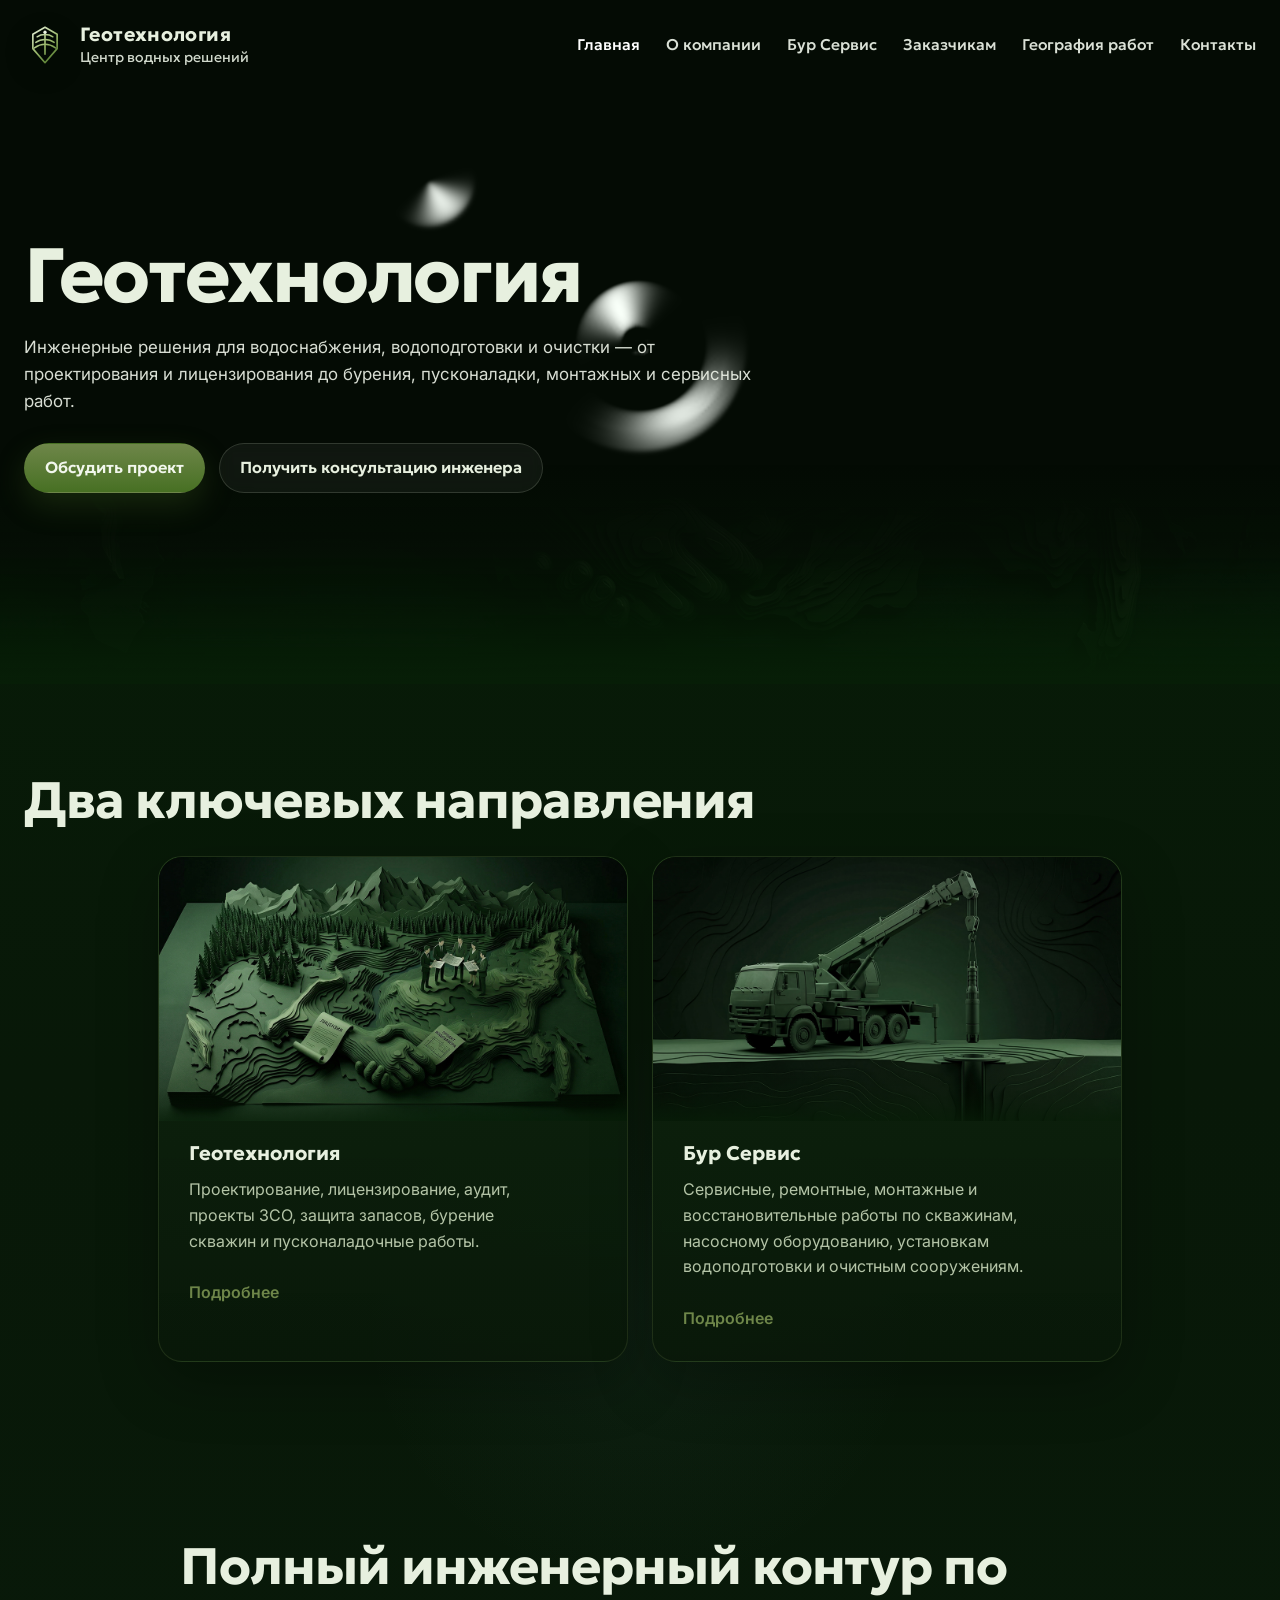
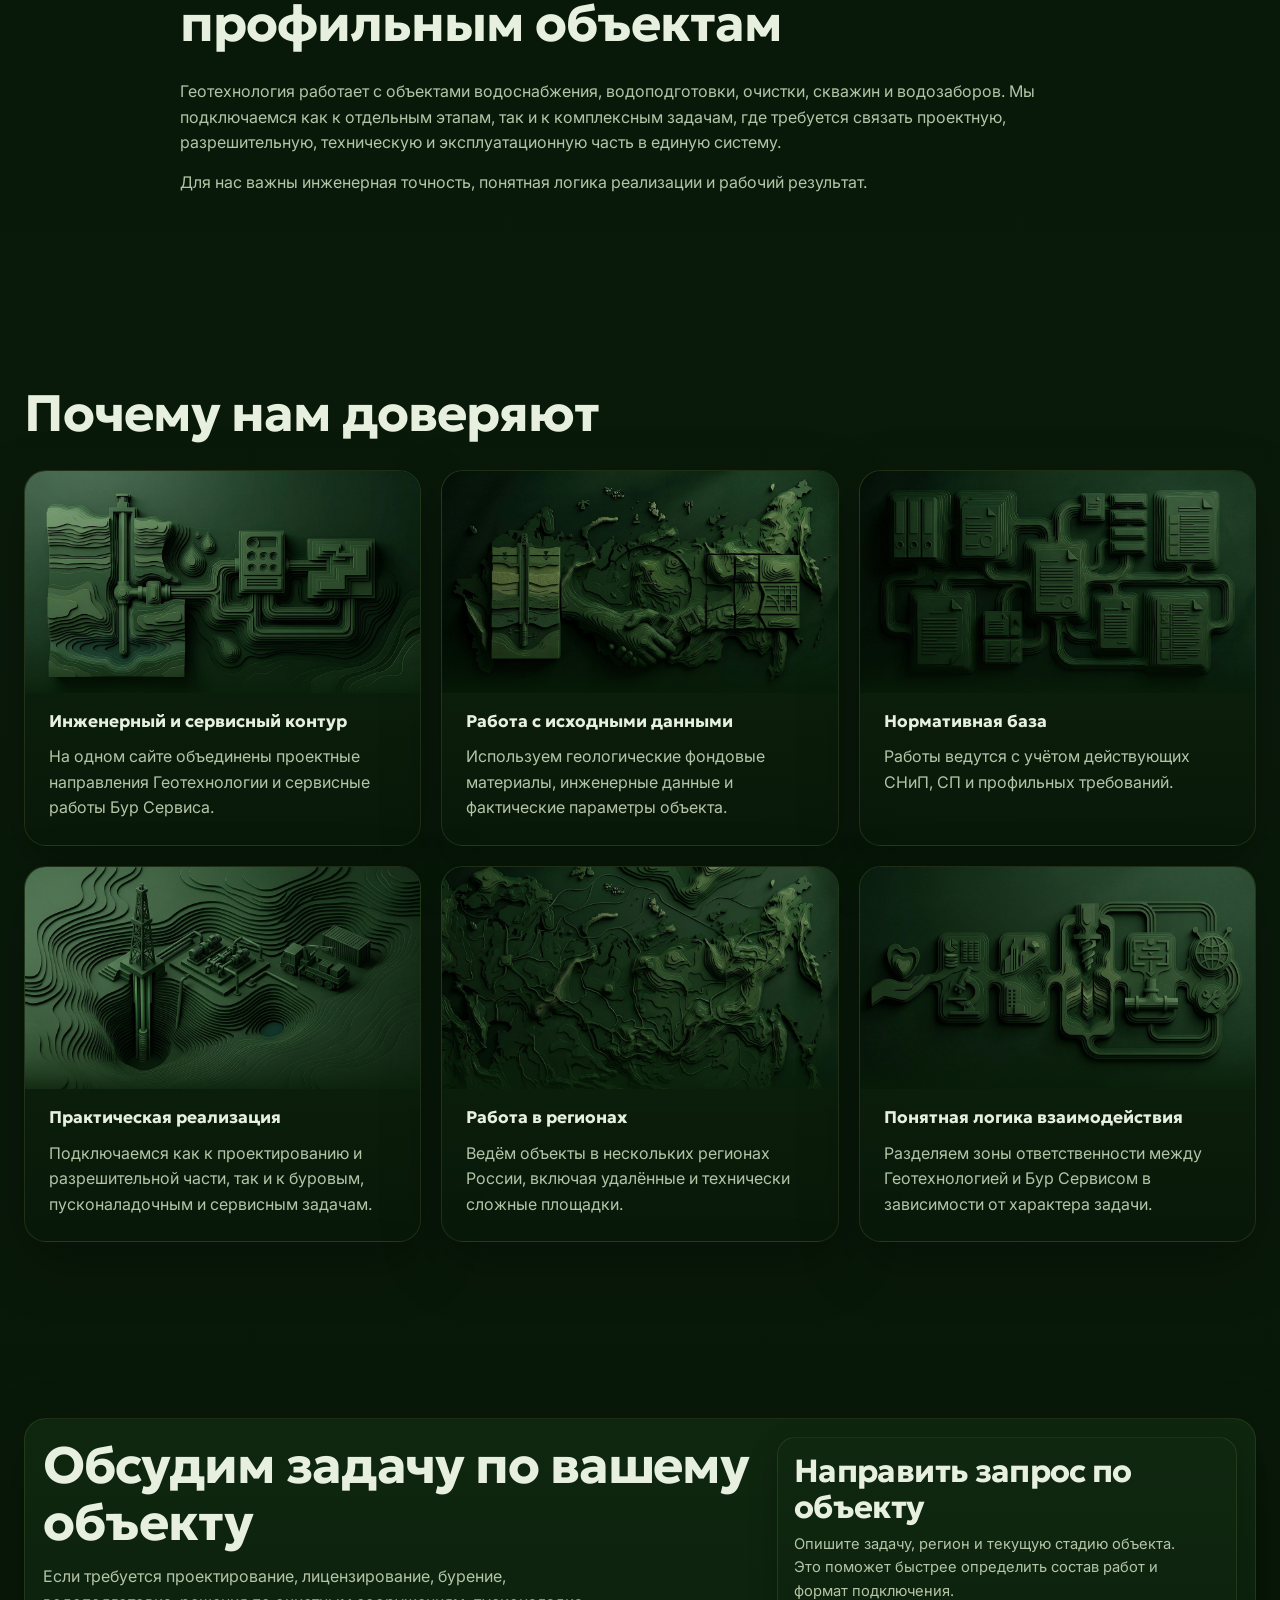
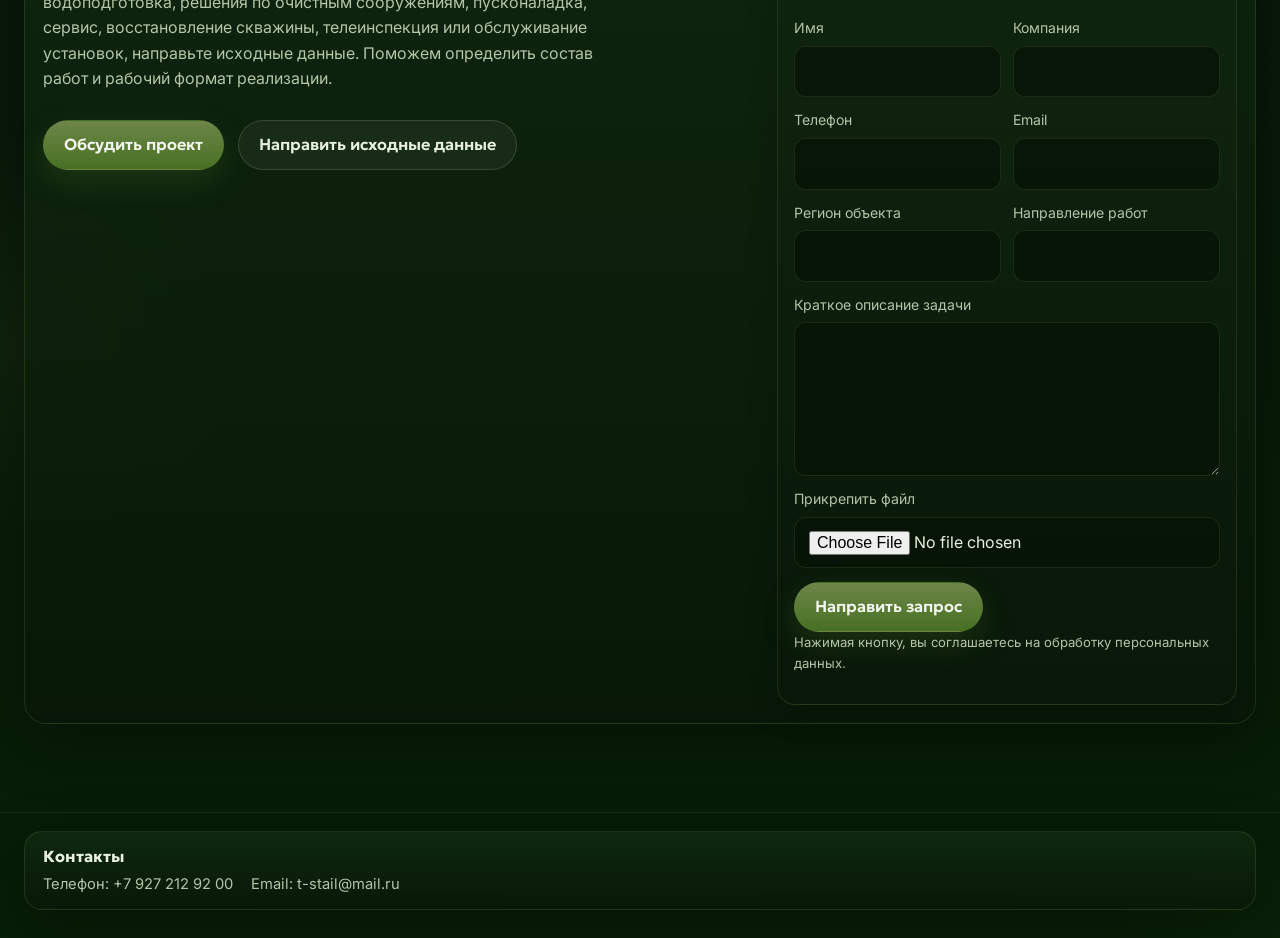
<file: index.html>
﻿<!doctype html>
<html lang="ru">
<head>
    <meta charset="utf-8" />
    <meta name="viewport" content="width=device-width, initial-scale=1" />
    <title>Геотехнология</title>
    <meta name='description' content='Инженерные решения для водоснабжения, водоподготовки и очистки. Проектирование, лицензирование, бурение, пусконаладочные и сервисные работы.' />
    <link rel='stylesheet' href='./assets/css/styles.css' />
</head>
<body class='page page-home' data-request-href='./contacts/index.html#request'>
    <header class='site-header'>
        <div class='container site-header__inner'>
            <a class='brand' href='./index.html'>
                <span class='brand__name'>Геотехнология</span>
                <span class='brand__tag'>Центр водных решений</span>
            </a>
            <button class='nav-toggle' type='button' aria-label='Open menu' data-nav-toggle>
                <span></span><span></span><span></span>
            </button>
            <nav class='site-nav' data-nav>
                <ul>
<li><a class='nav-link is-active' href='./index.html'>Главная</a></li>
<li><a class='nav-link' href='./about/index.html'>О компании</a></li>
<li><a class='nav-link' href='./bur-service/index.html'>Бур Сервис</a></li>
<li><a class='nav-link' href='./clients/index.html'>Заказчикам</a></li>
<li><a class='nav-link' href='./geography/index.html'>География работ</a></li>
<li><a class='nav-link' href='./contacts/index.html'>Контакты</a></li>
                </ul>
            </nav>
        </div>
    </header>
    <main>
<section id='home_hero' class='section hero hero--with-image'>
    <img class='hero__image' src='./assets/images/pages/home.png' alt='' aria-hidden='true' />
    <div class='hero__overlay'></div>
    <div class='container'>
        <div class='hero__content'>
            <h1>Геотехнология</h1>
            <p class='hero__subtitle'>Инженерные решения для водоснабжения, водоподготовки и очистки — от проектирования и лицензирования до бурения, пусконаладки, монтажных и сервисных работ.</p>
            <div class='actions'><a class='btn btn--primary' href='#request'>Обсудить проект</a><a class='btn btn--secondary' href='#request'>Получить консультацию инженера</a></div>
            
        </div>
    </div>
</section>
<section id='home_services' class='section'>
    <div class='container'>
        <div class='section-head'>
            <h2>Два ключевых направления</h2>
            
        </div>
        <div class='cards-grid'>
<article class='card'>
    <h3>Геотехнология</h3>
    <p>Проектирование, лицензирование, аудит, проекты ЗСО, защита запасов, бурение скважин и пусконаладочные работы.</p>
    <a class='card__link' href='./services/index.html'>&#1055;&#1086;&#1076;&#1088;&#1086;&#1073;&#1085;&#1077;&#1077;</a>
</article>
<article class='card'>
    <h3>Бур Сервис</h3>
    <p>Сервисные, ремонтные, монтажные и восстановительные работы по скважинам, насосному оборудованию, установкам водоподготовки и очистным сооружениям.</p>
    <a class='card__link' href='./bur-service/index.html'>&#1055;&#1086;&#1076;&#1088;&#1086;&#1073;&#1085;&#1077;&#1077;</a>
</article>
        </div>
    </div>
</section>
<section id='home_intro' class='section'>
    <div class='container narrow'>
        <div class='section-head'>
            <h2>Полный инженерный контур по профильным объектам</h2>
        </div>
        <div class='richtext'>
<p>Геотехнология работает с объектами водоснабжения, водоподготовки, очистки, скважин и водозаборов. Мы подключаемся как к отдельным этапам, так и к комплексным задачам, где требуется связать проектную, разрешительную, техническую и эксплуатационную часть в единую систему.</p>
<p>Для нас важны инженерная точность, понятная логика реализации и рабочий результат.</p>
        </div>
    </div>
</section>
<section id='home_features' class='section'>
    <div class='container'>
        <div class='section-head'>
            <h2>Почему нам доверяют</h2>
        </div>
        <div class='features-grid'>
<article class='feature-card'>
    <h3>Инженерный и сервисный контур</h3>
    <p>На одном сайте объединены проектные направления Геотехнологии и сервисные работы Бур Сервиса.</p>
</article>
<article class='feature-card'>
    <h3>Работа с исходными данными</h3>
    <p>Используем геологические фондовые материалы, инженерные данные и фактические параметры объекта.</p>
</article>
<article class='feature-card'>
    <h3>Нормативная база</h3>
    <p>Работы ведутся с учётом действующих СНиП, СП и профильных требований.</p>
</article>
<article class='feature-card'>
    <h3>Практическая реализация</h3>
    <p>Подключаемся как к проектированию и разрешительной части, так и к буровым, пусконаладочным и сервисным задачам.</p>
</article>
<article class='feature-card'>
    <h3>Работа в регионах</h3>
    <p>Ведём объекты в нескольких регионах России, включая удалённые и технически сложные площадки.</p>
</article>
<article class='feature-card'>
    <h3>Понятная логика взаимодействия</h3>
    <p>Разделяем зоны ответственности между Геотехнологией и Бур Сервисом в зависимости от характера задачи.</p>
</article>
        </div>
    </div>
</section>
<section id='home_final' class='section section--cta'>
    <div class='container'>
        <div class='cta-box'>
            <div class='cta-box__content'>
                <h2>Обсудим задачу по вашему объекту</h2>
                <p>Если требуется проектирование, лицензирование, бурение, водоподготовка, решения по очистным сооружениям, пусконаладка, сервис, восстановление скважины, телеинспекция или обслуживание установок, направьте исходные данные. Поможем определить состав работ и рабочий формат реализации.</p>
                <div class='actions'><a class='btn btn--primary' href='#request'>Обсудить проект</a><a class='btn btn--secondary' href='#request'>Направить исходные данные</a></div>
            </div>
            <div id='request' class='form-card'>
    <div class='form-card__head'>
        <h3>Направить запрос по объекту</h3>
        <p>Опишите задачу, регион и текущую стадию объекта. Это поможет быстрее определить состав работ и формат подключения.</p>
    </div>
    <form class='site-form' data-demo-submit='true'>
        <div class='form-grid'>
<div class='form-field'>
    <label for='name'>Имя</label>
    <input id='name' name='name' type='text' required />
</div>
<div class='form-field'>
    <label for='company'>Компания</label>
    <input id='company' name='company' type='text' />
</div>
<div class='form-field'>
    <label for='phone'>Телефон</label>
    <input id='phone' name='phone' type='tel' required />
</div>
<div class='form-field'>
    <label for='email'>Email</label>
    <input id='email' name='email' type='email' />
</div>
<div class='form-field'>
    <label for='region'>Регион объекта</label>
    <input id='region' name='region' type='text' />
</div>
<div class='form-field'>
    <label for='service'>Направление работ</label>
    <input id='service' name='service' type='text' />
</div>
<div class='form-field form-field--full'>
    <label for='message'>Краткое описание задачи</label>
    <textarea id='message' name='message' rows='5' required></textarea>
</div>
<div class='form-field form-field--full'>
    <label for='file'>Прикрепить файл</label>
    <input id='file' name='file' type='file' />
</div>
        </div>
        <div class='form-actions'>
            <button class='btn btn--primary' type='submit'>Направить запрос</button>
            <p class='form-consent'>Нажимая кнопку, вы соглашаетесь на обработку персональных данных.</p>
        </div>
    </form>
</div>
        </div>
    </div>
</section>
    </main>
    <footer class='site-footer'>
        <div class='container site-footer__grid'>
            <div>
                <div class='brand brand--footer'>
                    <span class='brand__name'>Геотехнология</span>
                </div>
                <p class='footer-text'>Инженерные решения для водоснабжения, водоподготовки, очистных сооружений, бурения и сервисного сопровождения.</p>
            </div>
            <div>
                <h3>&#1053;&#1072;&#1074;&#1080;&#1075;&#1072;&#1094;&#1080;&#1103;</h3>
                <ul class='footer-list'>
<li><a class='nav-link is-active' href='./index.html'>Главная</a></li>
<li><a class='nav-link' href='./about/index.html'>О компании</a></li>
<li><a class='nav-link' href='./bur-service/index.html'>Бур Сервис</a></li>
<li><a class='nav-link' href='./clients/index.html'>Заказчикам</a></li>
<li><a class='nav-link' href='./geography/index.html'>География работ</a></li>
<li><a class='nav-link' href='./contacts/index.html'>Контакты</a></li>
                </ul>
            </div>
            <div>
                <h3>&#1050;&#1086;&#1085;&#1090;&#1072;&#1082;&#1090;&#1099;</h3>
                <ul class='footer-list'>
<li>&#1058;&#1077;&#1083;&#1077;&#1092;&#1086;&#1085;: +7 927 212 92 00</li>
<li>Email: t-stail@mail.ru</li>
                </ul>
            </div>
        </div>
    </footer>
    <script src='./assets/js/site.js'></script>
</body>
</html>
</file>
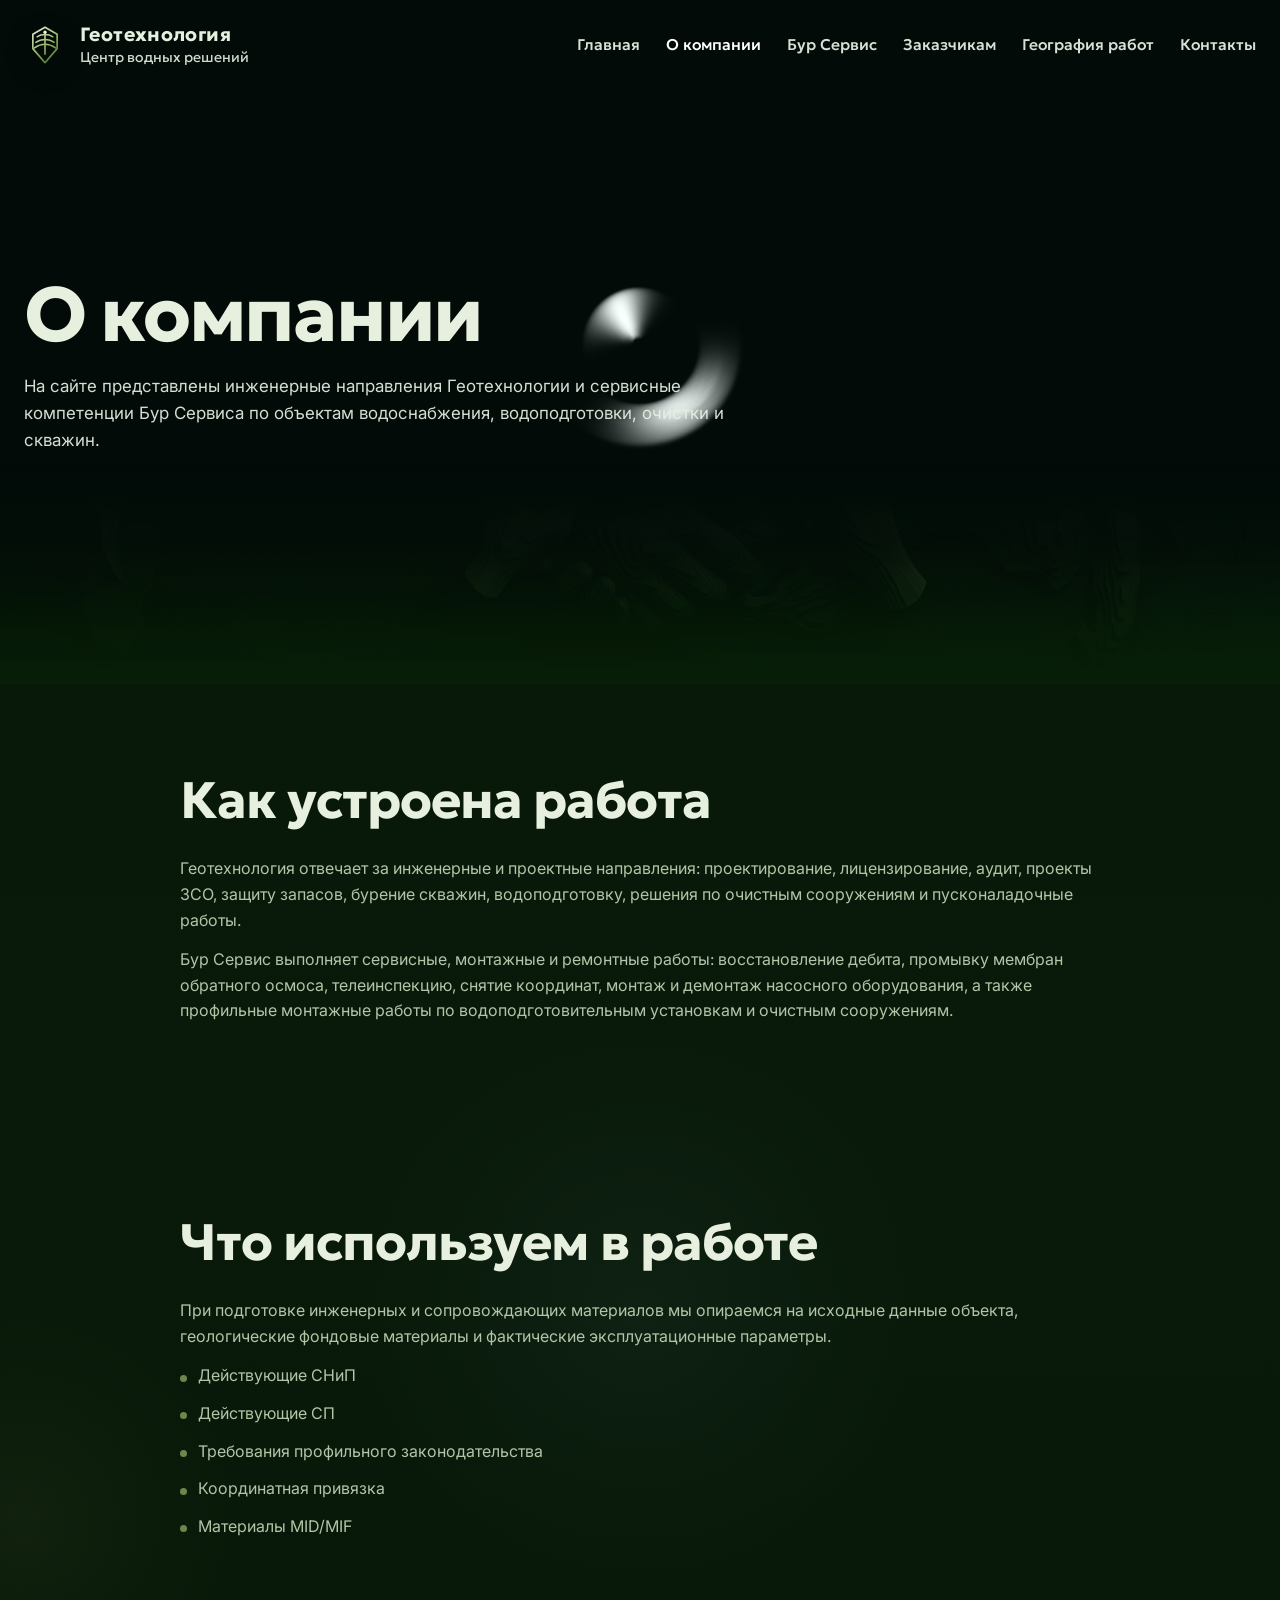
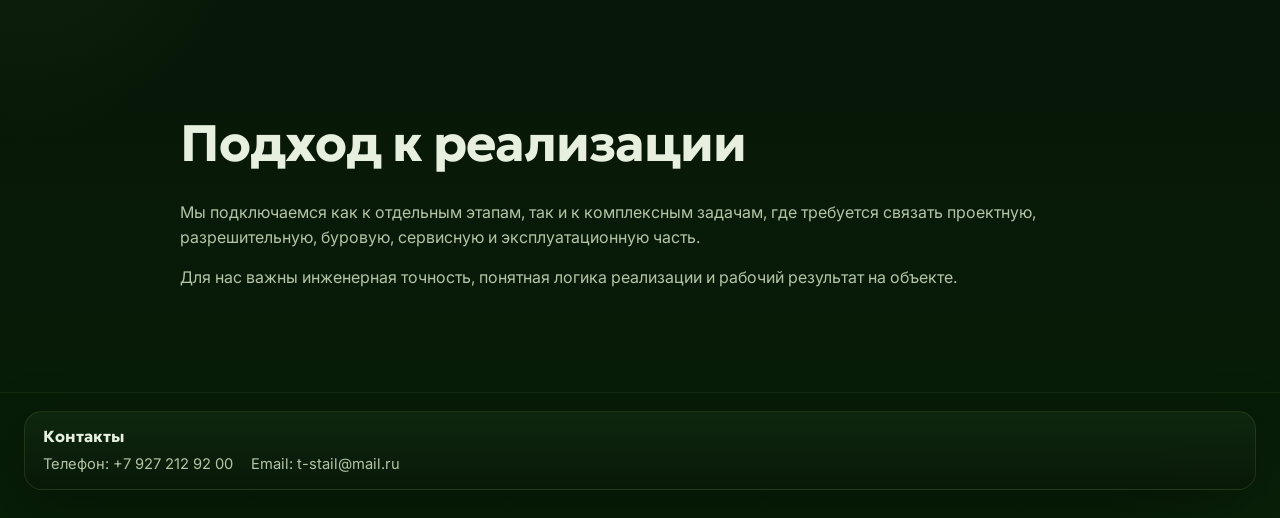
<file: about/index.html>
﻿<!doctype html>
<html lang="ru">
<head>
    <meta charset="utf-8" />
    <meta name="viewport" content="width=device-width, initial-scale=1" />
    <title>О компании Геотехнология</title>
    <meta name='description' content='Геотехнология и Бур Сервис — инженерные, буровые и сервисные решения для объектов водоснабжения и водоподготовки.' />
    <link rel='stylesheet' href='../assets/css/styles.css' />
</head>
<body class='page page-about' data-request-href='../contacts/index.html#request'>
    <header class='site-header'>
        <div class='container site-header__inner'>
            <a class='brand' href='../index.html'>
                <span class='brand__name'>Геотехнология</span>
                <span class='brand__tag'>Центр водных решений</span>
            </a>
            <button class='nav-toggle' type='button' aria-label='Open menu' data-nav-toggle>
                <span></span><span></span><span></span>
            </button>
            <nav class='site-nav' data-nav>
                <ul>
<li><a class='nav-link' href='../index.html'>Главная</a></li>
<li><a class='nav-link is-active' href='../about/index.html'>О компании</a></li>
<li><a class='nav-link' href='../bur-service/index.html'>Бур Сервис</a></li>
<li><a class='nav-link' href='../clients/index.html'>Заказчикам</a></li>
<li><a class='nav-link' href='../geography/index.html'>География работ</a></li>
<li><a class='nav-link' href='../contacts/index.html'>Контакты</a></li>
                </ul>
            </nav>
        </div>
    </header>
    <main>
<section id='about_hero' class='section hero hero--with-image'>
    <img class='hero__image' src='../assets/images/pages/about.png' alt='' aria-hidden='true' />
    <div class='hero__overlay'></div>
    <div class='container'>
        <div class='hero__content'>
            <h1>О компании</h1>
            <p class='hero__subtitle'>На сайте представлены инженерные направления Геотехнологии и сервисные компетенции Бур Сервиса по объектам водоснабжения, водоподготовки, очистки и скважин.</p>
            
            
        </div>
    </div>
</section>
<section id='about_text_1' class='section'>
    <div class='container narrow'>
        <div class='section-head'>
            <h2>Как устроена работа</h2>
        </div>
        <div class='richtext'>
<p>Геотехнология отвечает за инженерные и проектные направления: проектирование, лицензирование, аудит, проекты ЗСО, защиту запасов, бурение скважин, водоподготовку, решения по очистным сооружениям и пусконаладочные работы.</p>
<p>Бур Сервис выполняет сервисные, монтажные и ремонтные работы: восстановление дебита, промывку мембран обратного осмоса, телеинспекцию, снятие координат, монтаж и демонтаж насосного оборудования, а также профильные монтажные работы по водоподготовительным установкам и очистным сооружениям.</p>
        </div>
    </div>
</section>
<section id='about_text_2' class='section'>
    <div class='container narrow'>
        <div class='section-head'>
            <h2>Что используем в работе</h2>
        </div>
        <div class='richtext'>
<p>При подготовке инженерных и сопровождающих материалов мы опираемся на исходные данные объекта, геологические фондовые материалы и фактические эксплуатационные параметры.</p>
            <ul class='bullet-list'>
<li>Действующие СНиП</li>
<li>Действующие СП</li>
<li>Требования профильного законодательства</li>
<li>Координатная привязка</li>
<li>Материалы MID/MIF</li>
            </ul>
        </div>
    </div>
</section>
<section id='about_text_3' class='section'>
    <div class='container narrow'>
        <div class='section-head'>
            <h2>Подход к реализации</h2>
        </div>
        <div class='richtext'>
<p>Мы подключаемся как к отдельным этапам, так и к комплексным задачам, где требуется связать проектную, разрешительную, буровую, сервисную и эксплуатационную часть.</p>
<p>Для нас важны инженерная точность, понятная логика реализации и рабочий результат на объекте.</p>
        </div>
    </div>
</section>
    </main>
    <footer class='site-footer'>
        <div class='container site-footer__grid'>
            <div>
                <div class='brand brand--footer'>
                    <span class='brand__name'>Геотехнология</span>
                </div>
                <p class='footer-text'>Инженерные решения для водоснабжения, водоподготовки, очистных сооружений, бурения и сервисного сопровождения.</p>
            </div>
            <div>
                <h3>&#1053;&#1072;&#1074;&#1080;&#1075;&#1072;&#1094;&#1080;&#1103;</h3>
                <ul class='footer-list'>
<li><a class='nav-link' href='../index.html'>Главная</a></li>
<li><a class='nav-link is-active' href='../about/index.html'>О компании</a></li>
<li><a class='nav-link' href='../bur-service/index.html'>Бур Сервис</a></li>
<li><a class='nav-link' href='../clients/index.html'>Заказчикам</a></li>
<li><a class='nav-link' href='../geography/index.html'>География работ</a></li>
<li><a class='nav-link' href='../contacts/index.html'>Контакты</a></li>
                </ul>
            </div>
            <div>
                <h3>&#1050;&#1086;&#1085;&#1090;&#1072;&#1082;&#1090;&#1099;</h3>
                <ul class='footer-list'>
<li>&#1058;&#1077;&#1083;&#1077;&#1092;&#1086;&#1085;: +7 927 212 92 00</li>
<li>Email: t-stail@mail.ru</li>
                </ul>
            </div>
        </div>
    </footer>
    <script src='../assets/js/site.js'></script>
</body>
</html>
</file>
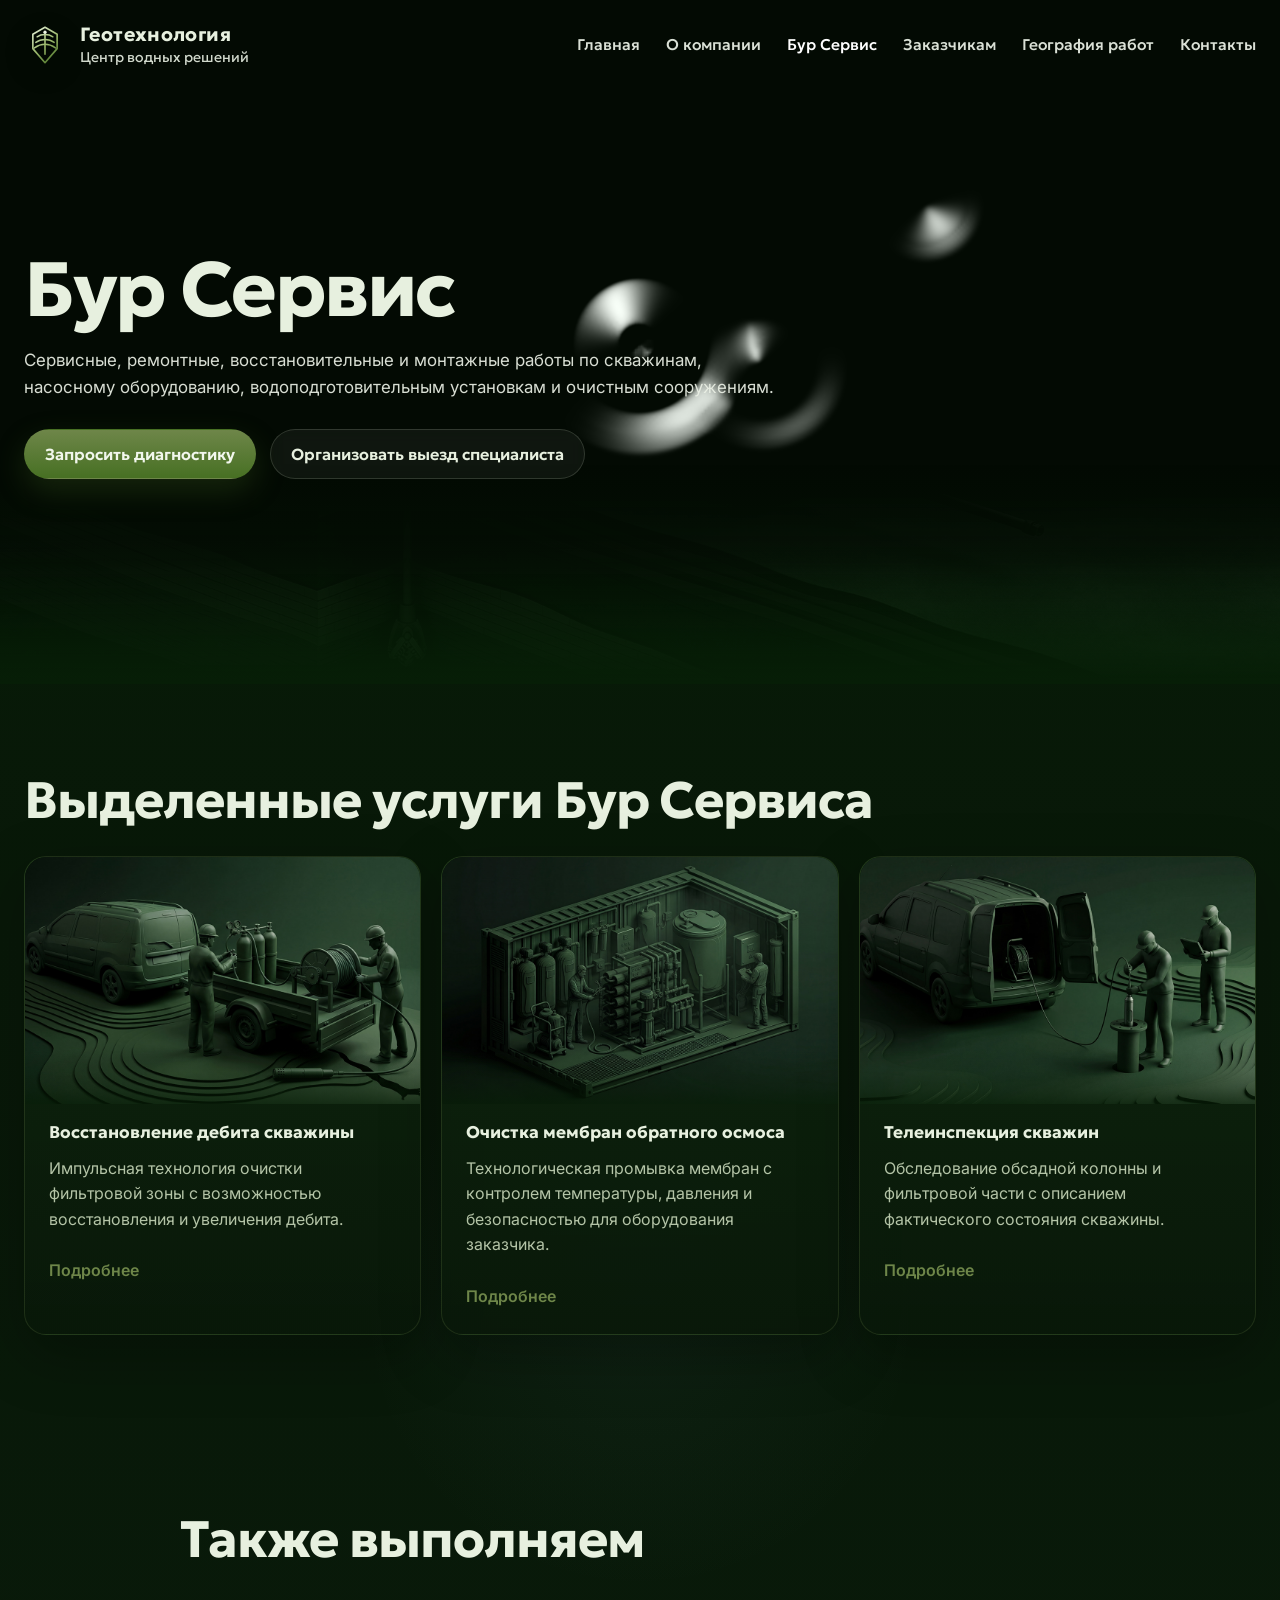
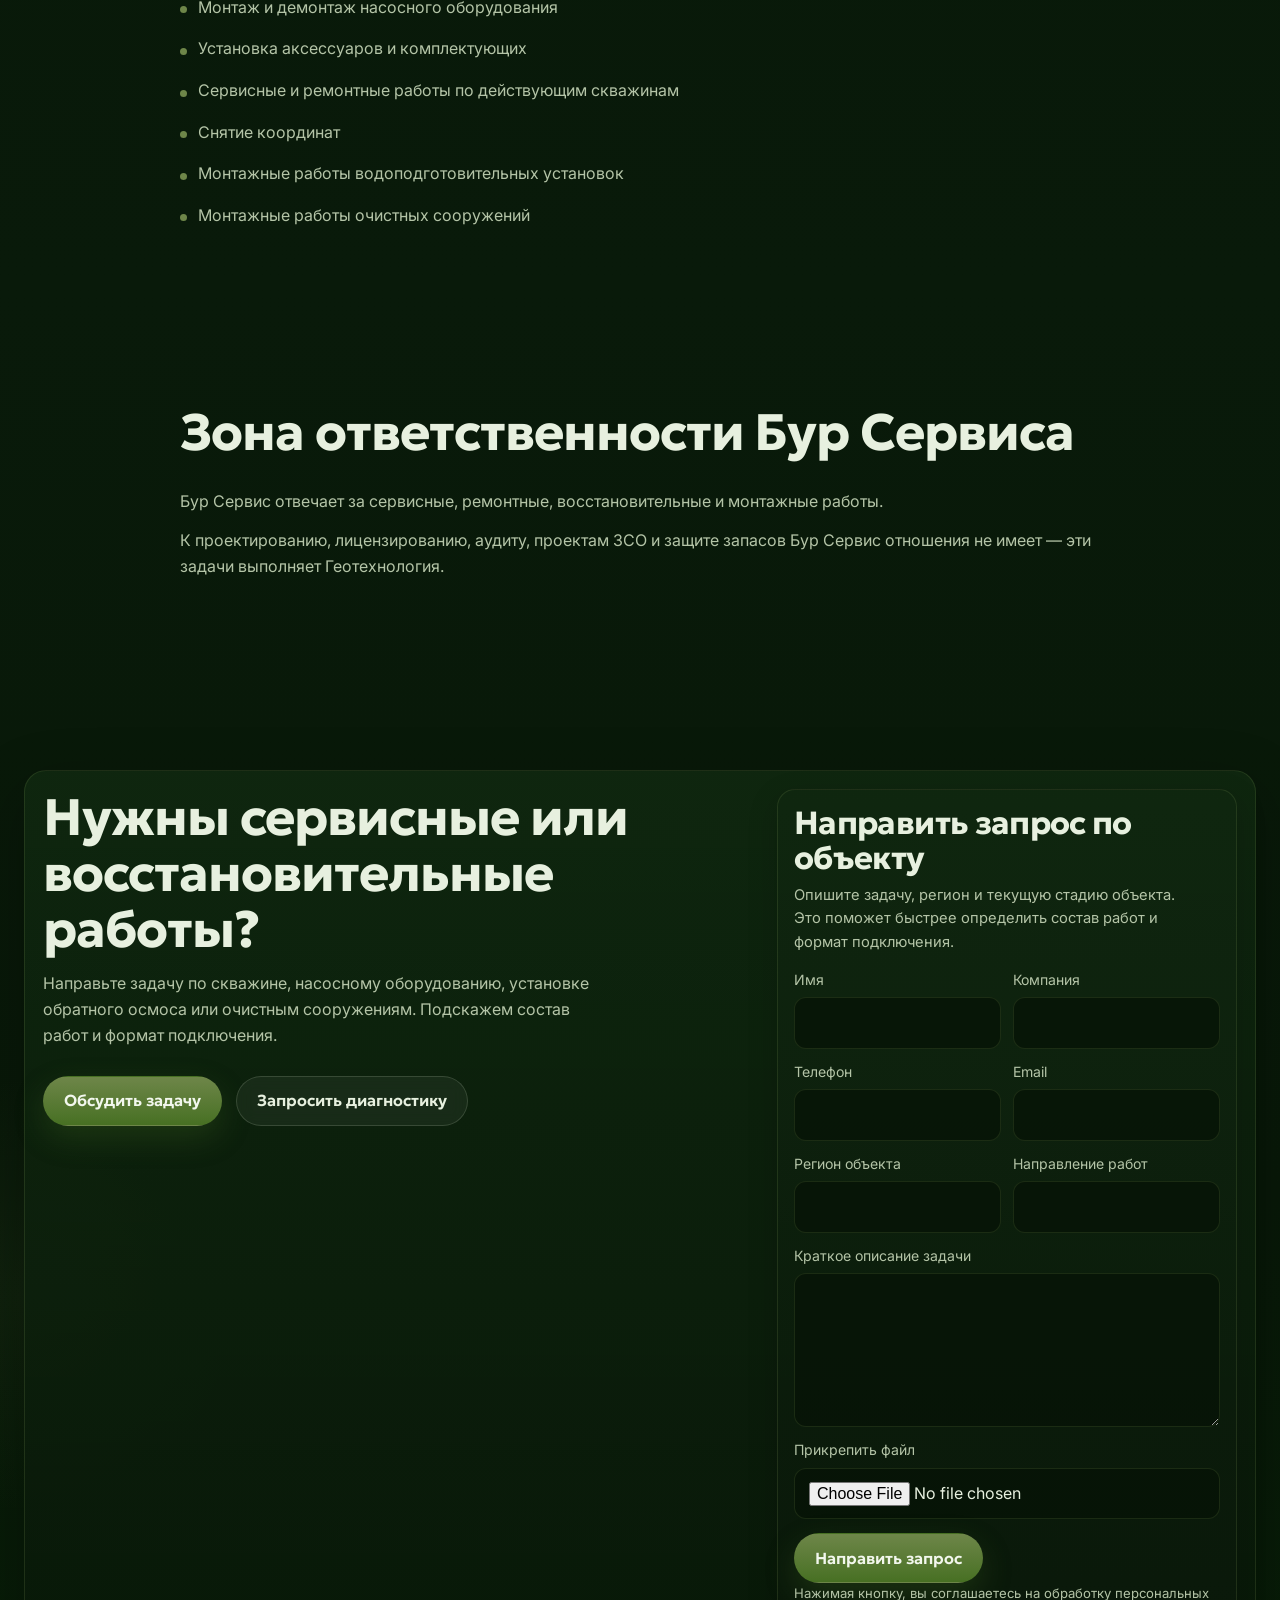
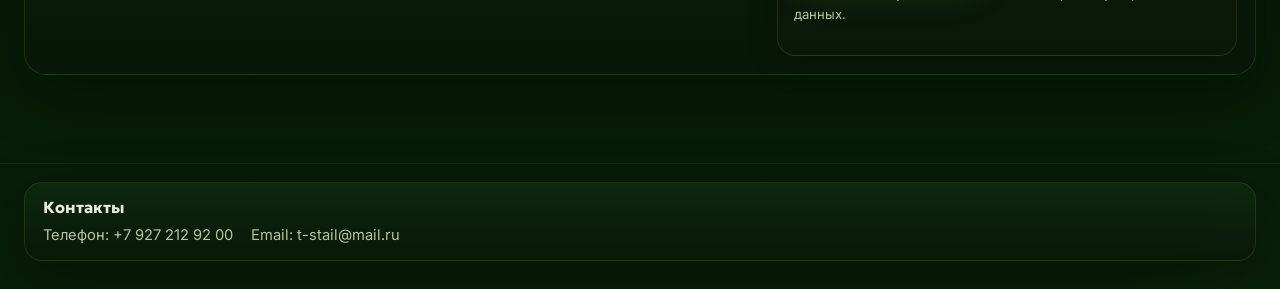
<file: bur-service/index.html>
﻿<!doctype html>
<html lang="ru">
<head>
    <meta charset="utf-8" />
    <meta name="viewport" content="width=device-width, initial-scale=1" />
    <title>Бур Сервис</title>
    <meta name='description' content='Сервисные, ремонтные, восстановительные и монтажные работы по скважинам, насосному оборудованию, водоподготовке и очистным сооружениям.' />
    <link rel='stylesheet' href='../assets/css/styles.css' />
</head>
<body class='page page-bur_service' data-request-href='../contacts/index.html#request'>
    <header class='site-header'>
        <div class='container site-header__inner'>
            <a class='brand' href='../index.html'>
                <span class='brand__name'>Геотехнология</span>
                <span class='brand__tag'>Центр водных решений</span>
            </a>
            <button class='nav-toggle' type='button' aria-label='Open menu' data-nav-toggle>
                <span></span><span></span><span></span>
            </button>
            <nav class='site-nav' data-nav>
                <ul>
<li><a class='nav-link' href='../index.html'>Главная</a></li>
<li><a class='nav-link' href='../about/index.html'>О компании</a></li>
<li><a class='nav-link is-active' href='../bur-service/index.html'>Бур Сервис</a></li>
<li><a class='nav-link' href='../clients/index.html'>Заказчикам</a></li>
<li><a class='nav-link' href='../geography/index.html'>География работ</a></li>
<li><a class='nav-link' href='../contacts/index.html'>Контакты</a></li>
                </ul>
            </nav>
        </div>
    </header>
    <main>
<section id='bur_service_hero' class='section hero hero--with-image'>
    <img class='hero__image' src='../assets/images/pages/bur_service.png' alt='' aria-hidden='true' />
    <div class='hero__overlay'></div>
    <div class='container'>
        <div class='hero__content'>
            <h1>Бур Сервис</h1>
            <p class='hero__subtitle'>Сервисные, ремонтные, восстановительные и монтажные работы по скважинам, насосному оборудованию, водоподготовительным установкам и очистным сооружениям.</p>
            <div class='actions'><a class='btn btn--primary' href='#request'>Запросить диагностику</a><a class='btn btn--secondary' href='#request'>Организовать выезд специалиста</a></div>
            
        </div>
    </div>
</section>
<section id='bur_service_cards' class='section'>
    <div class='container'>
        <div class='section-head'>
            <h2>Выделенные услуги Бур Сервиса</h2>
            
        </div>
        <div class='cards-grid'>
<article class='card'>
    <h3>Восстановление дебита скважины</h3>
    <p>Импульсная технология очистки фильтровой зоны с возможностью восстановления и увеличения дебита.</p>
    <a class='card__link' href='../bur-service/debit-recovery/index.html'>&#1055;&#1086;&#1076;&#1088;&#1086;&#1073;&#1085;&#1077;&#1077;</a>
</article>
<article class='card'>
    <h3>Очистка мембран обратного осмоса</h3>
    <p>Технологическая промывка мембран с контролем температуры, давления и безопасностью для оборудования заказчика.</p>
    <a class='card__link' href='../bur-service/reverse-osmosis-membrane-cleaning/index.html'>&#1055;&#1086;&#1076;&#1088;&#1086;&#1073;&#1085;&#1077;&#1077;</a>
</article>
<article class='card'>
    <h3>Телеинспекция скважин</h3>
    <p>Обследование обсадной колонны и фильтровой части с описанием фактического состояния скважины.</p>
    <a class='card__link' href='../bur-service/well-teleinspection/index.html'>&#1055;&#1086;&#1076;&#1088;&#1086;&#1073;&#1085;&#1077;&#1077;</a>
</article>
        </div>
    </div>
</section>
<section id='bur_service_scope' class='section'>
    <div class='container narrow'>
        <div class='section-head'>
            <h2>Также выполняем</h2>
            
        </div>
        <ul class='bullet-list bullet-list--large'>
<li>Монтаж и демонтаж насосного оборудования</li>
<li>Установка аксессуаров и комплектующих</li>
<li>Сервисные и ремонтные работы по действующим скважинам</li>
<li>Снятие координат</li>
<li>Монтажные работы водоподготовительных установок</li>
<li>Монтажные работы очистных сооружений</li>
        </ul>
    </div>
</section>
<section id='bur_service_text_1' class='section'>
    <div class='container narrow'>
        <div class='section-head'>
            <h2>Зона ответственности Бур Сервиса</h2>
        </div>
        <div class='richtext'>
<p>Бур Сервис отвечает за сервисные, ремонтные, восстановительные и монтажные работы.</p>
<p>К проектированию, лицензированию, аудиту, проектам ЗСО и защите запасов Бур Сервис отношения не имеет — эти задачи выполняет Геотехнология.</p>
        </div>
    </div>
</section>
<section id='bur_service_cta' class='section section--cta'>
    <div class='container'>
        <div class='cta-box'>
            <div class='cta-box__content'>
                <h2>Нужны сервисные или восстановительные работы?</h2>
                <p>Направьте задачу по скважине, насосному оборудованию, установке обратного осмоса или очистным сооружениям. Подскажем состав работ и формат подключения.</p>
                <div class='actions'><a class='btn btn--primary' href='#request'>Обсудить задачу</a><a class='btn btn--secondary' href='#request'>Запросить диагностику</a></div>
            </div>
            <div id='request' class='form-card'>
    <div class='form-card__head'>
        <h3>Направить запрос по объекту</h3>
        <p>Опишите задачу, регион и текущую стадию объекта. Это поможет быстрее определить состав работ и формат подключения.</p>
    </div>
    <form class='site-form' data-demo-submit='true'>
        <div class='form-grid'>
<div class='form-field'>
    <label for='name'>Имя</label>
    <input id='name' name='name' type='text' required />
</div>
<div class='form-field'>
    <label for='company'>Компания</label>
    <input id='company' name='company' type='text' />
</div>
<div class='form-field'>
    <label for='phone'>Телефон</label>
    <input id='phone' name='phone' type='tel' required />
</div>
<div class='form-field'>
    <label for='email'>Email</label>
    <input id='email' name='email' type='email' />
</div>
<div class='form-field'>
    <label for='region'>Регион объекта</label>
    <input id='region' name='region' type='text' />
</div>
<div class='form-field'>
    <label for='service'>Направление работ</label>
    <input id='service' name='service' type='text' />
</div>
<div class='form-field form-field--full'>
    <label for='message'>Краткое описание задачи</label>
    <textarea id='message' name='message' rows='5' required></textarea>
</div>
<div class='form-field form-field--full'>
    <label for='file'>Прикрепить файл</label>
    <input id='file' name='file' type='file' />
</div>
        </div>
        <div class='form-actions'>
            <button class='btn btn--primary' type='submit'>Направить запрос</button>
            <p class='form-consent'>Нажимая кнопку, вы соглашаетесь на обработку персональных данных.</p>
        </div>
    </form>
</div>
        </div>
    </div>
</section>
    </main>
    <footer class='site-footer'>
        <div class='container site-footer__grid'>
            <div>
                <div class='brand brand--footer'>
                    <span class='brand__name'>Геотехнология</span>
                </div>
                <p class='footer-text'>Инженерные решения для водоснабжения, водоподготовки, очистных сооружений, бурения и сервисного сопровождения.</p>
            </div>
            <div>
                <h3>&#1053;&#1072;&#1074;&#1080;&#1075;&#1072;&#1094;&#1080;&#1103;</h3>
                <ul class='footer-list'>
<li><a class='nav-link' href='../index.html'>Главная</a></li>
<li><a class='nav-link' href='../about/index.html'>О компании</a></li>
<li><a class='nav-link is-active' href='../bur-service/index.html'>Бур Сервис</a></li>
<li><a class='nav-link' href='../clients/index.html'>Заказчикам</a></li>
<li><a class='nav-link' href='../geography/index.html'>География работ</a></li>
<li><a class='nav-link' href='../contacts/index.html'>Контакты</a></li>
                </ul>
            </div>
            <div>
                <h3>&#1050;&#1086;&#1085;&#1090;&#1072;&#1082;&#1090;&#1099;</h3>
                <ul class='footer-list'>
<li>&#1058;&#1077;&#1083;&#1077;&#1092;&#1086;&#1085;: +7 927 212 92 00</li>
<li>Email: t-stail@mail.ru</li>
                </ul>
            </div>
        </div>
    </footer>
    <script src='../assets/js/site.js'></script>
</body>
</html>
</file>
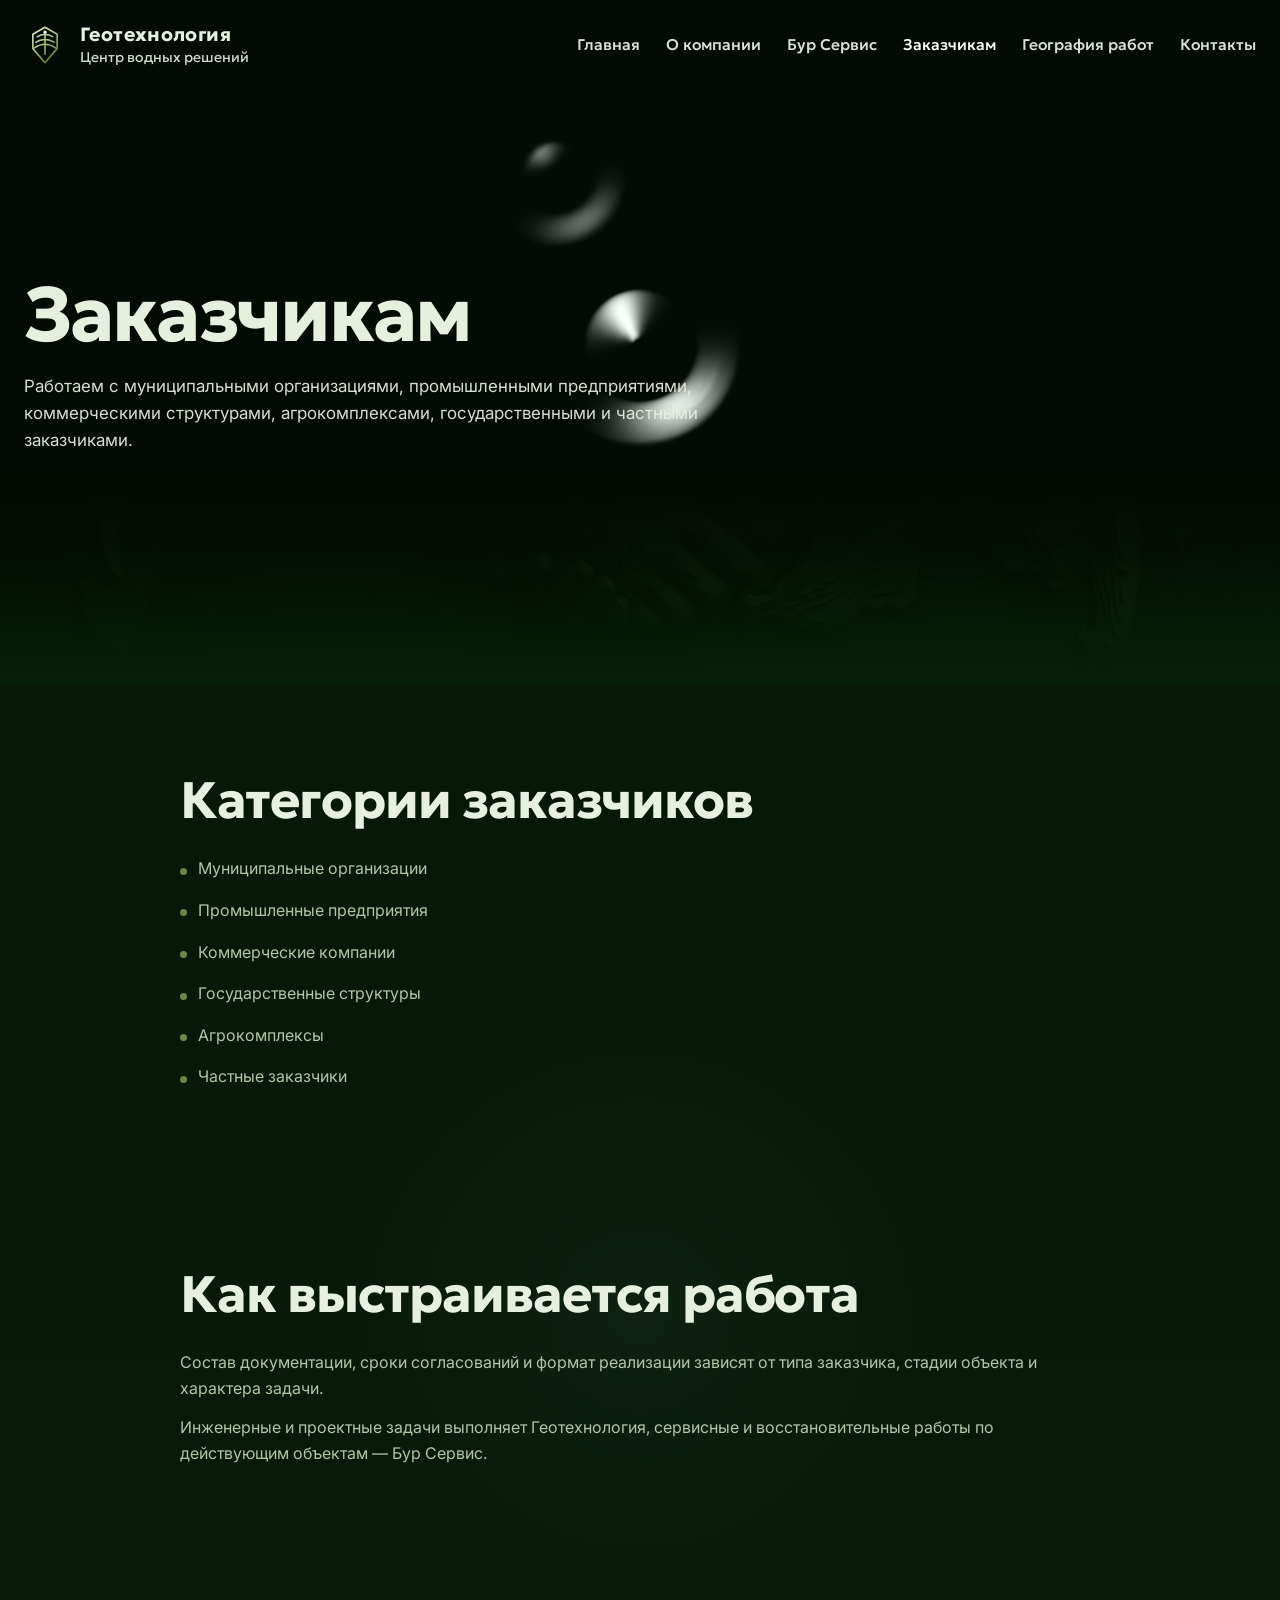
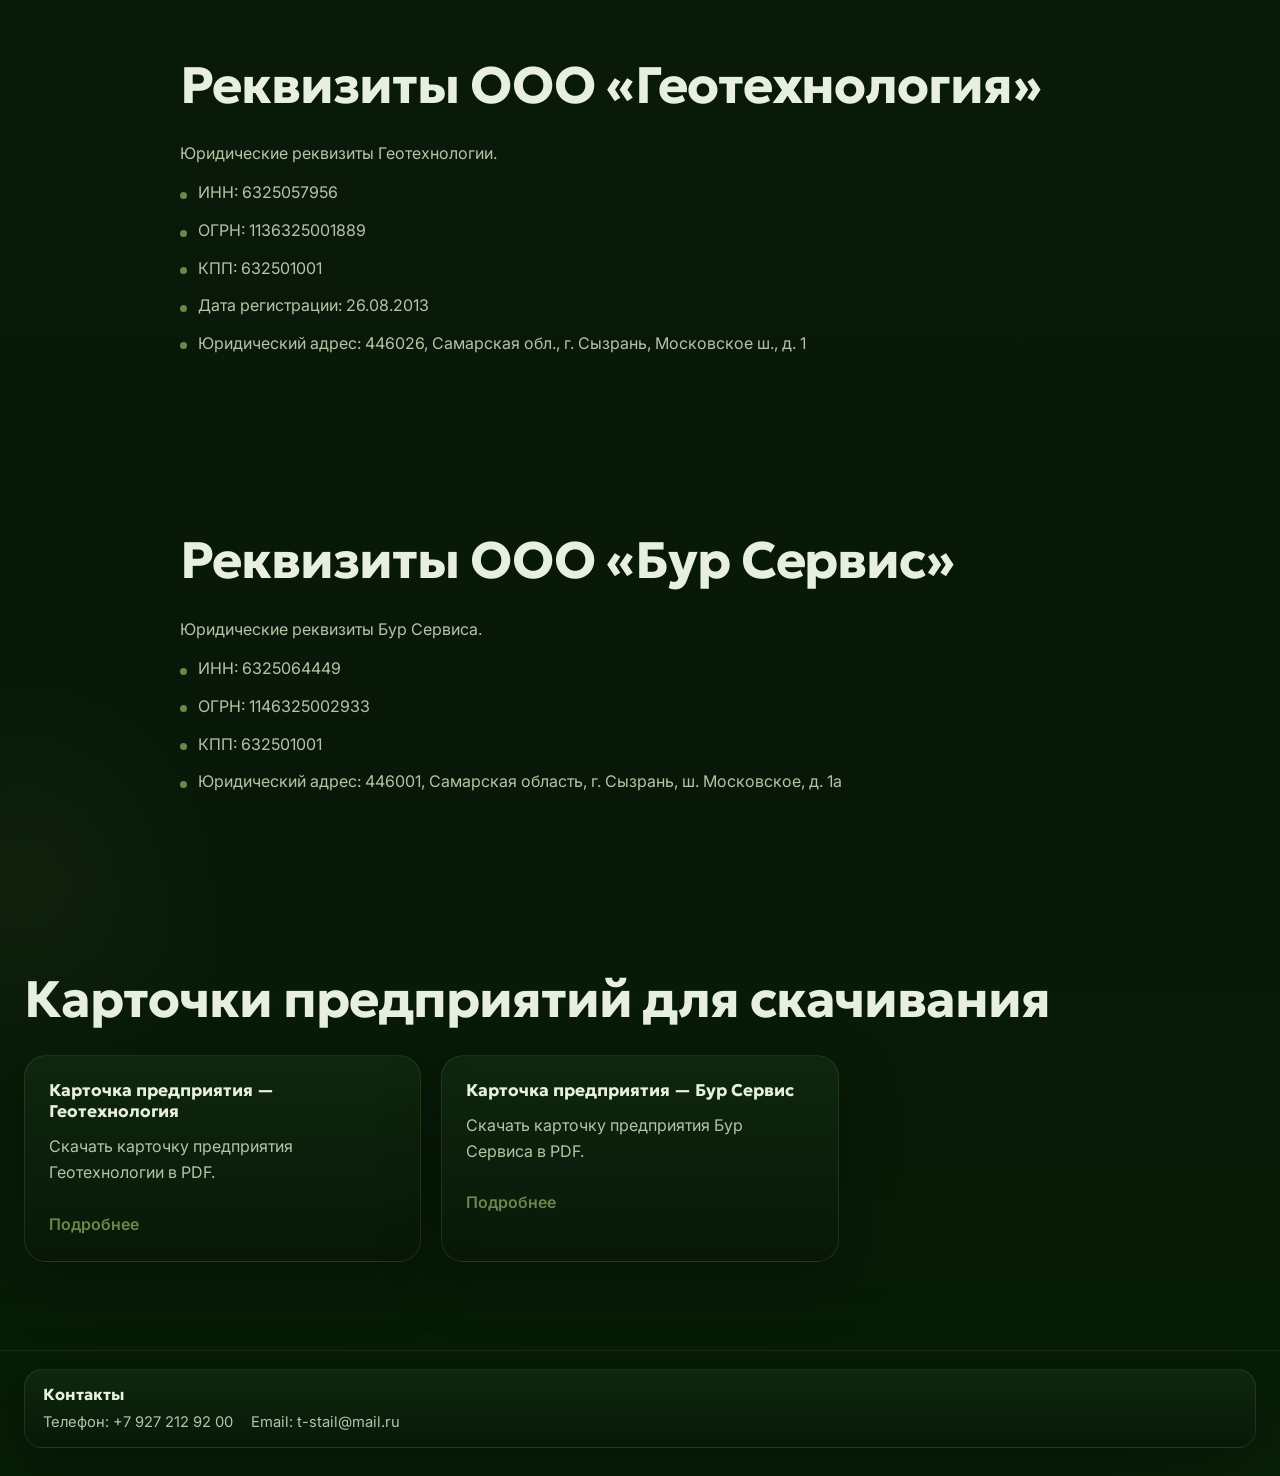
<file: clients/index.html>
﻿<!doctype html>
<html lang="ru">
<head>
    <meta charset="utf-8" />
    <meta name="viewport" content="width=device-width, initial-scale=1" />
    <title>Заказчикам</title>
    <meta name='description' content='Работаем с муниципальными, промышленными, коммерческими и частными заказчиками.' />
    <link rel='stylesheet' href='../assets/css/styles.css' />
</head>
<body class='page page-clients' data-request-href='../contacts/index.html#request'>
    <header class='site-header'>
        <div class='container site-header__inner'>
            <a class='brand' href='../index.html'>
                <span class='brand__name'>Геотехнология</span>
                <span class='brand__tag'>Центр водных решений</span>
            </a>
            <button class='nav-toggle' type='button' aria-label='Open menu' data-nav-toggle>
                <span></span><span></span><span></span>
            </button>
            <nav class='site-nav' data-nav>
                <ul>
<li><a class='nav-link' href='../index.html'>Главная</a></li>
<li><a class='nav-link' href='../about/index.html'>О компании</a></li>
<li><a class='nav-link' href='../bur-service/index.html'>Бур Сервис</a></li>
<li><a class='nav-link is-active' href='../clients/index.html'>Заказчикам</a></li>
<li><a class='nav-link' href='../geography/index.html'>География работ</a></li>
<li><a class='nav-link' href='../contacts/index.html'>Контакты</a></li>
                </ul>
            </nav>
        </div>
    </header>
    <main>
<section id='clients_hero' class='section hero hero--with-image'>
    <img class='hero__image' src='../assets/images/pages/clients.png' alt='' aria-hidden='true' />
    <div class='hero__overlay'></div>
    <div class='container'>
        <div class='hero__content'>
            <h1>Заказчикам</h1>
            <p class='hero__subtitle'>Работаем с муниципальными организациями, промышленными предприятиями, коммерческими структурами, агрокомплексами, государственными и частными заказчиками.</p>
            
            
        </div>
    </div>
</section>
<section id='clients_list_1' class='section'>
    <div class='container narrow'>
        <div class='section-head'>
            <h2>Категории заказчиков</h2>
            
        </div>
        <ul class='bullet-list bullet-list--large'>
<li>Муниципальные организации</li>
<li>Промышленные предприятия</li>
<li>Коммерческие компании</li>
<li>Государственные структуры</li>
<li>Агрокомплексы</li>
<li>Частные заказчики</li>
        </ul>
    </div>
</section>
<section id='clients_text_1' class='section'>
    <div class='container narrow'>
        <div class='section-head'>
            <h2>Как выстраивается работа</h2>
        </div>
        <div class='richtext'>
<p>Состав документации, сроки согласований и формат реализации зависят от типа заказчика, стадии объекта и характера задачи.</p>
<p>Инженерные и проектные задачи выполняет Геотехнология, сервисные и восстановительные работы по действующим объектам — Бур Сервис.</p>
        </div>
    </div>
</section>
<section id='clients_req_geo' class='section'>
    <div class='container narrow'>
        <div class='section-head'>
            <h2>Реквизиты ООО &#171;Геотехнология&#187;</h2>
        </div>
        <div class='richtext'>
<p>Юридические реквизиты Геотехнологии.</p>
            <ul class='bullet-list'>
<li>ИНН: 6325057956</li>
<li>ОГРН: 1136325001889</li>
<li>КПП: 632501001</li>
<li>Дата регистрации: 26.08.2013</li>
<li>Юридический адрес: 446026, Самарская обл., г. Сызрань, Московское ш., д. 1</li>
            </ul>
        </div>
    </div>
</section>
<section id='clients_req_bur' class='section'>
    <div class='container narrow'>
        <div class='section-head'>
            <h2>Реквизиты ООО &#171;Бур Сервис&#187;</h2>
        </div>
        <div class='richtext'>
<p>Юридические реквизиты Бур Сервиса.</p>
            <ul class='bullet-list'>
<li>ИНН: 6325064449</li>
<li>ОГРН: 1146325002933</li>
<li>КПП: 632501001</li>
<li>Юридический адрес: 446001, Самарская область, г. Сызрань, ш. Московское, д. 1а</li>
            </ul>
        </div>
    </div>
</section>
<section id='clients_downloads' class='section'>
    <div class='container'>
        <div class='section-head'>
            <h2>Карточки предприятий для скачивания</h2>
            
        </div>
        <div class='cards-grid'>
<article class='card'>
    <h3>Карточка предприятия — Геотехнология</h3>
    <p>Скачать карточку предприятия Геотехнологии в PDF.</p>
    <a class='card__link' href='../assets/files/geotechnology_company_card.pdf/index.html'>&#1055;&#1086;&#1076;&#1088;&#1086;&#1073;&#1085;&#1077;&#1077;</a>
</article>
<article class='card'>
    <h3>Карточка предприятия — Бур Сервис</h3>
    <p>Скачать карточку предприятия Бур Сервиса в PDF.</p>
    <a class='card__link' href='../assets/files/bur_service_company_card.pdf/index.html'>&#1055;&#1086;&#1076;&#1088;&#1086;&#1073;&#1085;&#1077;&#1077;</a>
</article>
        </div>
    </div>
</section>
    </main>
    <footer class='site-footer'>
        <div class='container site-footer__grid'>
            <div>
                <div class='brand brand--footer'>
                    <span class='brand__name'>Геотехнология</span>
                </div>
                <p class='footer-text'>Инженерные решения для водоснабжения, водоподготовки, очистных сооружений, бурения и сервисного сопровождения.</p>
            </div>
            <div>
                <h3>&#1053;&#1072;&#1074;&#1080;&#1075;&#1072;&#1094;&#1080;&#1103;</h3>
                <ul class='footer-list'>
<li><a class='nav-link' href='../index.html'>Главная</a></li>
<li><a class='nav-link' href='../about/index.html'>О компании</a></li>
<li><a class='nav-link' href='../bur-service/index.html'>Бур Сервис</a></li>
<li><a class='nav-link is-active' href='../clients/index.html'>Заказчикам</a></li>
<li><a class='nav-link' href='../geography/index.html'>География работ</a></li>
<li><a class='nav-link' href='../contacts/index.html'>Контакты</a></li>
                </ul>
            </div>
            <div>
                <h3>&#1050;&#1086;&#1085;&#1090;&#1072;&#1082;&#1090;&#1099;</h3>
                <ul class='footer-list'>
<li>&#1058;&#1077;&#1083;&#1077;&#1092;&#1086;&#1085;: +7 927 212 92 00</li>
<li>Email: t-stail@mail.ru</li>
                </ul>
            </div>
        </div>
    </footer>
    <script src='../assets/js/site.js'></script>
</body>
</html>
</file>
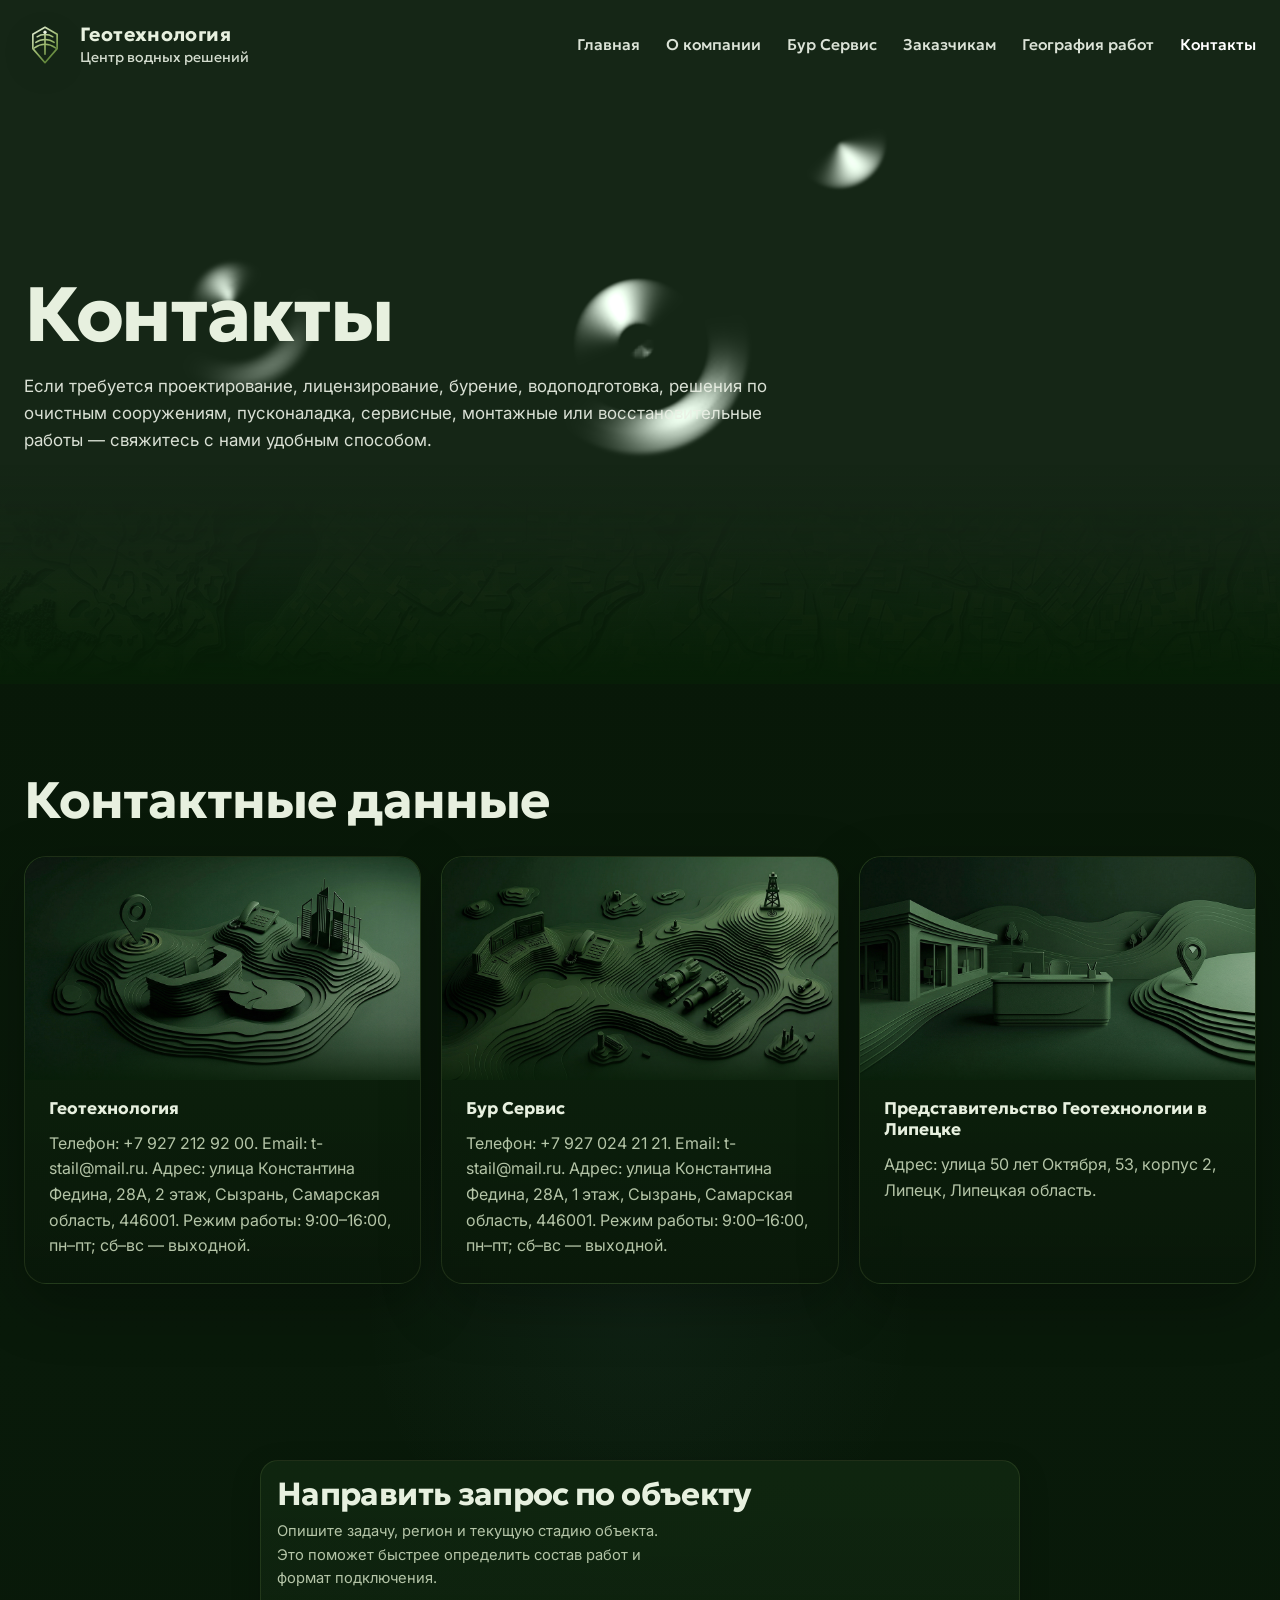
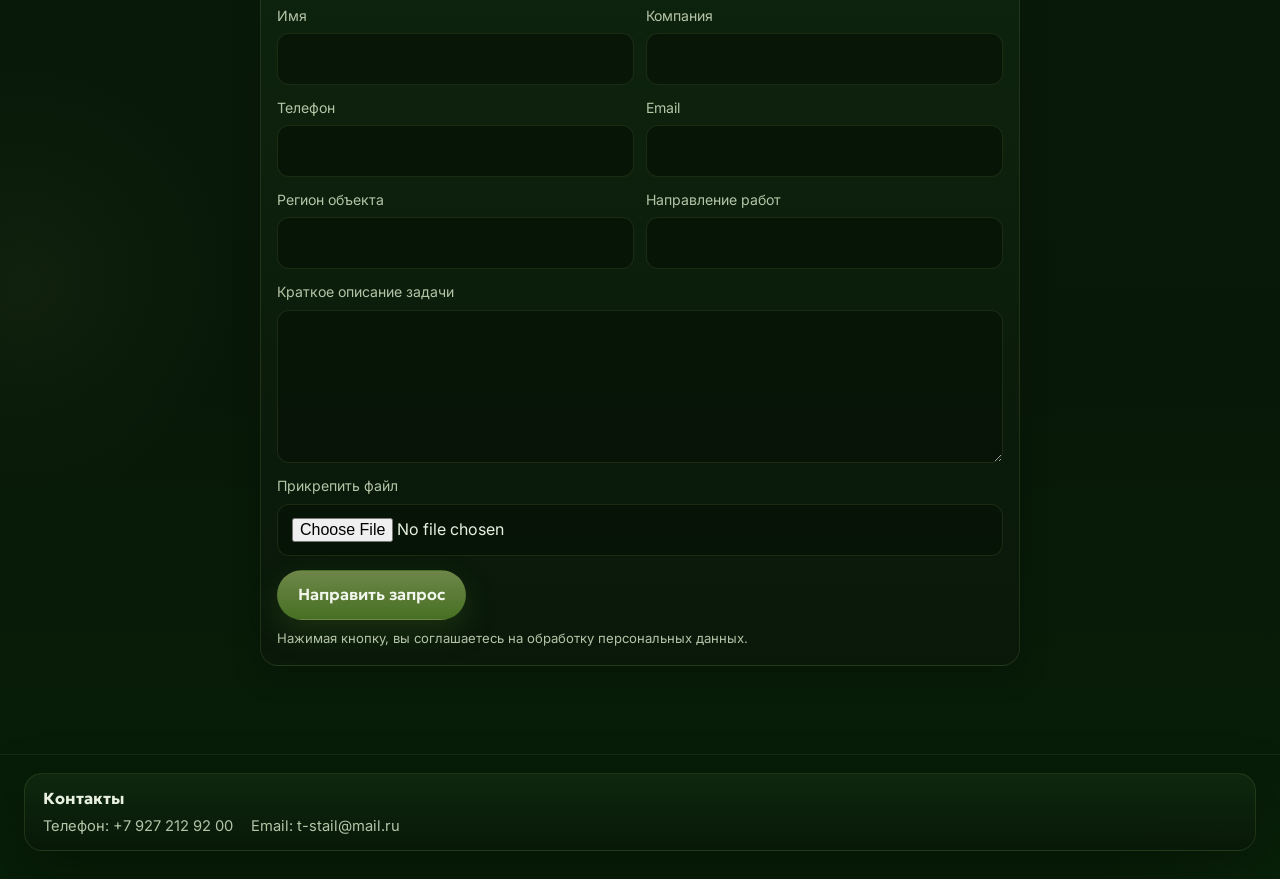
<file: contacts/index.html>
﻿<!doctype html>
<html lang="ru">
<head>
    <meta charset="utf-8" />
    <meta name="viewport" content="width=device-width, initial-scale=1" />
    <title>Контакты</title>
    <meta name='description' content='Контакты Геотехнологии и Бур Сервиса.' />
    <link rel='stylesheet' href='../assets/css/styles.css' />
</head>
<body class='page page-contacts' data-request-href='../contacts/index.html#request'>
    <header class='site-header'>
        <div class='container site-header__inner'>
            <a class='brand' href='../index.html'>
                <span class='brand__name'>Геотехнология</span>
                <span class='brand__tag'>Центр водных решений</span>
            </a>
            <button class='nav-toggle' type='button' aria-label='Open menu' data-nav-toggle>
                <span></span><span></span><span></span>
            </button>
            <nav class='site-nav' data-nav>
                <ul>
<li><a class='nav-link' href='../index.html'>Главная</a></li>
<li><a class='nav-link' href='../about/index.html'>О компании</a></li>
<li><a class='nav-link' href='../bur-service/index.html'>Бур Сервис</a></li>
<li><a class='nav-link' href='../clients/index.html'>Заказчикам</a></li>
<li><a class='nav-link' href='../geography/index.html'>География работ</a></li>
<li><a class='nav-link is-active' href='../contacts/index.html'>Контакты</a></li>
                </ul>
            </nav>
        </div>
    </header>
    <main>
<section id='contacts_hero' class='section hero hero--with-image'>
    <img class='hero__image' src='../assets/images/pages/contacts.png' alt='' aria-hidden='true' />
    <div class='hero__overlay'></div>
    <div class='container'>
        <div class='hero__content'>
            <h1>Контакты</h1>
            <p class='hero__subtitle'>Если требуется проектирование, лицензирование, бурение, водоподготовка, решения по очистным сооружениям, пусконаладка, сервисные, монтажные или восстановительные работы — свяжитесь с нами удобным способом.</p>
            
            
        </div>
    </div>
</section>
<section id='contacts_cards' class='section'>
    <div class='container'>
        <div class='section-head'>
            <h2>Контактные данные</h2>
        </div>
        <div class='features-grid'>
<article class='feature-card'>
    <h3>Геотехнология</h3>
    <p>Телефон: +7 927 212 92 00. Email: t-stail@mail.ru. Адрес: улица Константина Федина, 28А, 2 этаж, Сызрань, Самарская область, 446001. Режим работы: 9:00–16:00, пн–пт; сб–вс — выходной.</p>
</article>
<article class='feature-card'>
    <h3>Бур Сервис</h3>
    <p>Телефон: +7 927 024 21 21. Email: t-stail@mail.ru. Адрес: улица Константина Федина, 28А, 1 этаж, Сызрань, Самарская область, 446001. Режим работы: 9:00–16:00, пн–пт; сб–вс — выходной.</p>
</article>
<article class='feature-card'>
    <h3>Представительство Геотехнологии в Липецке</h3>
    <p>Адрес: улица 50 лет Октября, 53, корпус 2, Липецк, Липецкая область.</p>
</article>
        </div>
    </div>
</section>
<section id='contacts_form' class='section'>
    <div class='container narrow'>
        <div id='request' class='form-card'>
    <div class='form-card__head'>
        <h3>Направить запрос по объекту</h3>
        <p>Опишите задачу, регион и текущую стадию объекта. Это поможет быстрее определить состав работ и формат подключения.</p>
    </div>
    <form class='site-form' data-demo-submit='true'>
        <div class='form-grid'>
<div class='form-field'>
    <label for='name'>Имя</label>
    <input id='name' name='name' type='text' required />
</div>
<div class='form-field'>
    <label for='company'>Компания</label>
    <input id='company' name='company' type='text' />
</div>
<div class='form-field'>
    <label for='phone'>Телефон</label>
    <input id='phone' name='phone' type='tel' required />
</div>
<div class='form-field'>
    <label for='email'>Email</label>
    <input id='email' name='email' type='email' />
</div>
<div class='form-field'>
    <label for='region'>Регион объекта</label>
    <input id='region' name='region' type='text' />
</div>
<div class='form-field'>
    <label for='service'>Направление работ</label>
    <input id='service' name='service' type='text' />
</div>
<div class='form-field form-field--full'>
    <label for='message'>Краткое описание задачи</label>
    <textarea id='message' name='message' rows='5' required></textarea>
</div>
<div class='form-field form-field--full'>
    <label for='file'>Прикрепить файл</label>
    <input id='file' name='file' type='file' />
</div>
        </div>
        <div class='form-actions'>
            <button class='btn btn--primary' type='submit'>Направить запрос</button>
            <p class='form-consent'>Нажимая кнопку, вы соглашаетесь на обработку персональных данных.</p>
        </div>
    </form>
</div>
    </div>
</section>
    </main>
    <footer class='site-footer'>
        <div class='container site-footer__grid'>
            <div>
                <div class='brand brand--footer'>
                    <span class='brand__name'>Геотехнология</span>
                </div>
                <p class='footer-text'>Инженерные решения для водоснабжения, водоподготовки, очистных сооружений, бурения и сервисного сопровождения.</p>
            </div>
            <div>
                <h3>&#1053;&#1072;&#1074;&#1080;&#1075;&#1072;&#1094;&#1080;&#1103;</h3>
                <ul class='footer-list'>
<li><a class='nav-link' href='../index.html'>Главная</a></li>
<li><a class='nav-link' href='../about/index.html'>О компании</a></li>
<li><a class='nav-link' href='../bur-service/index.html'>Бур Сервис</a></li>
<li><a class='nav-link' href='../clients/index.html'>Заказчикам</a></li>
<li><a class='nav-link' href='../geography/index.html'>География работ</a></li>
<li><a class='nav-link is-active' href='../contacts/index.html'>Контакты</a></li>
                </ul>
            </div>
            <div>
                <h3>&#1050;&#1086;&#1085;&#1090;&#1072;&#1082;&#1090;&#1099;</h3>
                <ul class='footer-list'>
<li>&#1058;&#1077;&#1083;&#1077;&#1092;&#1086;&#1085;: +7 927 212 92 00</li>
<li>Email: t-stail@mail.ru</li>
                </ul>
            </div>
        </div>
    </footer>
    <script src='../assets/js/site.js'></script>
</body>
</html>
</file>
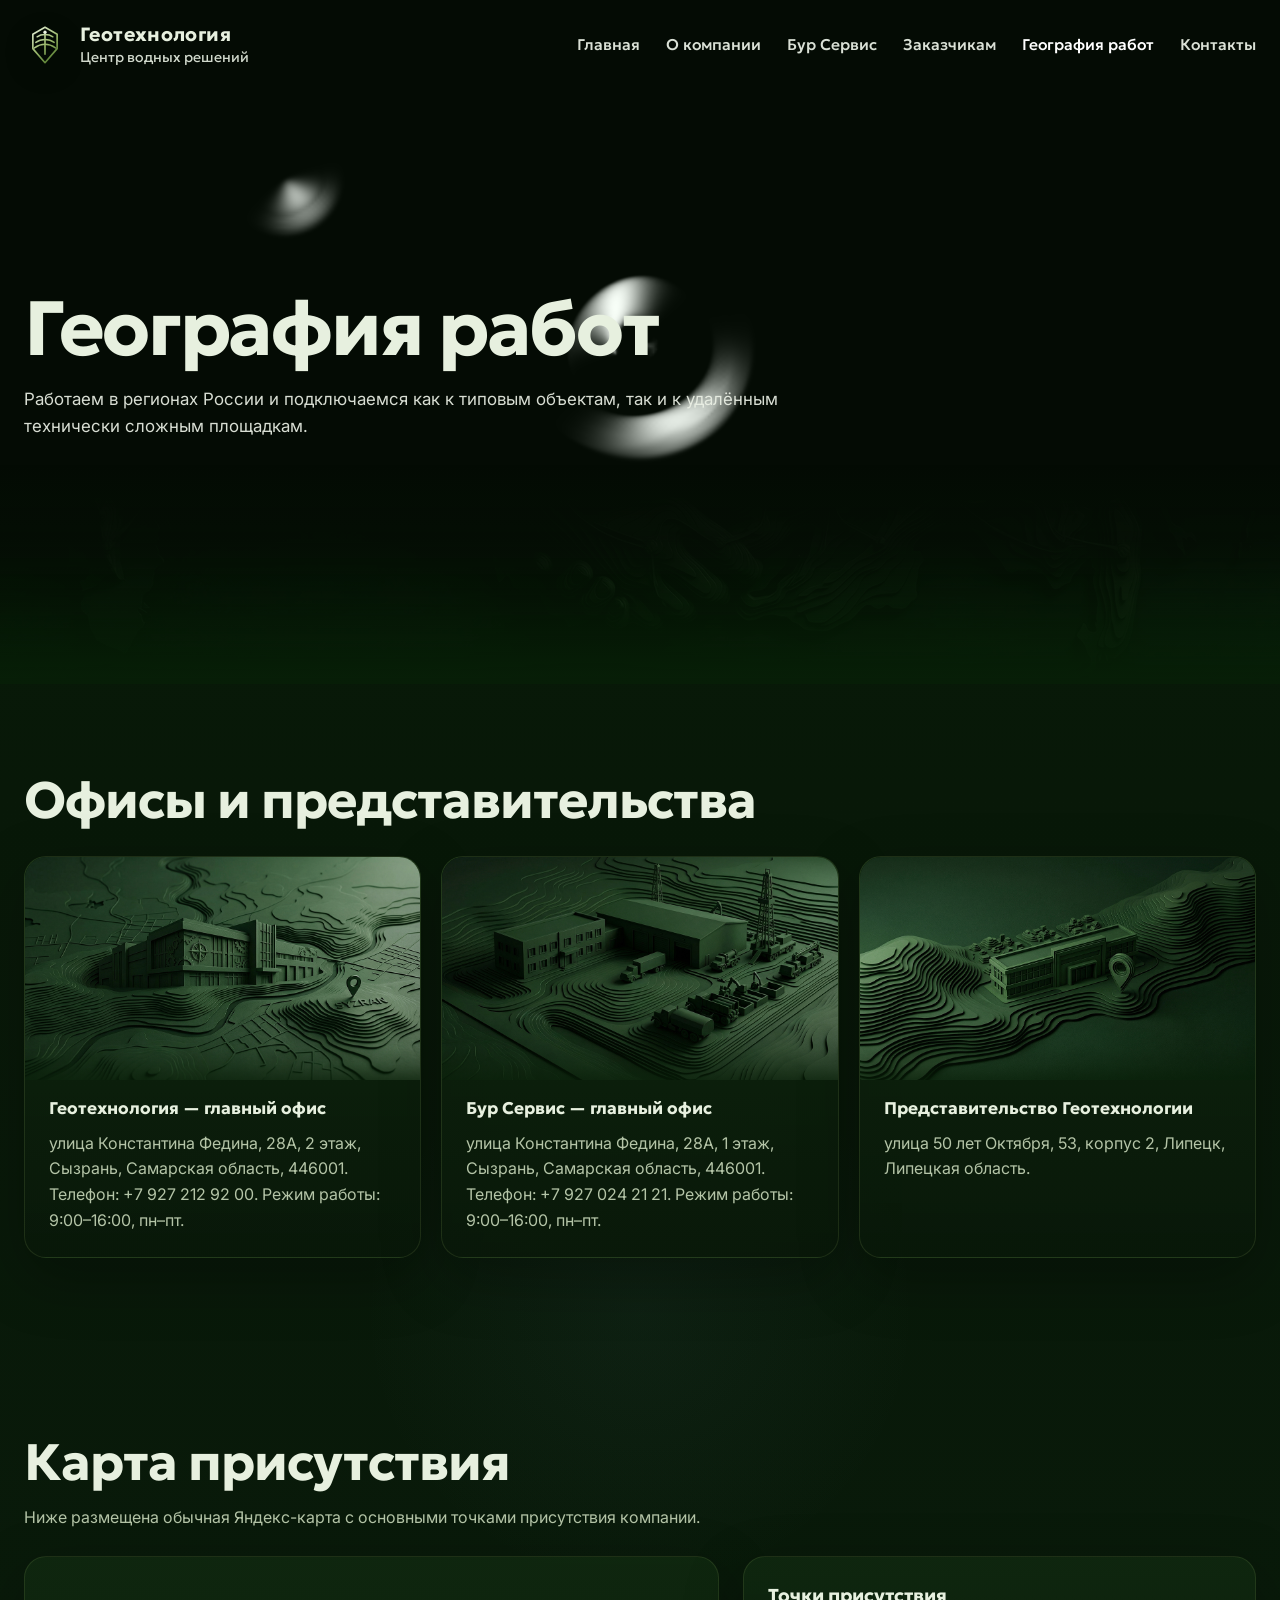
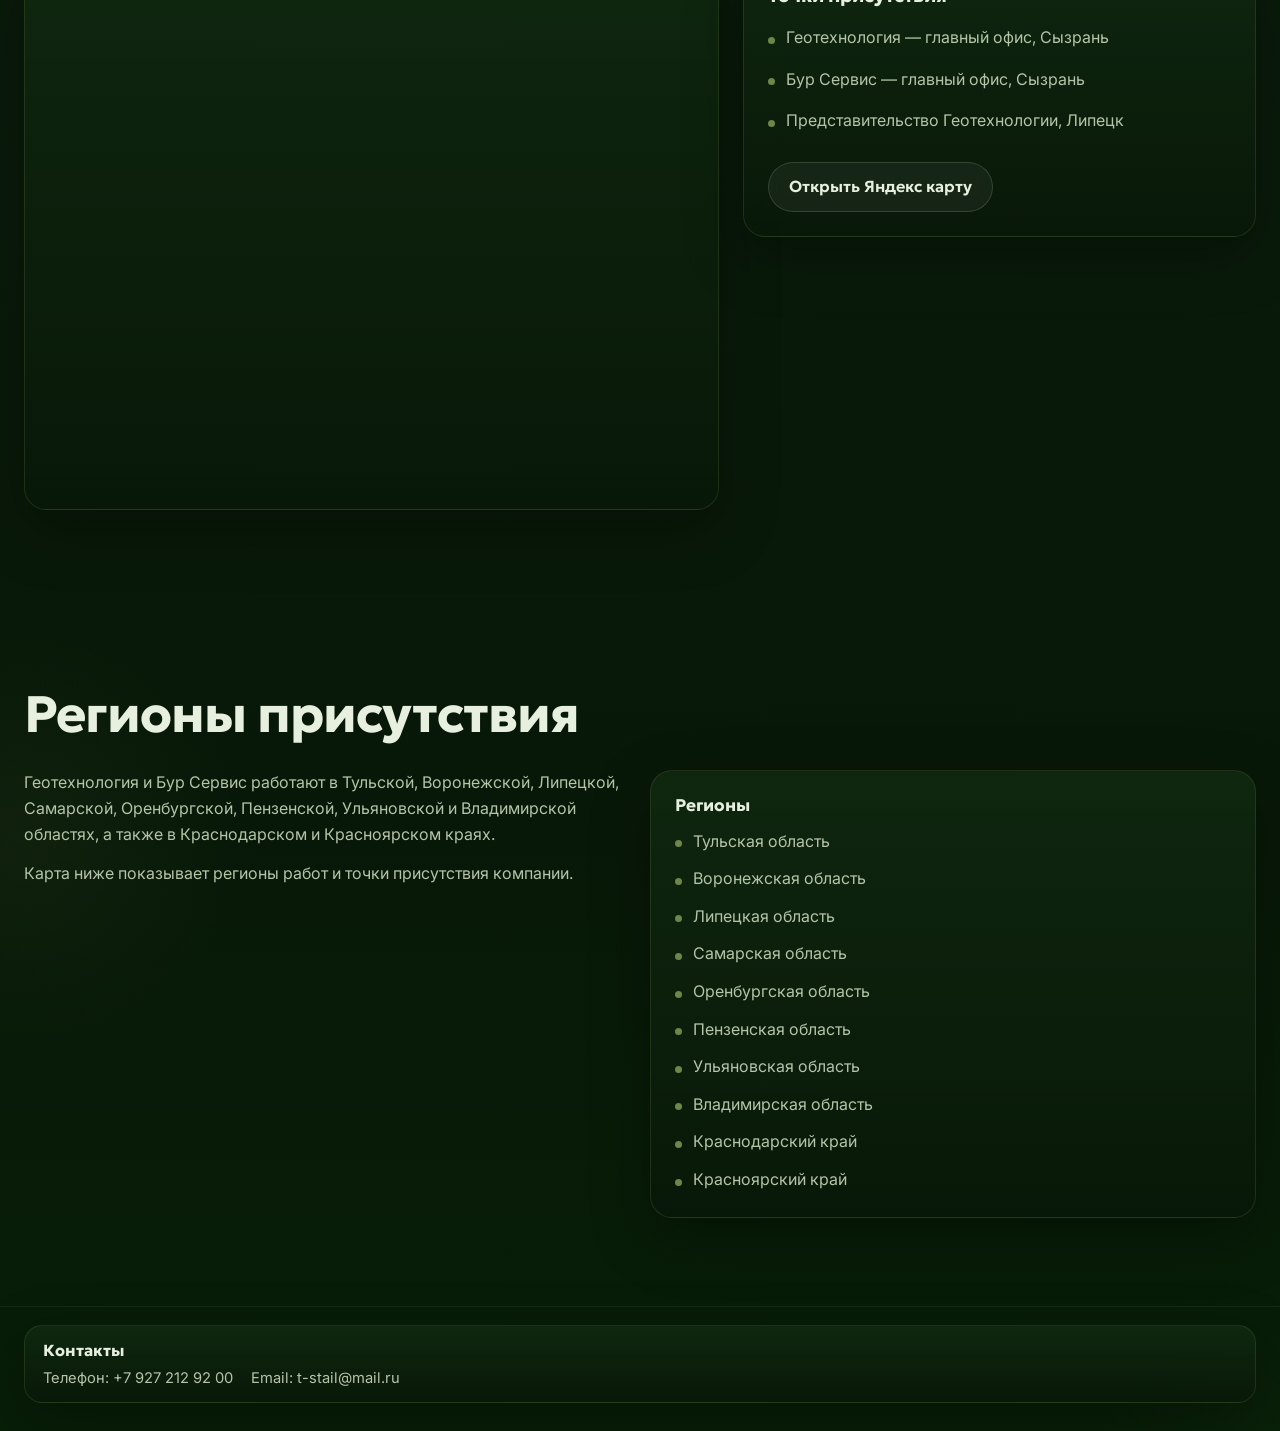
<file: geography/index.html>
﻿<!doctype html>
<html lang="ru">
<head>
    <meta charset="utf-8" />
    <meta name="viewport" content="width=device-width, initial-scale=1" />
    <title>География работ</title>
    <meta name='description' content='Регионы работ, офисы и представительства Геотехнологии и Бур Сервиса.' />
    <link rel='stylesheet' href='../assets/css/styles.css' />
</head>
<body class='page page-geography' data-request-href='../contacts/index.html#request'>
    <header class='site-header'>
        <div class='container site-header__inner'>
            <a class='brand' href='../index.html'>
                <span class='brand__name'>Геотехнология</span>
                <span class='brand__tag'>Центр водных решений</span>
            </a>
            <button class='nav-toggle' type='button' aria-label='Open menu' data-nav-toggle>
                <span></span><span></span><span></span>
            </button>
            <nav class='site-nav' data-nav>
                <ul>
<li><a class='nav-link' href='../index.html'>Главная</a></li>
<li><a class='nav-link' href='../about/index.html'>О компании</a></li>
<li><a class='nav-link' href='../bur-service/index.html'>Бур Сервис</a></li>
<li><a class='nav-link' href='../clients/index.html'>Заказчикам</a></li>
<li><a class='nav-link is-active' href='../geography/index.html'>География работ</a></li>
<li><a class='nav-link' href='../contacts/index.html'>Контакты</a></li>
                </ul>
            </nav>
        </div>
    </header>
    <main>
<section id='geo_hero' class='section hero hero--with-image'>
    <img class='hero__image' src='../assets/images/pages/geography.png' alt='' aria-hidden='true' />
    <div class='hero__overlay'></div>
    <div class='container'>
        <div class='hero__content'>
            <h1>География работ</h1>
            <p class='hero__subtitle'>Работаем в регионах России и подключаемся как к типовым объектам, так и к удалённым технически сложным площадкам.</p>
            
            
        </div>
    </div>
</section>
<section id='geo_offices' class='section'>
    <div class='container'>
        <div class='section-head'>
            <h2>Офисы и представительства</h2>
        </div>
        <div class='features-grid'>
<article class='feature-card'>
    <h3>Геотехнология — главный офис</h3>
    <p>улица Константина Федина, 28А, 2 этаж, Сызрань, Самарская область, 446001. Телефон: +7 927 212 92 00. Режим работы: 9:00–16:00, пн–пт.</p>
</article>
<article class='feature-card'>
    <h3>Бур Сервис — главный офис</h3>
    <p>улица Константина Федина, 28А, 1 этаж, Сызрань, Самарская область, 446001. Телефон: +7 927 024 21 21. Режим работы: 9:00–16:00, пн–пт.</p>
</article>
<article class='feature-card'>
    <h3>Представительство Геотехнологии</h3>
    <p>улица 50 лет Октября, 53, корпус 2, Липецк, Липецкая область.</p>
</article>
        </div>
    </div>
</section>
<section id='geo_regions' class='section'>
    <div class='container'>
        <div class='section-head'>
            <h2>Регионы присутствия</h2>
        </div>
        <div class='columns-grid columns-grid--2'>
            <div class='richtext'>
<p>Геотехнология и Бур Сервис работают в Тульской, Воронежской, Липецкой, Самарской, Оренбургской, Пензенской, Ульяновской и Владимирской областях, а также в Краснодарском и Красноярском краях.</p>
<p>Карта ниже показывает регионы работ и точки присутствия компании.</p>
            </div>
            <div class='info-card'>
                <h3>&#1056;&#1077;&#1075;&#1080;&#1086;&#1085;&#1099;</h3>
                <ul class='bullet-list'>
<li>Тульская область</li>
<li>Воронежская область</li>
<li>Липецкая область</li>
<li>Самарская область</li>
<li>Оренбургская область</li>
<li>Пензенская область</li>
<li>Ульяновская область</li>
<li>Владимирская область</li>
<li>Краснодарский край</li>
<li>Красноярский край</li>
                </ul>
            </div>
        </div>
    </div>
</section>
    </main>
    <footer class='site-footer'>
        <div class='container site-footer__grid'>
            <div>
                <div class='brand brand--footer'>
                    <span class='brand__name'>Геотехнология</span>
                </div>
                <p class='footer-text'>Инженерные решения для водоснабжения, водоподготовки, очистных сооружений, бурения и сервисного сопровождения.</p>
            </div>
            <div>
                <h3>&#1053;&#1072;&#1074;&#1080;&#1075;&#1072;&#1094;&#1080;&#1103;</h3>
                <ul class='footer-list'>
<li><a class='nav-link' href='../index.html'>Главная</a></li>
<li><a class='nav-link' href='../about/index.html'>О компании</a></li>
<li><a class='nav-link' href='../bur-service/index.html'>Бур Сервис</a></li>
<li><a class='nav-link' href='../clients/index.html'>Заказчикам</a></li>
<li><a class='nav-link is-active' href='../geography/index.html'>География работ</a></li>
<li><a class='nav-link' href='../contacts/index.html'>Контакты</a></li>
                </ul>
            </div>
            <div>
                <h3>&#1050;&#1086;&#1085;&#1090;&#1072;&#1082;&#1090;&#1099;</h3>
                <ul class='footer-list'>
<li>&#1058;&#1077;&#1083;&#1077;&#1092;&#1086;&#1085;: +7 927 212 92 00</li>
<li>Email: t-stail@mail.ru</li>
                </ul>
            </div>
        </div>
    </footer>
    <script src='../assets/js/site.js'></script>
</body>
</html>
</file>
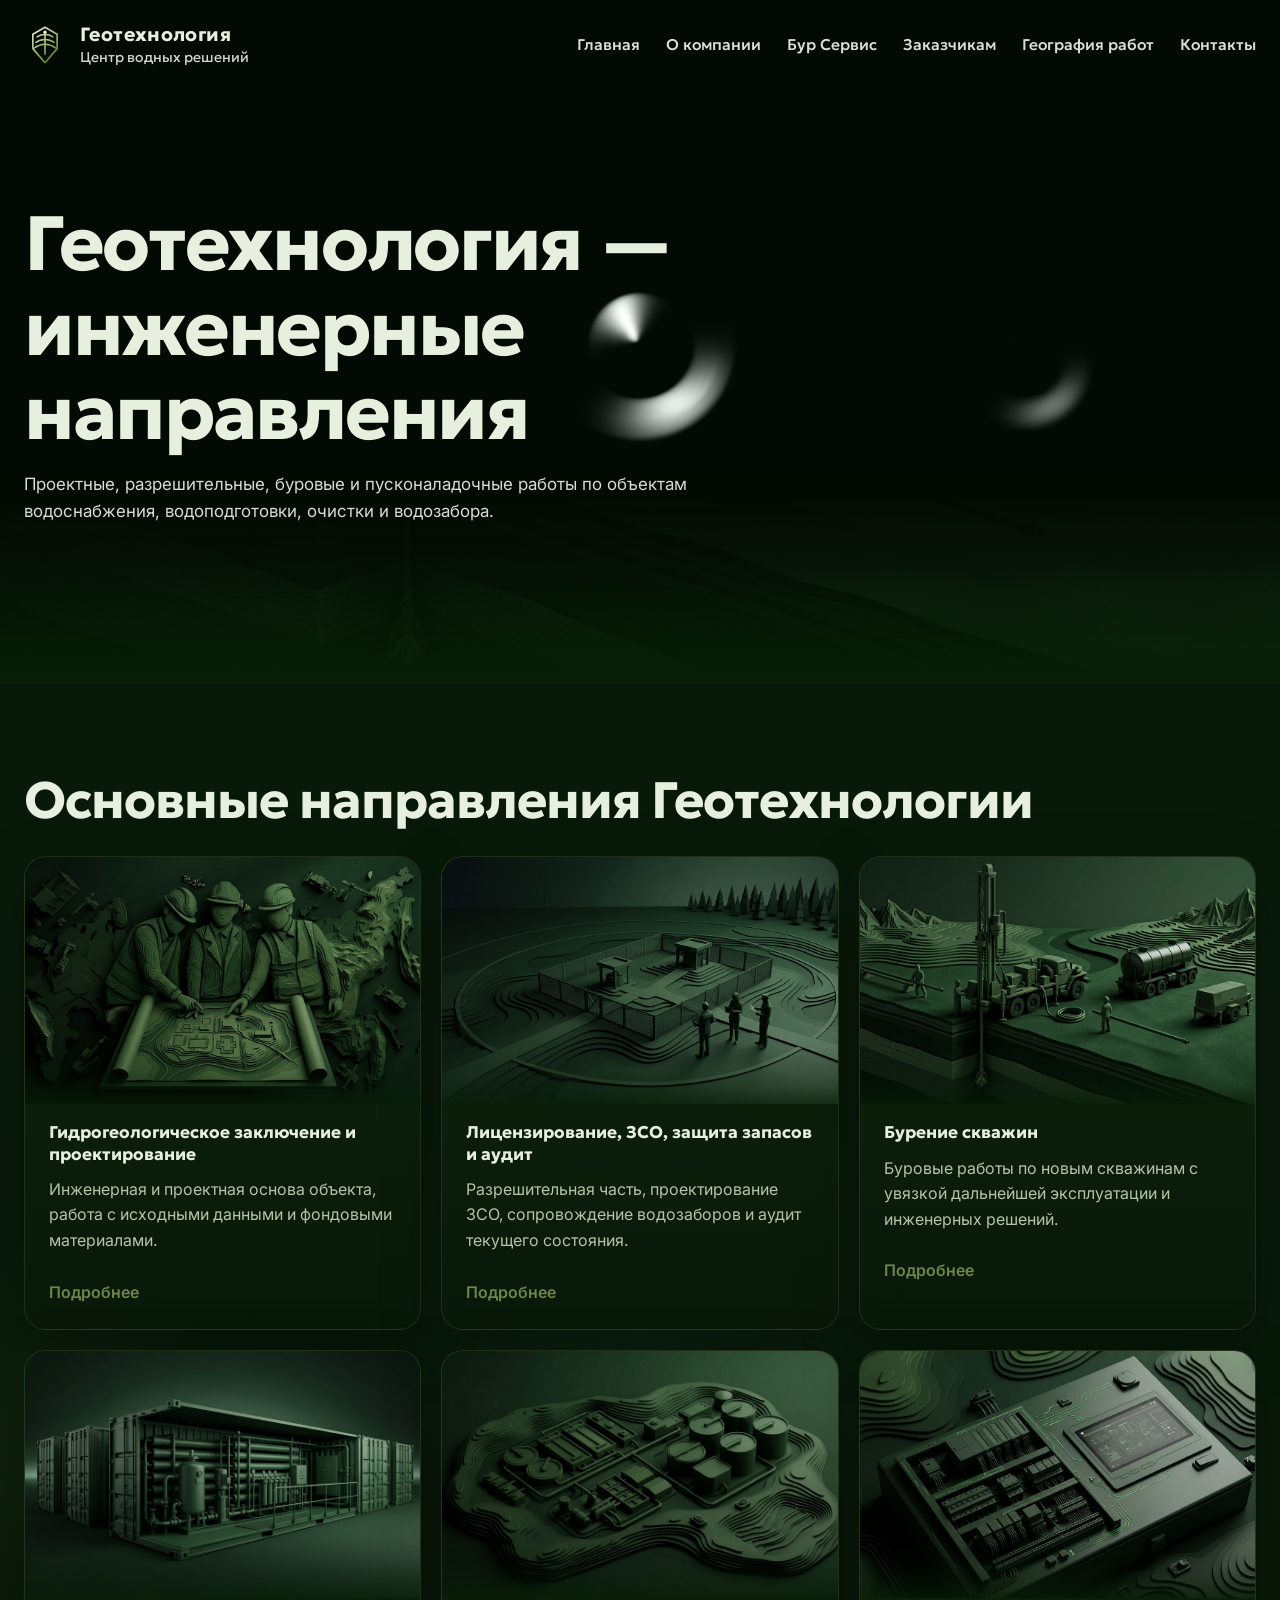
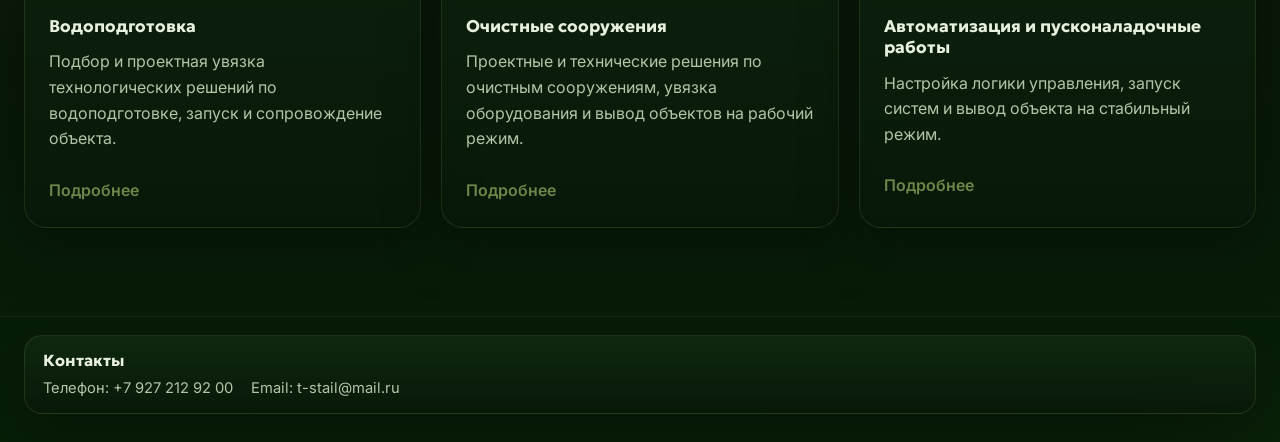
<file: services/index.html>
﻿<!doctype html>
<html lang="ru">
<head>
    <meta charset="utf-8" />
    <meta name="viewport" content="width=device-width, initial-scale=1" />
    <title>Геотехнология — инженерные направления</title>
    <meta name='description' content='Проектирование, лицензирование, защита запасов, бурение скважин, водоподготовка, очистные сооружения и пусконаладочные работы.' />
    <link rel='stylesheet' href='../assets/css/styles.css' />
</head>
<body class='page page-services' data-request-href='../contacts/index.html#request'>
    <header class='site-header'>
        <div class='container site-header__inner'>
            <a class='brand' href='../index.html'>
                <span class='brand__name'>Геотехнология</span>
                <span class='brand__tag'>Центр водных решений</span>
            </a>
            <button class='nav-toggle' type='button' aria-label='Open menu' data-nav-toggle>
                <span></span><span></span><span></span>
            </button>
            <nav class='site-nav' data-nav>
                <ul>
<li><a class='nav-link' href='../index.html'>Главная</a></li>
<li><a class='nav-link' href='../about/index.html'>О компании</a></li>
<li><a class='nav-link' href='../bur-service/index.html'>Бур Сервис</a></li>
<li><a class='nav-link' href='../clients/index.html'>Заказчикам</a></li>
<li><a class='nav-link' href='../geography/index.html'>География работ</a></li>
<li><a class='nav-link' href='../contacts/index.html'>Контакты</a></li>
                </ul>
            </nav>
        </div>
    </header>
    <main>
<section id='services_hero' class='section hero hero--with-image'>
    <img class='hero__image' src='../assets/images/pages/services.png' alt='' aria-hidden='true' />
    <div class='hero__overlay'></div>
    <div class='container'>
        <div class='hero__content'>
            <h1>Геотехнология — инженерные направления</h1>
            <p class='hero__subtitle'>Проектные, разрешительные, буровые и пусконаладочные работы по объектам водоснабжения, водоподготовки, очистки и водозабора.</p>
            
            
        </div>
    </div>
</section>
<section id='services_cards' class='section'>
    <div class='container'>
        <div class='section-head'>
            <h2>Основные направления Геотехнологии</h2>
            
        </div>
        <div class='cards-grid'>
<article class='card'>
    <h3>Гидрогеологическое заключение и проектирование</h3>
    <p>Инженерная и проектная основа объекта, работа с исходными данными и фондовыми материалами.</p>
    <a class='card__link' href='../services/hydrogeology-and-design/index.html'>&#1055;&#1086;&#1076;&#1088;&#1086;&#1073;&#1085;&#1077;&#1077;</a>
</article>
<article class='card'>
    <h3>Лицензирование, ЗСО, защита запасов и аудит</h3>
    <p>Разрешительная часть, проектирование ЗСО, сопровождение водозаборов и аудит текущего состояния.</p>
    <a class='card__link' href='../services/licensing-zso-reserves-audit/index.html'>&#1055;&#1086;&#1076;&#1088;&#1086;&#1073;&#1085;&#1077;&#1077;</a>
</article>
<article class='card'>
    <h3>Бурение скважин</h3>
    <p>Буровые работы по новым скважинам с увязкой дальнейшей эксплуатации и инженерных решений.</p>
    <a class='card__link' href='../services/well-drilling/index.html'>&#1055;&#1086;&#1076;&#1088;&#1086;&#1073;&#1085;&#1077;&#1077;</a>
</article>
<article class='card'>
    <h3>Водоподготовка</h3>
    <p>Подбор и проектная увязка технологических решений по водоподготовке, запуск и сопровождение объекта.</p>
    <a class='card__link' href='../services/water-treatment/index.html'>&#1055;&#1086;&#1076;&#1088;&#1086;&#1073;&#1085;&#1077;&#1077;</a>
</article>
<article class='card'>
    <h3>Очистные сооружения</h3>
    <p>Проектные и технические решения по очистным сооружениям, увязка оборудования и вывод объектов на рабочий режим.</p>
    <a class='card__link' href='../services/treatment-facilities/index.html'>&#1055;&#1086;&#1076;&#1088;&#1086;&#1073;&#1085;&#1077;&#1077;</a>
</article>
<article class='card'>
    <h3>Автоматизация и пусконаладочные работы</h3>
    <p>Настройка логики управления, запуск систем и вывод объекта на стабильный режим.</p>
    <a class='card__link' href='../services/automation-and-commissioning/index.html'>&#1055;&#1086;&#1076;&#1088;&#1086;&#1073;&#1085;&#1077;&#1077;</a>
</article>
        </div>
    </div>
</section>
    </main>
    <footer class='site-footer'>
        <div class='container site-footer__grid'>
            <div>
                <div class='brand brand--footer'>
                    <span class='brand__name'>Геотехнология</span>
                </div>
                <p class='footer-text'>Инженерные решения для водоснабжения, водоподготовки, очистных сооружений, бурения и сервисного сопровождения.</p>
            </div>
            <div>
                <h3>&#1053;&#1072;&#1074;&#1080;&#1075;&#1072;&#1094;&#1080;&#1103;</h3>
                <ul class='footer-list'>
<li><a class='nav-link' href='../index.html'>Главная</a></li>
<li><a class='nav-link' href='../about/index.html'>О компании</a></li>
<li><a class='nav-link' href='../bur-service/index.html'>Бур Сервис</a></li>
<li><a class='nav-link' href='../clients/index.html'>Заказчикам</a></li>
<li><a class='nav-link' href='../geography/index.html'>География работ</a></li>
<li><a class='nav-link' href='../contacts/index.html'>Контакты</a></li>
                </ul>
            </div>
            <div>
                <h3>&#1050;&#1086;&#1085;&#1090;&#1072;&#1082;&#1090;&#1099;</h3>
                <ul class='footer-list'>
<li>&#1058;&#1077;&#1083;&#1077;&#1092;&#1086;&#1085;: +7 927 212 92 00</li>
<li>Email: t-stail@mail.ru</li>
                </ul>
            </div>
        </div>
    </footer>
    <script src='../assets/js/site.js'></script>
</body>
</html>
</file>
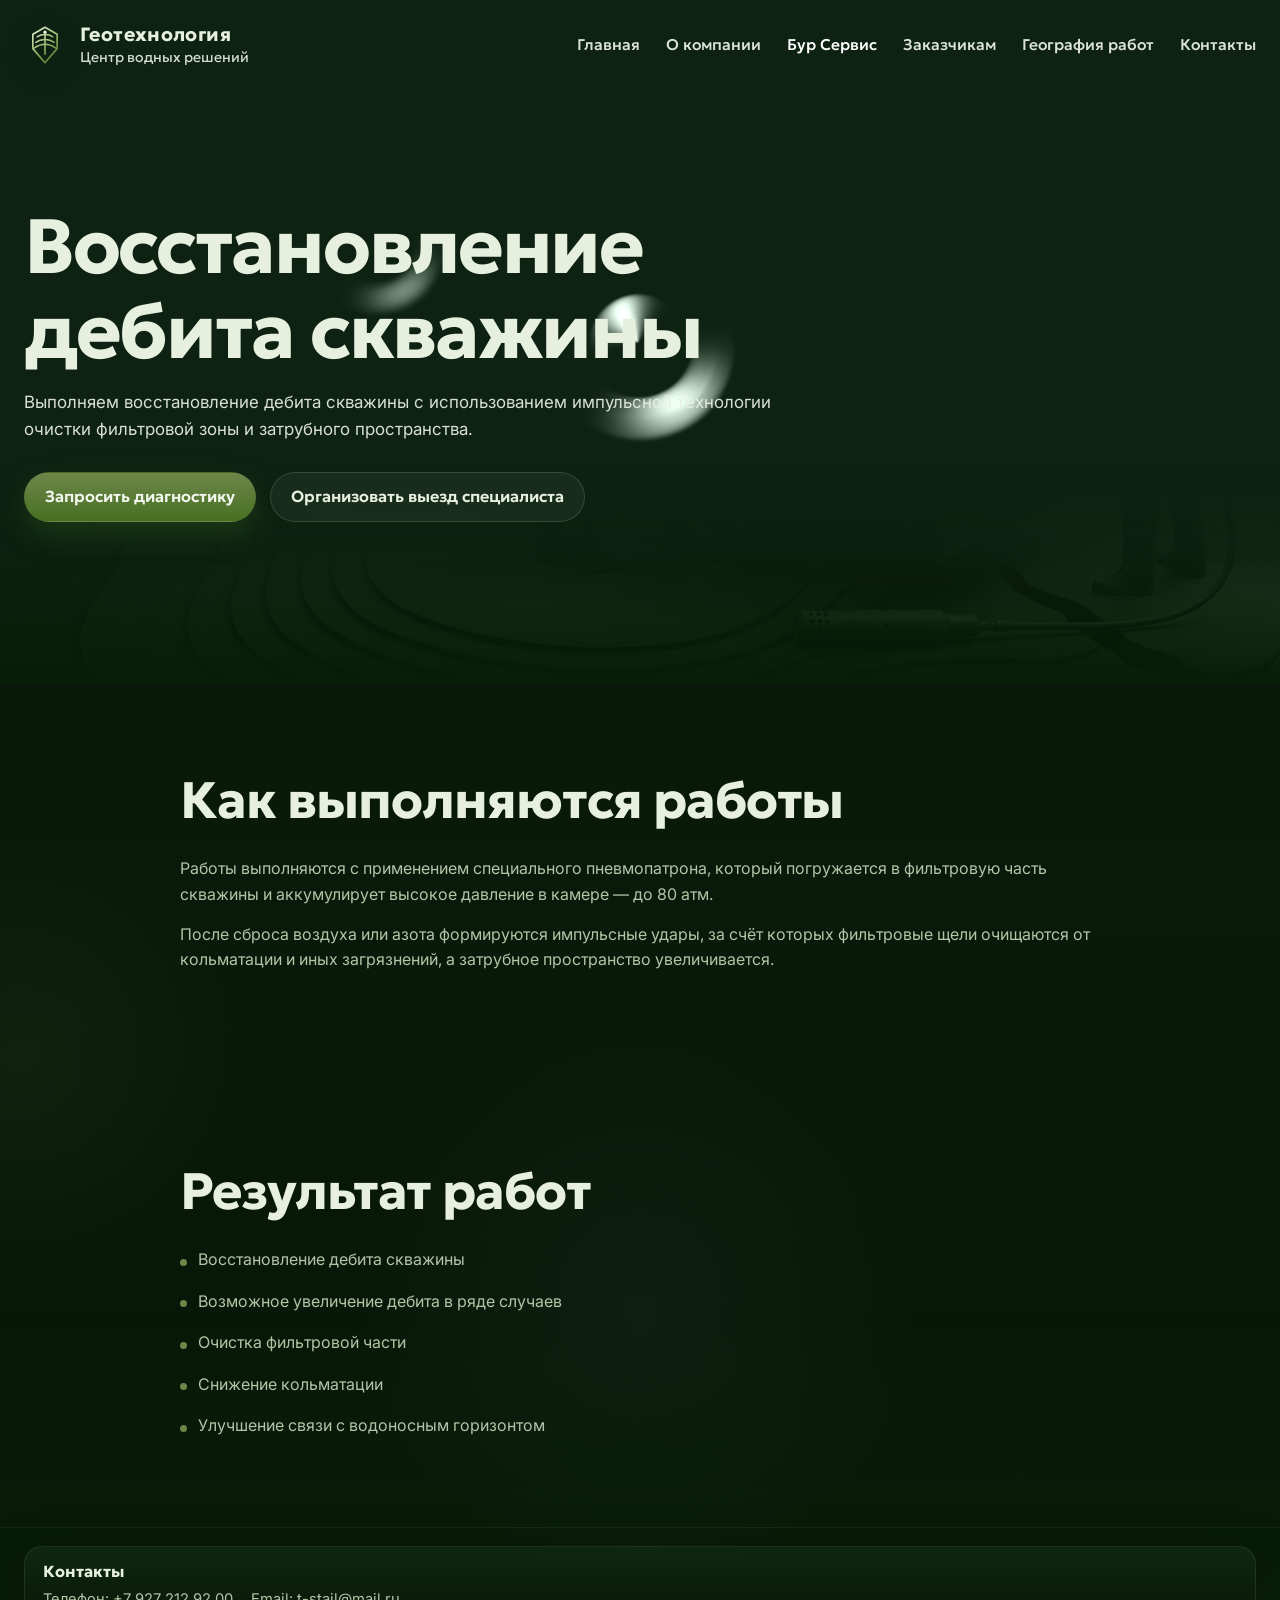
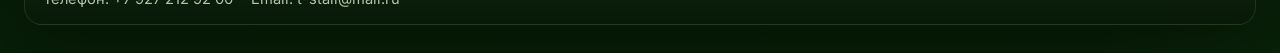
<file: bur-service/debit-recovery/index.html>
﻿<!doctype html>
<html lang="ru">
<head>
    <meta charset="utf-8" />
    <meta name="viewport" content="width=device-width, initial-scale=1" />
    <title>Восстановление дебита скважины</title>
    <meta name='description' content='Восстановление дебита скважины с применением пневмопатрона и импульсной очистки фильтровой зоны.' />
    <link rel='stylesheet' href='../../assets/css/styles.css' />
</head>
<body class='page page-bur_service_debit' data-request-href='../../contacts/index.html#request'>
    <header class='site-header'>
        <div class='container site-header__inner'>
            <a class='brand' href='../../index.html'>
                <span class='brand__name'>Геотехнология</span>
                <span class='brand__tag'>Центр водных решений</span>
            </a>
            <button class='nav-toggle' type='button' aria-label='Open menu' data-nav-toggle>
                <span></span><span></span><span></span>
            </button>
            <nav class='site-nav' data-nav>
                <ul>
<li><a class='nav-link' href='../../index.html'>Главная</a></li>
<li><a class='nav-link' href='../../about/index.html'>О компании</a></li>
<li><a class='nav-link is-active' href='../../bur-service/index.html'>Бур Сервис</a></li>
<li><a class='nav-link' href='../../clients/index.html'>Заказчикам</a></li>
<li><a class='nav-link' href='../../geography/index.html'>География работ</a></li>
<li><a class='nav-link' href='../../contacts/index.html'>Контакты</a></li>
                </ul>
            </nav>
        </div>
    </header>
    <main>
<section id='bur_debit_hero' class='section hero hero--with-image'>
    <img class='hero__image' src='../../assets/images/pages/bur_service_debit.png' alt='' aria-hidden='true' />
    <div class='hero__overlay'></div>
    <div class='container'>
        <div class='hero__content'>
            <h1>Восстановление дебита скважины</h1>
            <p class='hero__subtitle'>Выполняем восстановление дебита скважины с использованием импульсной технологии очистки фильтровой зоны и затрубного пространства.</p>
            <div class='actions'><a class='btn btn--primary' href='#request'>Запросить диагностику</a><a class='btn btn--secondary' href='#request'>Организовать выезд специалиста</a></div>
            
        </div>
    </div>
</section>
<section id='bur_debit_text_1' class='section'>
    <div class='container narrow'>
        <div class='section-head'>
            <h2>Как выполняются работы</h2>
        </div>
        <div class='richtext'>
<p>Работы выполняются с применением специального пневмопатрона, который погружается в фильтровую часть скважины и аккумулирует высокое давление в камере — до 80 атм.</p>
<p>После сброса воздуха или азота формируются импульсные удары, за счёт которых фильтровые щели очищаются от кольматации и иных загрязнений, а затрубное пространство увеличивается.</p>
        </div>
    </div>
</section>
<section id='bur_debit_list_1' class='section'>
    <div class='container narrow'>
        <div class='section-head'>
            <h2>Результат работ</h2>
            
        </div>
        <ul class='bullet-list bullet-list--large'>
<li>Восстановление дебита скважины</li>
<li>Возможное увеличение дебита в ряде случаев</li>
<li>Очистка фильтровой части</li>
<li>Снижение кольматации</li>
<li>Улучшение связи с водоносным горизонтом</li>
        </ul>
    </div>
</section>
    </main>
    <footer class='site-footer'>
        <div class='container site-footer__grid'>
            <div>
                <div class='brand brand--footer'>
                    <span class='brand__name'>Геотехнология</span>
                </div>
                <p class='footer-text'>Инженерные решения для водоснабжения, водоподготовки, очистных сооружений, бурения и сервисного сопровождения.</p>
            </div>
            <div>
                <h3>&#1053;&#1072;&#1074;&#1080;&#1075;&#1072;&#1094;&#1080;&#1103;</h3>
                <ul class='footer-list'>
<li><a class='nav-link' href='../../index.html'>Главная</a></li>
<li><a class='nav-link' href='../../about/index.html'>О компании</a></li>
<li><a class='nav-link is-active' href='../../bur-service/index.html'>Бур Сервис</a></li>
<li><a class='nav-link' href='../../clients/index.html'>Заказчикам</a></li>
<li><a class='nav-link' href='../../geography/index.html'>География работ</a></li>
<li><a class='nav-link' href='../../contacts/index.html'>Контакты</a></li>
                </ul>
            </div>
            <div>
                <h3>&#1050;&#1086;&#1085;&#1090;&#1072;&#1082;&#1090;&#1099;</h3>
                <ul class='footer-list'>
<li>&#1058;&#1077;&#1083;&#1077;&#1092;&#1086;&#1085;: +7 927 212 92 00</li>
<li>Email: t-stail@mail.ru</li>
                </ul>
            </div>
        </div>
    </footer>
    <script src='../../assets/js/site.js'></script>
</body>
</html>
</file>
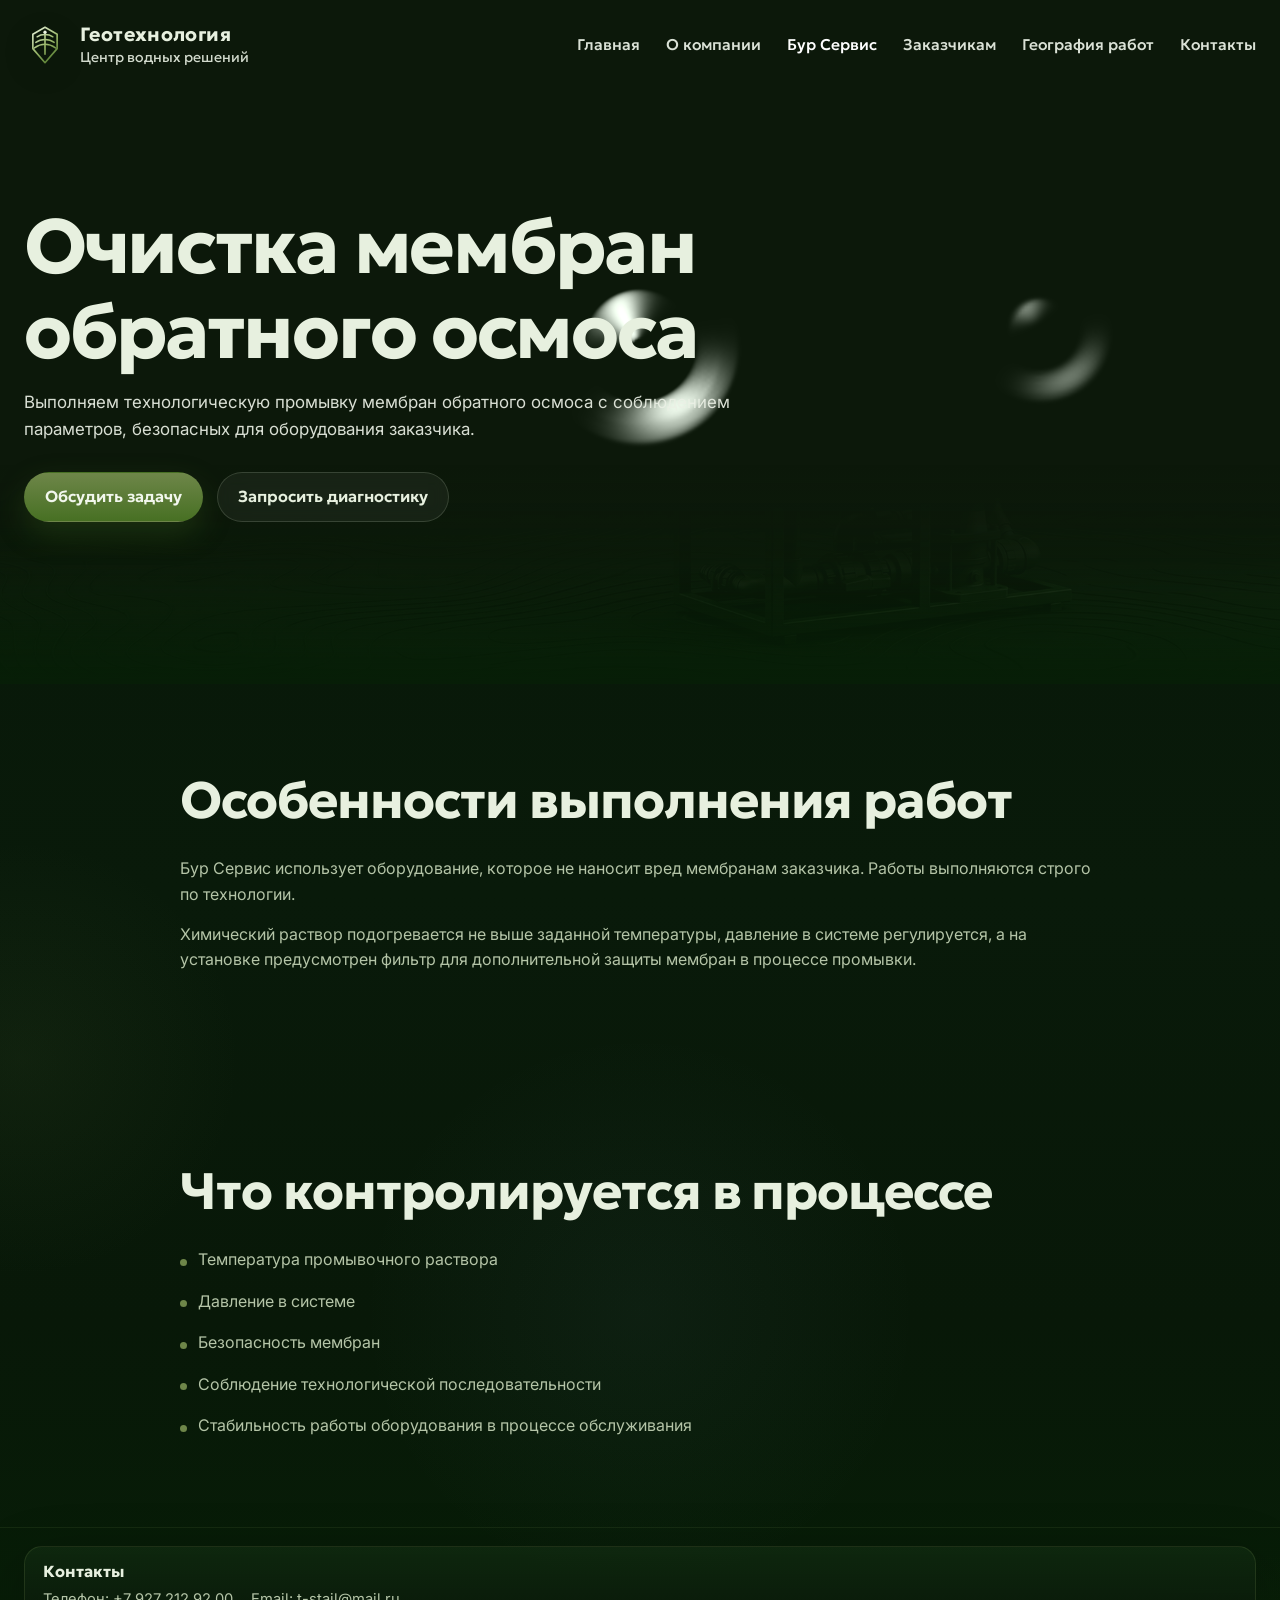
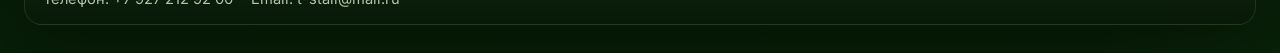
<file: bur-service/reverse-osmosis-membrane-cleaning/index.html>
﻿<!doctype html>
<html lang="ru">
<head>
    <meta charset="utf-8" />
    <meta name="viewport" content="width=device-width, initial-scale=1" />
    <title>Очистка мембран обратного осмоса</title>
    <meta name='description' content='Промывка мембран обратного осмоса с контролем температуры, давления и защитой оборудования заказчика.' />
    <link rel='stylesheet' href='../../assets/css/styles.css' />
</head>
<body class='page page-bur_service_membranes' data-request-href='../../contacts/index.html#request'>
    <header class='site-header'>
        <div class='container site-header__inner'>
            <a class='brand' href='../../index.html'>
                <span class='brand__name'>Геотехнология</span>
                <span class='brand__tag'>Центр водных решений</span>
            </a>
            <button class='nav-toggle' type='button' aria-label='Open menu' data-nav-toggle>
                <span></span><span></span><span></span>
            </button>
            <nav class='site-nav' data-nav>
                <ul>
<li><a class='nav-link' href='../../index.html'>Главная</a></li>
<li><a class='nav-link' href='../../about/index.html'>О компании</a></li>
<li><a class='nav-link is-active' href='../../bur-service/index.html'>Бур Сервис</a></li>
<li><a class='nav-link' href='../../clients/index.html'>Заказчикам</a></li>
<li><a class='nav-link' href='../../geography/index.html'>География работ</a></li>
<li><a class='nav-link' href='../../contacts/index.html'>Контакты</a></li>
                </ul>
            </nav>
        </div>
    </header>
    <main>
<section id='bur_mem_hero' class='section hero hero--with-image'>
    <img class='hero__image' src='../../assets/images/pages/bur_service_membranes.png' alt='' aria-hidden='true' />
    <div class='hero__overlay'></div>
    <div class='container'>
        <div class='hero__content'>
            <h1>Очистка мембран обратного осмоса</h1>
            <p class='hero__subtitle'>Выполняем технологическую промывку мембран обратного осмоса с соблюдением параметров, безопасных для оборудования заказчика.</p>
            <div class='actions'><a class='btn btn--primary' href='#request'>Обсудить задачу</a><a class='btn btn--secondary' href='#request'>Запросить диагностику</a></div>
            
        </div>
    </div>
</section>
<section id='bur_mem_text_1' class='section'>
    <div class='container narrow'>
        <div class='section-head'>
            <h2>Особенности выполнения работ</h2>
        </div>
        <div class='richtext'>
<p>Бур Сервис использует оборудование, которое не наносит вред мембранам заказчика. Работы выполняются строго по технологии.</p>
<p>Химический раствор подогревается не выше заданной температуры, давление в системе регулируется, а на установке предусмотрен фильтр для дополнительной защиты мембран в процессе промывки.</p>
        </div>
    </div>
</section>
<section id='bur_mem_list_1' class='section'>
    <div class='container narrow'>
        <div class='section-head'>
            <h2>Что контролируется в процессе</h2>
            
        </div>
        <ul class='bullet-list bullet-list--large'>
<li>Температура промывочного раствора</li>
<li>Давление в системе</li>
<li>Безопасность мембран</li>
<li>Соблюдение технологической последовательности</li>
<li>Стабильность работы оборудования в процессе обслуживания</li>
        </ul>
    </div>
</section>
    </main>
    <footer class='site-footer'>
        <div class='container site-footer__grid'>
            <div>
                <div class='brand brand--footer'>
                    <span class='brand__name'>Геотехнология</span>
                </div>
                <p class='footer-text'>Инженерные решения для водоснабжения, водоподготовки, очистных сооружений, бурения и сервисного сопровождения.</p>
            </div>
            <div>
                <h3>&#1053;&#1072;&#1074;&#1080;&#1075;&#1072;&#1094;&#1080;&#1103;</h3>
                <ul class='footer-list'>
<li><a class='nav-link' href='../../index.html'>Главная</a></li>
<li><a class='nav-link' href='../../about/index.html'>О компании</a></li>
<li><a class='nav-link is-active' href='../../bur-service/index.html'>Бур Сервис</a></li>
<li><a class='nav-link' href='../../clients/index.html'>Заказчикам</a></li>
<li><a class='nav-link' href='../../geography/index.html'>География работ</a></li>
<li><a class='nav-link' href='../../contacts/index.html'>Контакты</a></li>
                </ul>
            </div>
            <div>
                <h3>&#1050;&#1086;&#1085;&#1090;&#1072;&#1082;&#1090;&#1099;</h3>
                <ul class='footer-list'>
<li>&#1058;&#1077;&#1083;&#1077;&#1092;&#1086;&#1085;: +7 927 212 92 00</li>
<li>Email: t-stail@mail.ru</li>
                </ul>
            </div>
        </div>
    </footer>
    <script src='../../assets/js/site.js'></script>
</body>
</html>
</file>
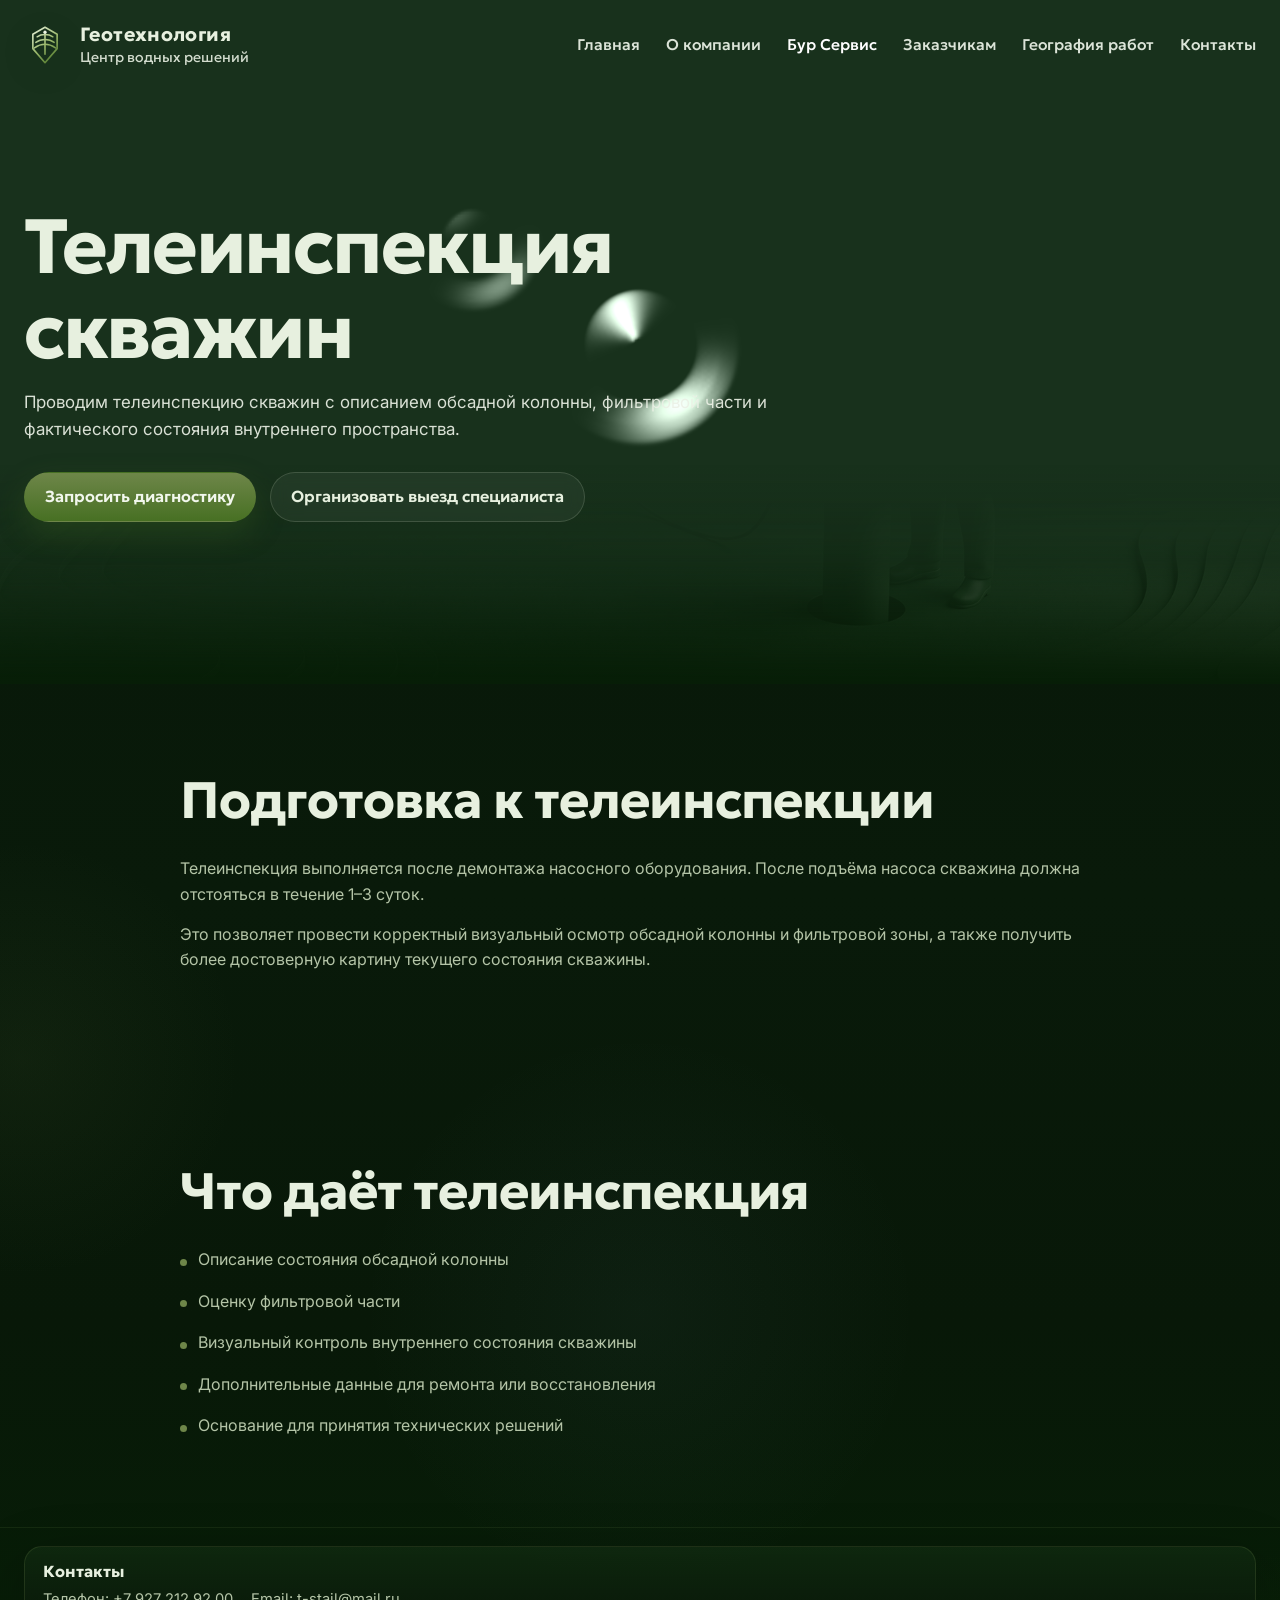
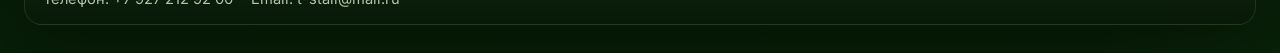
<file: bur-service/well-teleinspection/index.html>
﻿<!doctype html>
<html lang="ru">
<head>
    <meta charset="utf-8" />
    <meta name="viewport" content="width=device-width, initial-scale=1" />
    <title>Телеинспекция скважин</title>
    <meta name='description' content='Телеинспекция скважин с обследованием обсадной колонны и фильтровой части.' />
    <link rel='stylesheet' href='../../assets/css/styles.css' />
</head>
<body class='page page-bur_service_teleinspection' data-request-href='../../contacts/index.html#request'>
    <header class='site-header'>
        <div class='container site-header__inner'>
            <a class='brand' href='../../index.html'>
                <span class='brand__name'>Геотехнология</span>
                <span class='brand__tag'>Центр водных решений</span>
            </a>
            <button class='nav-toggle' type='button' aria-label='Open menu' data-nav-toggle>
                <span></span><span></span><span></span>
            </button>
            <nav class='site-nav' data-nav>
                <ul>
<li><a class='nav-link' href='../../index.html'>Главная</a></li>
<li><a class='nav-link' href='../../about/index.html'>О компании</a></li>
<li><a class='nav-link is-active' href='../../bur-service/index.html'>Бур Сервис</a></li>
<li><a class='nav-link' href='../../clients/index.html'>Заказчикам</a></li>
<li><a class='nav-link' href='../../geography/index.html'>География работ</a></li>
<li><a class='nav-link' href='../../contacts/index.html'>Контакты</a></li>
                </ul>
            </nav>
        </div>
    </header>
    <main>
<section id='bur_tel_hero' class='section hero hero--with-image'>
    <img class='hero__image' src='../../assets/images/pages/bur_service_teleinspection.png' alt='' aria-hidden='true' />
    <div class='hero__overlay'></div>
    <div class='container'>
        <div class='hero__content'>
            <h1>Телеинспекция скважин</h1>
            <p class='hero__subtitle'>Проводим телеинспекцию скважин с описанием обсадной колонны, фильтровой части и фактического состояния внутреннего пространства.</p>
            <div class='actions'><a class='btn btn--primary' href='#request'>Запросить диагностику</a><a class='btn btn--secondary' href='#request'>Организовать выезд специалиста</a></div>
            
        </div>
    </div>
</section>
<section id='bur_tel_text_1' class='section'>
    <div class='container narrow'>
        <div class='section-head'>
            <h2>Подготовка к телеинспекции</h2>
        </div>
        <div class='richtext'>
<p>Телеинспекция выполняется после демонтажа насосного оборудования. После подъёма насоса скважина должна отстояться в течение 1–3 суток.</p>
<p>Это позволяет провести корректный визуальный осмотр обсадной колонны и фильтровой зоны, а также получить более достоверную картину текущего состояния скважины.</p>
        </div>
    </div>
</section>
<section id='bur_tel_list_1' class='section'>
    <div class='container narrow'>
        <div class='section-head'>
            <h2>Что даёт телеинспекция</h2>
            
        </div>
        <ul class='bullet-list bullet-list--large'>
<li>Описание состояния обсадной колонны</li>
<li>Оценку фильтровой части</li>
<li>Визуальный контроль внутреннего состояния скважины</li>
<li>Дополнительные данные для ремонта или восстановления</li>
<li>Основание для принятия технических решений</li>
        </ul>
    </div>
</section>
    </main>
    <footer class='site-footer'>
        <div class='container site-footer__grid'>
            <div>
                <div class='brand brand--footer'>
                    <span class='brand__name'>Геотехнология</span>
                </div>
                <p class='footer-text'>Инженерные решения для водоснабжения, водоподготовки, очистных сооружений, бурения и сервисного сопровождения.</p>
            </div>
            <div>
                <h3>&#1053;&#1072;&#1074;&#1080;&#1075;&#1072;&#1094;&#1080;&#1103;</h3>
                <ul class='footer-list'>
<li><a class='nav-link' href='../../index.html'>Главная</a></li>
<li><a class='nav-link' href='../../about/index.html'>О компании</a></li>
<li><a class='nav-link is-active' href='../../bur-service/index.html'>Бур Сервис</a></li>
<li><a class='nav-link' href='../../clients/index.html'>Заказчикам</a></li>
<li><a class='nav-link' href='../../geography/index.html'>География работ</a></li>
<li><a class='nav-link' href='../../contacts/index.html'>Контакты</a></li>
                </ul>
            </div>
            <div>
                <h3>&#1050;&#1086;&#1085;&#1090;&#1072;&#1082;&#1090;&#1099;</h3>
                <ul class='footer-list'>
<li>&#1058;&#1077;&#1083;&#1077;&#1092;&#1086;&#1085;: +7 927 212 92 00</li>
<li>Email: t-stail@mail.ru</li>
                </ul>
            </div>
        </div>
    </footer>
    <script src='../../assets/js/site.js'></script>
</body>
</html>
</file>
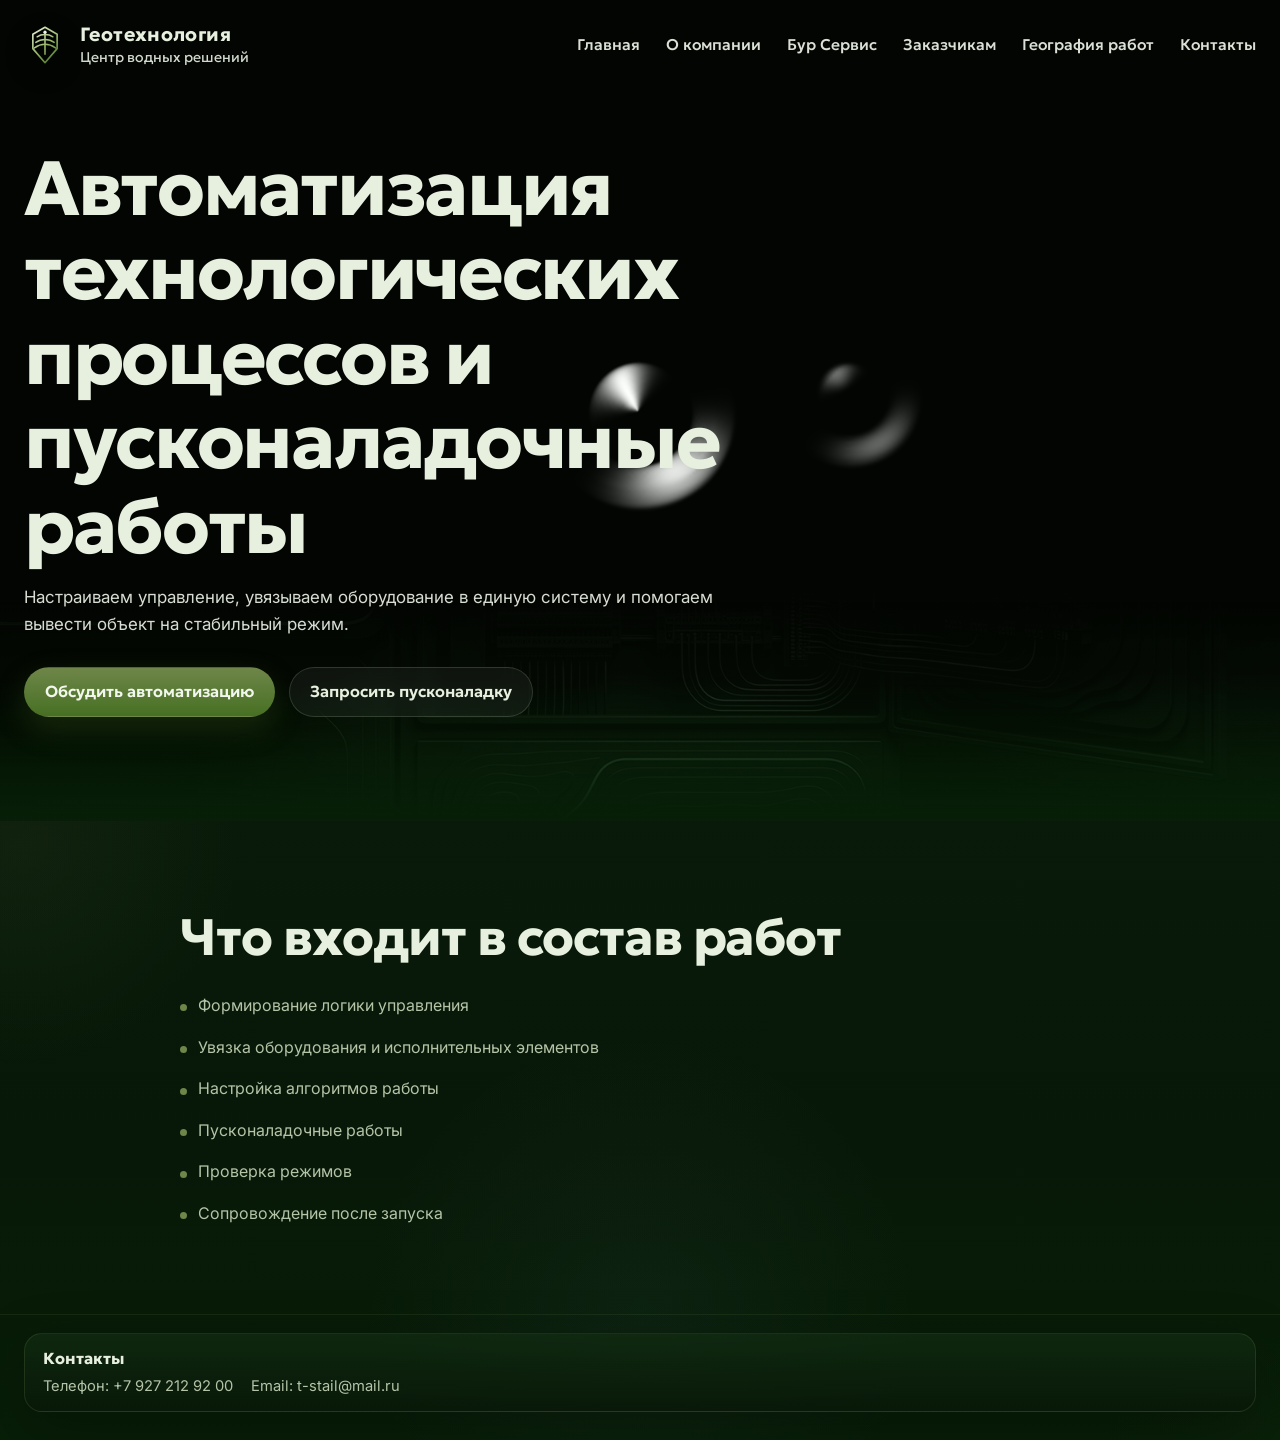
<file: services/automation-and-commissioning/index.html>
﻿<!doctype html>
<html lang="ru">
<head>
    <meta charset="utf-8" />
    <meta name="viewport" content="width=device-width, initial-scale=1" />
    <title>Автоматизация и пусконаладочные работы</title>
    <meta name='description' content='Автоматизация технологических процессов и пусконаладка.' />
    <link rel='stylesheet' href='../../assets/css/styles.css' />
</head>
<body class='page page-service_automation' data-request-href='../../contacts/index.html#request'>
    <header class='site-header'>
        <div class='container site-header__inner'>
            <a class='brand' href='../../index.html'>
                <span class='brand__name'>Геотехнология</span>
                <span class='brand__tag'>Центр водных решений</span>
            </a>
            <button class='nav-toggle' type='button' aria-label='Open menu' data-nav-toggle>
                <span></span><span></span><span></span>
            </button>
            <nav class='site-nav' data-nav>
                <ul>
<li><a class='nav-link' href='../../index.html'>Главная</a></li>
<li><a class='nav-link' href='../../about/index.html'>О компании</a></li>
<li><a class='nav-link' href='../../bur-service/index.html'>Бур Сервис</a></li>
<li><a class='nav-link' href='../../clients/index.html'>Заказчикам</a></li>
<li><a class='nav-link' href='../../geography/index.html'>География работ</a></li>
<li><a class='nav-link' href='../../contacts/index.html'>Контакты</a></li>
                </ul>
            </nav>
        </div>
    </header>
    <main>
<section id='auto_hero' class='section hero hero--with-image'>
    <img class='hero__image' src='../../assets/images/pages/service_automation.png' alt='' aria-hidden='true' />
    <div class='hero__overlay'></div>
    <div class='container'>
        <div class='hero__content'>
            <h1>Автоматизация технологических процессов и пусконаладочные работы</h1>
            <p class='hero__subtitle'>Настраиваем управление, увязываем оборудование в единую систему и помогаем вывести объект на стабильный режим.</p>
            <div class='actions'><a class='btn btn--primary' href='#request'>Обсудить автоматизацию</a><a class='btn btn--secondary' href='#request'>Запросить пусконаладку</a></div>
            
        </div>
    </div>
</section>
<section id='auto_list_1' class='section'>
    <div class='container narrow'>
        <div class='section-head'>
            <h2>Что входит в состав работ</h2>
            
        </div>
        <ul class='bullet-list bullet-list--large'>
<li>Формирование логики управления</li>
<li>Увязка оборудования и исполнительных элементов</li>
<li>Настройка алгоритмов работы</li>
<li>Пусконаладочные работы</li>
<li>Проверка режимов</li>
<li>Сопровождение после запуска</li>
        </ul>
    </div>
</section>
    </main>
    <footer class='site-footer'>
        <div class='container site-footer__grid'>
            <div>
                <div class='brand brand--footer'>
                    <span class='brand__name'>Геотехнология</span>
                </div>
                <p class='footer-text'>Инженерные решения для водоснабжения, водоподготовки, очистных сооружений, бурения и сервисного сопровождения.</p>
            </div>
            <div>
                <h3>&#1053;&#1072;&#1074;&#1080;&#1075;&#1072;&#1094;&#1080;&#1103;</h3>
                <ul class='footer-list'>
<li><a class='nav-link' href='../../index.html'>Главная</a></li>
<li><a class='nav-link' href='../../about/index.html'>О компании</a></li>
<li><a class='nav-link' href='../../bur-service/index.html'>Бур Сервис</a></li>
<li><a class='nav-link' href='../../clients/index.html'>Заказчикам</a></li>
<li><a class='nav-link' href='../../geography/index.html'>География работ</a></li>
<li><a class='nav-link' href='../../contacts/index.html'>Контакты</a></li>
                </ul>
            </div>
            <div>
                <h3>&#1050;&#1086;&#1085;&#1090;&#1072;&#1082;&#1090;&#1099;</h3>
                <ul class='footer-list'>
<li>&#1058;&#1077;&#1083;&#1077;&#1092;&#1086;&#1085;: +7 927 212 92 00</li>
<li>Email: t-stail@mail.ru</li>
                </ul>
            </div>
        </div>
    </footer>
    <script src='../../assets/js/site.js'></script>
</body>
</html>
</file>
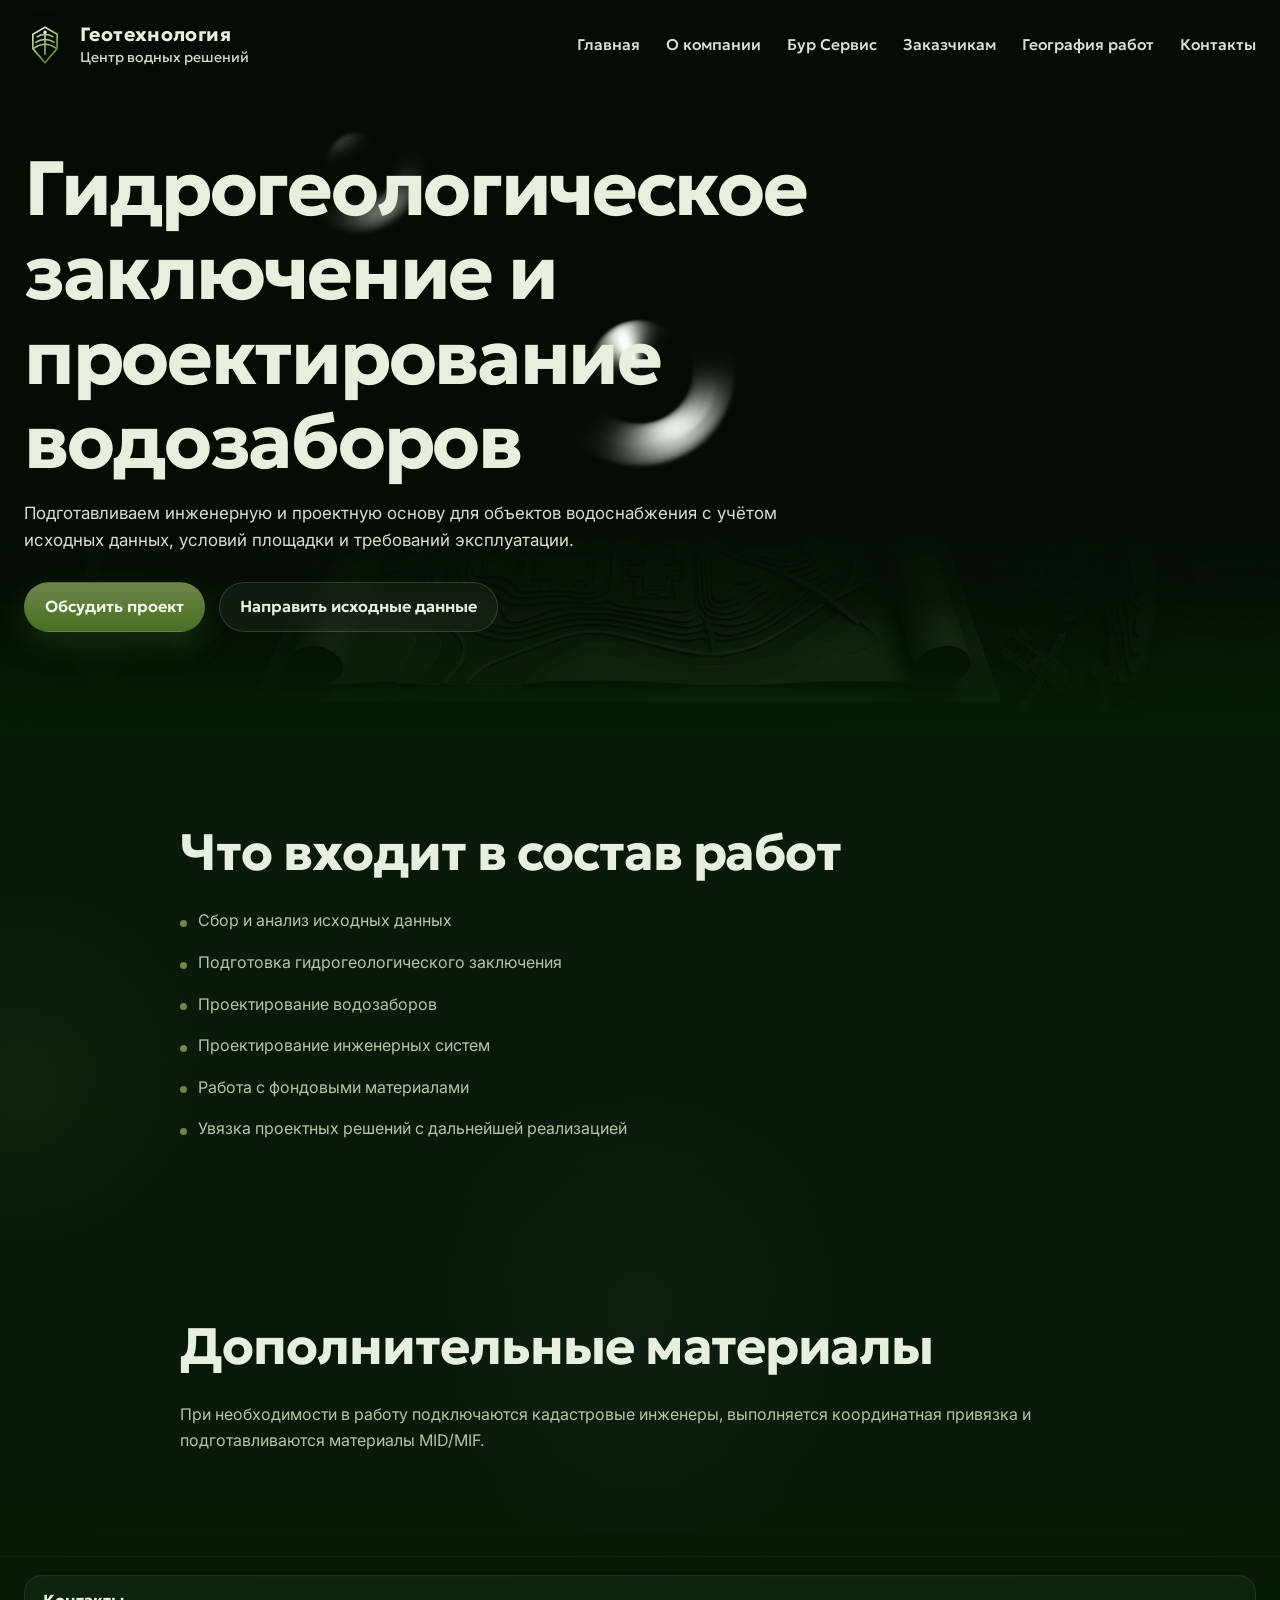
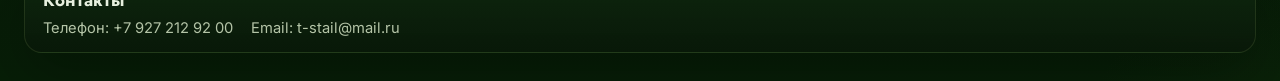
<file: services/hydrogeology-and-design/index.html>
﻿<!doctype html>
<html lang="ru">
<head>
    <meta charset="utf-8" />
    <meta name="viewport" content="width=device-width, initial-scale=1" />
    <title>Гидрогеологическое заключение и проектирование водозаборов</title>
    <meta name='description' content='Гидрогеологическое заключение, проектирование водозаборов и инженерных систем.' />
    <link rel='stylesheet' href='../../assets/css/styles.css' />
</head>
<body class='page page-service_hydrogeology' data-request-href='../../contacts/index.html#request'>
    <header class='site-header'>
        <div class='container site-header__inner'>
            <a class='brand' href='../../index.html'>
                <span class='brand__name'>Геотехнология</span>
                <span class='brand__tag'>Центр водных решений</span>
            </a>
            <button class='nav-toggle' type='button' aria-label='Open menu' data-nav-toggle>
                <span></span><span></span><span></span>
            </button>
            <nav class='site-nav' data-nav>
                <ul>
<li><a class='nav-link' href='../../index.html'>Главная</a></li>
<li><a class='nav-link' href='../../about/index.html'>О компании</a></li>
<li><a class='nav-link' href='../../bur-service/index.html'>Бур Сервис</a></li>
<li><a class='nav-link' href='../../clients/index.html'>Заказчикам</a></li>
<li><a class='nav-link' href='../../geography/index.html'>География работ</a></li>
<li><a class='nav-link' href='../../contacts/index.html'>Контакты</a></li>
                </ul>
            </nav>
        </div>
    </header>
    <main>
<section id='hydro_hero' class='section hero hero--with-image'>
    <img class='hero__image' src='../../assets/images/pages/service_hydrogeology.png' alt='' aria-hidden='true' />
    <div class='hero__overlay'></div>
    <div class='container'>
        <div class='hero__content'>
            <h1>Гидрогеологическое заключение и проектирование водозаборов</h1>
            <p class='hero__subtitle'>Подготавливаем инженерную и проектную основу для объектов водоснабжения с учётом исходных данных, условий площадки и требований эксплуатации.</p>
            <div class='actions'><a class='btn btn--primary' href='#request'>Обсудить проект</a><a class='btn btn--secondary' href='#request'>Направить исходные данные</a></div>
            
        </div>
    </div>
</section>
<section id='hydro_list_1' class='section'>
    <div class='container narrow'>
        <div class='section-head'>
            <h2>Что входит в состав работ</h2>
            
        </div>
        <ul class='bullet-list bullet-list--large'>
<li>Сбор и анализ исходных данных</li>
<li>Подготовка гидрогеологического заключения</li>
<li>Проектирование водозаборов</li>
<li>Проектирование инженерных систем</li>
<li>Работа с фондовыми материалами</li>
<li>Увязка проектных решений с дальнейшей реализацией</li>
        </ul>
    </div>
</section>
<section id='hydro_text_1' class='section'>
    <div class='container narrow'>
        <div class='section-head'>
            <h2>Дополнительные материалы</h2>
        </div>
        <div class='richtext'>
<p>При необходимости в работу подключаются кадастровые инженеры, выполняется координатная привязка и подготавливаются материалы MID/MIF.</p>
        </div>
    </div>
</section>
    </main>
    <footer class='site-footer'>
        <div class='container site-footer__grid'>
            <div>
                <div class='brand brand--footer'>
                    <span class='brand__name'>Геотехнология</span>
                </div>
                <p class='footer-text'>Инженерные решения для водоснабжения, водоподготовки, очистных сооружений, бурения и сервисного сопровождения.</p>
            </div>
            <div>
                <h3>&#1053;&#1072;&#1074;&#1080;&#1075;&#1072;&#1094;&#1080;&#1103;</h3>
                <ul class='footer-list'>
<li><a class='nav-link' href='../../index.html'>Главная</a></li>
<li><a class='nav-link' href='../../about/index.html'>О компании</a></li>
<li><a class='nav-link' href='../../bur-service/index.html'>Бур Сервис</a></li>
<li><a class='nav-link' href='../../clients/index.html'>Заказчикам</a></li>
<li><a class='nav-link' href='../../geography/index.html'>География работ</a></li>
<li><a class='nav-link' href='../../contacts/index.html'>Контакты</a></li>
                </ul>
            </div>
            <div>
                <h3>&#1050;&#1086;&#1085;&#1090;&#1072;&#1082;&#1090;&#1099;</h3>
                <ul class='footer-list'>
<li>&#1058;&#1077;&#1083;&#1077;&#1092;&#1086;&#1085;: +7 927 212 92 00</li>
<li>Email: t-stail@mail.ru</li>
                </ul>
            </div>
        </div>
    </footer>
    <script src='../../assets/js/site.js'></script>
</body>
</html>
</file>
<file: assets/css/styles.css>
:root {
    --bg: #071E07;
    --bg-soft: #0D330E;
    --bg-soft-2: #102A10;
    --bg-card: rgba(15, 41, 15, 0.76);
    --bg-card-strong: rgba(9, 24, 9, 0.9);
    --text: #E7F0DF;
    --text-soft: #B4C4A7;
    --text-muted: #94A788;
    --line: rgba(110, 134, 73, 0.22);
    --line-strong: rgba(110, 134, 73, 0.32);
    --accent: #477023;
    --accent-2: #6E8649;
    --shadow: 0 20px 60px rgba(0, 0, 0, 0.28);
    --shadow-soft: 0 10px 30px rgba(0, 0, 0, 0.18);
    --radius: 22px;
    --radius-sm: 16px;
    --radius-xs: 12px;
    --container: 1240px;
    --container-narrow: 920px;
    --section-space: 88px;
    --header-height: 80px;
    --font-heading-safe: "Geologica", "Inter", Arial, sans-serif;
    --font-body-safe: "Inter", Arial, sans-serif;
}

*,
*::before,
*::after {
    box-sizing: border-box;
}

html {
    min-height: 100%;
    scroll-behavior: smooth;
    -webkit-text-size-adjust: 100%;
    background: var(--bg);
}

body {
    margin: 0;
    min-height: 100vh;
    position: relative;
    overflow-x: clip;
    isolation: isolate;
    font-family: var(--font-body-safe);
    color: var(--text);
    background: transparent;
    line-height: 1.6;
    text-rendering: optimizeLegibility;
}

body::before {
    content: "";
    position: absolute;
    inset: 0;
    z-index: -1;
    pointer-events: none;
    background-color: #071E07;
    background-image:
        radial-gradient(circle at 12% 8%, rgba(110, 134, 73, 0.12) 0%, transparent 26%),
        radial-gradient(circle at 88% 14%, rgba(71, 112, 35, 0.1) 0%, transparent 24%),
        radial-gradient(circle at 50% 40%, rgba(120, 170, 190, 0.05) 0%, transparent 26%),
        radial-gradient(circle at 18% 74%, rgba(110, 134, 73, 0.08) 0%, transparent 22%),
        radial-gradient(circle at 82% 96%, rgba(71, 112, 35, 0.07) 0%, transparent 20%),
        linear-gradient(180deg, #071E07 0%, #081808 26%, #091A0A 54%, #081808 80%, #071E07 100%);
    background-repeat: no-repeat, no-repeat, no-repeat, no-repeat, no-repeat, no-repeat;
    background-size:
        980px 980px,
        900px 900px,
        1380px 1380px,
        900px 900px,
        760px 760px,
        100% 100%;
    background-position:
        top -150px left -160px,
        top 160px right -160px,
        top 760px center,
        bottom 360px left -140px,
        bottom -120px right -120px,
        top left;
}

main,
.site,
.site-shell,
.page,
.page-shell,
.layout,
.wrapper,
.app,
#app {
    background: transparent !important;
    background-attachment: scroll !important;
}

a {
    color: inherit;
    text-decoration: none;
}

button,
input,
textarea,
select {
    font: inherit;
}

img {
    max-width: 100%;
    display: block;
}

.container {
    width: min(calc(100% - 48px), var(--container));
    margin: 0 auto;
}

.narrow {
    width: min(calc(100% - 48px), var(--container-narrow));
    margin: 0 auto;
}

h1,
h2,
h3,
h4,
h5,
h6,
.brand__name,
.brand__tag,
.nav-link,
.btn {
    font-family: var(--font-heading-safe);
}

/* ===== Header ===== */

.site-header {
    position: fixed;
    top: 0;
    left: 0;
    right: 0;
    z-index: 60;
    background: transparent;
    border-bottom: 1px solid transparent;
    backdrop-filter: none;
    box-shadow: none;
    transition:
        background 0.25s ease,
        border-color 0.25s ease,
        backdrop-filter 0.25s ease,
        box-shadow 0.25s ease;
}

.site-header.is-scrolled {
    background: rgba(7, 24, 7, 0.34);
    border-bottom-color: rgba(215, 228, 203, 0.12);
    backdrop-filter: blur(14px);
    box-shadow: 0 10px 28px rgba(0, 0, 0, 0.14);
}

.site-header__inner {
    position: relative;
    display: flex;
    align-items: center;
    justify-content: space-between;
    gap: 24px;
    min-height: 90px;
}

.brand {
    display: inline-flex;
    flex-direction: column;
    gap: 4px;
    min-width: 0;
}

.brand__name {
    font-size: 1.2rem;
    font-weight: 700;
    letter-spacing: 0.02em;
    line-height: 1.12;
}

.brand__tag {
    color: rgba(232, 240, 226, 0.9);
    font-size: 0.88rem;
    line-height: 1.12;
}

.site-header .brand.brand--with-logo {
    display: inline-flex;
    flex-direction: row;
    align-items: center;
    gap: 14px;
}

.site-header .brand__logo {
    width: 42px;
    height: 42px;
    flex: 0 0 auto;
    object-fit: contain;
    object-position: center;
    filter: drop-shadow(0 10px 18px rgba(0, 0, 0, 0.16));
}

.site-header .brand__text {
    display: flex;
    flex-direction: column;
    gap: 4px;
    min-width: 0;
}

.site-nav ul,
.footer-list,
.bullet-list,
.hero-tags {
    margin: 0;
    padding: 0;
    list-style: none;
}

.site-nav ul {
    display: flex;
    align-items: center;
    gap: 26px;
}

.nav-link {
    position: relative;
    font-size: 0.97rem;
    font-weight: 500;
    color: rgba(237, 243, 232, 0.92);
    transition: color 0.2s ease, opacity 0.2s ease;
}

.nav-link:hover,
.nav-link.is-active {
    color: #ffffff;
}

.nav-toggle {
    display: none;
    width: 44px;
    height: 44px;
    border: 1px solid var(--line);
    background: transparent;
    border-radius: 12px;
    cursor: pointer;
    padding: 10px;
    flex: 0 0 auto;
}

.nav-toggle span {
    display: block;
    width: 100%;
    height: 2px;
    background: var(--text);
    margin: 5px 0;
    border-radius: 2px;
}

/* ===== Sections ===== */

.section {
    padding: var(--section-space) 0;
}

.section-head {
    margin-bottom: 28px;
}

.section-head h2,
.hero h1,
.form-card h3,
.cta-box h2 {
    margin: 0 0 14px;
    line-height: 1.1;
    font-weight: 700;
    letter-spacing: -0.02em;
}

.section-head h2,
.cta-box h2 {
    font-size: clamp(2.1rem, 4vw, 3.2rem);
}

.form-card h3 {
    font-size: clamp(1.45rem, 3vw, 2rem);
}

.section-head p,
.richtext p,
.cta-box p,
.form-card__head p,
.card p,
.info-card p,
.feature-card p,
.step-card p {
    margin: 0 0 14px;
    color: var(--text-soft);
}

/* ===== Hero ===== */

.hero {
    position: relative;
    overflow: hidden;
    min-height: 76vh;
    display: flex;
    align-items: center;
    padding: 146px 0 104px;
    border-bottom: 1px solid rgba(110, 134, 73, 0.14);
    background:
        radial-gradient(circle at top left, rgba(110, 134, 73, 0.08), transparent 30%),
        linear-gradient(180deg, rgba(9, 24, 9, 0.88), rgba(7, 30, 7, 0.96));
}

.hero__image {
    position: absolute;
    inset: 0;
    width: 100%;
    height: 100%;
    object-fit: cover;
    object-position: center;
    z-index: 0;
    pointer-events: none;
    filter: brightness(1.14) saturate(1.03) contrast(1.02);
    transform: scale(1.06);
    transition: opacity 0.25s ease;
}

.hero__overlay {
    position: absolute;
    inset: 0;
    z-index: 1;
    pointer-events: none;
    background:
        linear-gradient(90deg, rgba(7, 24, 7, 0.64) 0%, rgba(7, 24, 7, 0.42) 46%, rgba(7, 24, 7, 0.24) 100%),
        linear-gradient(180deg, rgba(255, 255, 255, 0.04), rgba(7, 20, 7, 0.22));
}

.hero::after {
    content: "";
    position: absolute;
    inset: auto 0 0 0;
    height: 160px;
    background: linear-gradient(180deg, transparent, rgba(7, 30, 7, 0.9));
    z-index: 1;
}

.hero > .container {
    position: relative;
    z-index: 2;
}

.hero__content {
    max-width: 820px;
}

.hero h1 {
    margin-bottom: 16px;
    font-size: clamp(3rem, 6vw, 5.8rem);
    max-width: 920px;
    letter-spacing: -0.03em;
}

.hero__subtitle {
    margin: 0;
    max-width: 760px;
    font-size: 1.06rem;
    color: rgba(234, 240, 229, 0.92);
}

.hero-tags {
    display: flex;
    flex-wrap: wrap;
    gap: 10px;
    margin-top: 24px;
}

.hero-tags li {
    padding: 10px 14px;
    border: 1px solid rgba(110, 134, 73, 0.16);
    border-radius: 999px;
    background: rgba(10, 29, 10, 0.45);
    color: var(--text-soft);
    font-size: 0.9rem;
    line-height: 1.2;
}

.page-home .hero-tags,
#home_hero .hero-tags,
[data-block-id="home_hero"] .hero-tags {
    display: none !important;
}

/* ===== Buttons ===== */

.actions {
    display: flex;
    flex-wrap: wrap;
    gap: 14px;
    margin-top: 28px;
}

.btn {
    display: inline-flex;
    align-items: center;
    justify-content: center;
    min-height: 50px;
    padding: 0 20px;
    border-radius: 999px;
    font-weight: 600;
    border: 1px solid transparent;
    transition:
        transform 0.2s ease,
        background 0.2s ease,
        border-color 0.2s ease,
        box-shadow 0.2s ease;
    text-align: center;
    white-space: nowrap;
}

.btn:hover {
    transform: translateY(-1px);
}

.btn--primary {
    background: linear-gradient(180deg, var(--accent-2), var(--accent));
    color: #f2f7ed;
    box-shadow: 0 12px 30px rgba(71, 112, 35, 0.28);
}

.btn--secondary {
    background: rgba(255, 255, 255, 0.05);
    color: var(--text);
    border-color: rgba(223, 236, 212, 0.16);
    backdrop-filter: blur(8px);
}

/* ===== Grids ===== */

.columns-grid,
.cards-grid,
.features-grid,
.steps-grid {
    display: grid;
    gap: 20px;
}

.columns-grid--2 {
    grid-template-columns: repeat(2, minmax(0, 1fr));
}

.cards-grid,
.features-grid {
    grid-template-columns: repeat(3, minmax(0, 1fr));
}

.steps-grid {
    grid-template-columns: repeat(2, minmax(0, 1fr));
}

/* ===== Panels ===== */

.card,
.info-card,
.feature-card,
.step-card,
.form-card,
.cta-box,
.site-footer__grid > div,
.geo-map__canvas-wrap,
.geo-map__panel,
.geo-embed__map,
.geo-embed__note {
    background:
        linear-gradient(180deg, rgba(17, 43, 17, 0.74), rgba(9, 24, 9, 0.9));
    border: 1px solid var(--line);
    border-radius: var(--radius);
    box-shadow: var(--shadow);
}

.card,
.info-card,
.feature-card,
.step-card {
    padding: 24px;
}

.card h3,
.info-card h3,
.feature-card h3,
.step-card h3,
.site-footer h3 {
    margin: 0 0 12px;
    font-size: 1.06rem;
    line-height: 1.25;
}

.card p:last-child,
.info-card p:last-child,
.feature-card p:last-child,
.step-card p:last-child {
    margin-bottom: 0;
}

.card__link {
    display: inline-block;
    margin-top: 12px;
    color: var(--accent-2);
    font-weight: 600;
}

/* ===== Home main two cards ===== */

#home_services .cards-grid,
[data-block-id="home_services"] .cards-grid,
.cards-grid--centered-two {
    grid-template-columns: repeat(2, minmax(340px, 470px));
    justify-content: center;
    align-items: stretch;
    gap: 24px;
}

#home_services .card,
[data-block-id="home_services"] .card,
.card--home-main {
    min-height: 100%;
    padding: 30px;
    border-radius: 24px;
}

#home_services .card h3,
[data-block-id="home_services"] .card h3,
.card--home-main h3 {
    font-size: 1.24rem;
    margin-bottom: 12px;
}

#home_services .card p,
[data-block-id="home_services"] .card p,
.card--home-main p {
    font-size: 1rem;
    max-width: 36ch;
}

/* ===== Media inside cards ===== */

.card.has-media,
.feature-card.has-media,
.site-footer__grid > div.has-footer-media {
    overflow: hidden;
}

.card-media,
.feature-media,
.footer-block__media {
    position: relative;
    overflow: hidden;
    background: rgba(8, 18, 8, 0.55);
    border-bottom: 1px solid rgba(147, 170, 115, 0.12);
    background-size: cover;
    background-position: center;
    background-repeat: no-repeat;
}

.card-media {
    margin: -24px -24px 18px;
    aspect-ratio: 16 / 10;
}

.feature-media,
.footer-block__media {
    margin: -24px -24px 18px;
    aspect-ratio: 16 / 9;
}

.card-media__img,
.feature-media__img,
.footer-block__image {
    position: absolute;
    inset: 0;
    display: block;
    width: 100%;
    height: 100%;
    object-fit: cover;
    object-position: center;
    transition: opacity 0.25s ease;
}

.card--home-main .card-media {
    margin: -30px -30px 20px;
    aspect-ratio: 16 / 9;
}

.feature-card.has-media h3,
.card.has-media h3,
.site-footer__grid > div.has-footer-media h3 {
    margin-top: 0;
}

/* ===== Lists ===== */

.bullet-list {
    display: grid;
    gap: 12px;
}

.bullet-list--large {
    gap: 16px;
}

.bullet-list li {
    position: relative;
    padding-left: 18px;
    color: var(--text-soft);
}

.bullet-list li::before {
    content: "";
    position: absolute;
    left: 0;
    top: 0.72em;
    width: 7px;
    height: 7px;
    border-radius: 50%;
    background: var(--accent-2);
}

.step-card__num {
    display: inline-flex;
    margin-bottom: 16px;
    color: var(--accent-2);
    font-size: 0.84rem;
    letter-spacing: 0.12em;
    text-transform: uppercase;
}

/* ===== CTA + compact forms ===== */

.section--cta .cta-box,
.cta-box--compact {
    padding: 18px;
    display: grid;
    grid-template-columns: minmax(0, 1fr) minmax(320px, 460px);
    gap: 18px;
    align-items: start;
}

.cta-box p {
    max-width: 56ch;
}

.form-card,
.form-card--compact {
    width: 100%;
    max-width: 760px;
    margin-inline: auto;
    padding: 16px;
    border-radius: 18px;
    box-shadow: var(--shadow-soft);
    background:
        linear-gradient(180deg, rgba(16, 39, 16, 0.88), rgba(10, 24, 10, 0.96));
}

.section--cta .cta-box .form-card,
.cta-box--compact .form-card,
.cta-box--compact .form-card--compact {
    max-width: none;
    margin-inline: 0;
}

.form-card__head {
    margin-bottom: 10px;
}

.form-card__head h3 {
    margin-bottom: 8px;
}

.form-card__head p {
    margin: 0;
    max-width: 44ch;
    font-size: 0.92rem;
}

.form-grid {
    display: grid;
    grid-template-columns: repeat(2, minmax(0, 1fr));
    gap: 12px;
    margin-top: 14px;
}

.form-field {
    display: flex;
    flex-direction: column;
    gap: 6px;
}

.form-field--full {
    grid-column: 1 / -1;
}

.form-field label {
    color: var(--text-soft);
    font-size: 0.88rem;
}

.form-field input,
.form-field textarea,
.form-field select {
    width: 100%;
    border: 1px solid rgba(110, 134, 73, 0.2);
    background: rgba(7, 20, 7, 0.82);
    color: var(--text);
    border-radius: 12px;
    padding: 12px 14px;
    outline: none;
    transition: border-color 0.2s ease, box-shadow 0.2s ease, background 0.2s ease;
}

.form-field input::placeholder,
.form-field textarea::placeholder {
    color: var(--text-muted);
}

.form-field input:focus,
.form-field textarea:focus,
.form-field select:focus {
    border-color: rgba(110, 134, 73, 0.45);
    box-shadow: 0 0 0 3px rgba(71, 112, 35, 0.12);
    background: rgba(8, 22, 8, 0.9);
}

.form-field textarea {
    min-height: 108px;
    resize: vertical;
}

.form-actions {
    margin-top: 14px;
}

.form-consent {
    margin: 8px 0 0;
    color: var(--text-soft);
    font-size: 0.82rem;
}

.form-status {
    margin-top: 10px;
    color: var(--text-soft);
    font-size: 0.9rem;
}

/* ===== Footer ===== */

.site-footer {
    padding: 18px 0 28px;
    border-top: 1px solid rgba(110, 134, 73, 0.14);
}

.site-footer__grid {
    display: grid;
    grid-template-columns: 1.2fr 0.8fr 0.8fr;
    gap: 16px;
}

.site-footer__grid > div {
    padding: 20px;
}

.brand--footer {
    margin-bottom: 14px;
}

.footer-text,
.footer-list li {
    color: var(--text-soft);
}

.footer-list {
    display: grid;
    gap: 10px;
}

.site-footer__grid--single {
    grid-template-columns: 1fr !important;
}

.site-footer__grid--single > div,
.site-footer__block--contacts-only {
    width: 100%;
    min-height: auto;
    padding: 14px 18px !important;
    border-radius: 18px;
}

.site-footer__block--contacts-only .footer-block__media,
.site-footer__grid--single .footer-block__media {
    display: none !important;
}

.site-footer__block--contacts-only .brand--footer {
    margin-bottom: 8px;
}

.site-footer__block--contacts-only h3,
.site-footer__grid--single h3 {
    margin-bottom: 8px;
    font-size: 1rem;
}

.site-footer__block--contacts-only .footer-list,
.site-footer__grid--single .footer-list {
    display: flex;
    flex-wrap: wrap;
    gap: 8px 18px;
    margin: 0;
}

.site-footer__block--contacts-only .footer-text,
.site-footer__grid--single .footer-text,
.site-footer__block--contacts-only .footer-list li,
.site-footer__grid--single .footer-list li {
    font-size: 0.92rem;
    line-height: 1.4;
}

/* ===== Clickable cards ===== */

.card.is-card-link {
    cursor: pointer;
    transition:
        transform 0.2s ease,
        border-color 0.2s ease,
        box-shadow 0.2s ease,
        background 0.2s ease;
}

.card.is-card-link:hover {
    transform: translateY(-4px);
    border-color: rgba(110, 134, 73, 0.4);
    box-shadow: 0 24px 70px rgba(0, 0, 0, 0.32);
}

.card.is-card-link:focus-visible {
    outline: 2px solid rgba(180, 196, 167, 0.85);
    outline-offset: 4px;
}

/* ===== Legacy geo map styles ===== */

.geo-map-section .section-head {
    margin-bottom: 26px;
}

.geo-map {
    display: grid;
    grid-template-columns: 1.15fr 0.85fr;
    gap: 24px;
    align-items: start;
}

.geo-map__canvas-wrap,
.geo-map__panel {
    border-radius: 22px;
}

.geo-map__canvas-wrap {
    padding: 18px;
}

.geo-map__canvas {
    position: relative;
    min-height: 560px;
    border-radius: 18px;
    overflow: hidden;
    background:
        radial-gradient(circle at 20% 20%, rgba(110, 134, 73, 0.12), transparent 26%),
        radial-gradient(circle at 80% 28%, rgba(71, 112, 35, 0.14), transparent 22%),
        linear-gradient(180deg, rgba(7, 30, 7, 0.94), rgba(10, 24, 10, 0.98));
    border: 1px solid rgba(110, 134, 73, 0.14);
}

.geo-map__shape {
    position: absolute;
    inset: 8% 7%;
    background:
        radial-gradient(circle at 18% 40%, rgba(110, 134, 73, 0.22), transparent 18%),
        radial-gradient(circle at 36% 25%, rgba(110, 134, 73, 0.24), transparent 16%),
        radial-gradient(circle at 53% 40%, rgba(110, 134, 73, 0.2), transparent 17%),
        radial-gradient(circle at 71% 30%, rgba(110, 134, 73, 0.18), transparent 19%),
        radial-gradient(circle at 84% 33%, rgba(110, 134, 73, 0.16), transparent 17%);
    opacity: 0.85;
    filter: blur(8px);
    pointer-events: none;
}

.geo-map__grid {
    position: absolute;
    inset: 0;
    background-image:
        linear-gradient(rgba(110, 134, 73, 0.05) 1px, transparent 1px),
        linear-gradient(90deg, rgba(110, 134, 73, 0.05) 1px, transparent 1px);
    background-size: 42px 42px;
    pointer-events: none;
}

.geo-map__point {
    position: absolute;
    transform: translate(-50%, -50%);
    border: none;
    border-radius: 999px;
    cursor: pointer;
    transition:
        transform 0.2s ease,
        box-shadow 0.2s ease,
        background 0.2s ease,
        border-color 0.2s ease;
    z-index: 2;
    line-height: 1.2;
}

.geo-map__point span {
    display: inline-block;
    white-space: nowrap;
    pointer-events: none;
}

.geo-map__point--region {
    padding: 8px 12px;
    background: rgba(12, 30, 12, 0.88);
    color: #dfe8d5;
    border: 1px solid rgba(110, 134, 73, 0.3);
    box-shadow: 0 10px 24px rgba(0, 0, 0, 0.24);
    font-size: 0.82rem;
}

.geo-map__point--office {
    padding: 10px 14px;
    background: linear-gradient(180deg, #6E8649, #477023);
    color: #f2f7ed;
    box-shadow: 0 12px 30px rgba(71, 112, 35, 0.32);
    font-size: 0.84rem;
    font-weight: 600;
}

.geo-map__point:hover,
.geo-map__point.is-active {
    transform: translate(-50%, -50%) scale(1.05);
}

.geo-map__point.is-active {
    box-shadow: 0 0 0 3px rgba(180, 196, 167, 0.16), 0 18px 40px rgba(0, 0, 0, 0.34);
}

.geo-map__legend {
    display: flex;
    flex-wrap: wrap;
    gap: 14px 18px;
    margin-top: 16px;
    color: #b4c4a7;
    font-size: 0.9rem;
}

.geo-map__legend span {
    display: inline-flex;
    align-items: center;
    gap: 8px;
}

.geo-map__legend-dot {
    width: 12px;
    height: 12px;
    border-radius: 50%;
    display: inline-block;
}

.geo-map__legend-dot--office {
    background: linear-gradient(180deg, #6E8649, #477023);
}

.geo-map__legend-dot--region {
    background: rgba(110, 134, 73, 0.85);
}

.geo-map__panel {
    padding: 22px;
    display: grid;
    gap: 20px;
}

.geo-map__details-card {
    padding: 20px;
    border-radius: 18px;
    background: rgba(7, 20, 7, 0.55);
    border: 1px solid rgba(110, 134, 73, 0.14);
}

.geo-map__label {
    display: inline-block;
    margin-bottom: 10px;
    color: #b4c4a7;
    font-size: 0.8rem;
    text-transform: uppercase;
    letter-spacing: 0.08em;
}

.geo-map__details-card h3 {
    margin: 0 0 10px;
    line-height: 1.2;
}

.geo-map__details-card p {
    margin: 0 0 10px;
    color: #b4c4a7;
}

.geo-map__details-subtitle {
    color: #dfe8d5 !important;
    font-weight: 600;
}

.geo-map__details-list {
    margin: 12px 0 0;
    padding: 0;
    list-style: none;
    display: grid;
    gap: 8px;
    color: #b4c4a7;
}

.geo-map__regions h3 {
    margin: 0 0 12px;
    font-size: 1rem;
}

.geo-map__regions-list {
    display: flex;
    flex-wrap: wrap;
    gap: 10px;
}

.geo-map__region-btn {
    border: 1px solid rgba(110, 134, 73, 0.24);
    background: rgba(9, 24, 9, 0.72);
    color: #dfe8d5;
    border-radius: 999px;
    padding: 10px 14px;
    cursor: pointer;
    transition:
        background 0.2s ease,
        transform 0.2s ease,
        border-color 0.2s ease;
}

.geo-map__region-btn:hover,
.geo-map__region-btn.is-active {
    background: rgba(71, 112, 35, 0.26);
    border-color: rgba(110, 134, 73, 0.48);
    transform: translateY(-1px);
}

/* ===== Yandex embed map ===== */

.geo-embed-section .section-head {
    margin-bottom: 26px;
}

.geo-embed {
    display: grid;
    grid-template-columns: 1.15fr 0.85fr;
    gap: 24px;
    align-items: start;
}

.geo-embed__map {
    padding: 16px;
}

.geo-embed__map iframe {
    width: 100%;
    height: 520px;
    border: 0;
    display: block;
    border-radius: 18px;
}

.geo-embed__note {
    padding: 24px;
}

.geo-embed__note h3 {
    margin: 0 0 14px;
}

/* ===== Safe jquery.ripples integration ===== */

.hero,
.card-media,
.feature-media,
.footer-block__media,
.card,
.feature-card,
.info-card,
.step-card,
.form-card,
.cta-box,
.site-footer__grid > div,
.geo-embed__map,
.geo-embed__note,
.geo-map__canvas-wrap,
.geo-map__panel {
    position: relative;
}

.hero,
.card-media,
.feature-media,
.footer-block__media {
    overflow: hidden;
}

.hero__image,
.card-media__img,
.feature-media__img,
.footer-block__image {
    position: absolute;
    inset: 0;
    width: 100%;
    height: 100%;
    object-fit: cover;
    object-position: center;
    z-index: 0;
    opacity: 1 !important;
    transition: none !important;
}

/* Canvas поверх изображений */
.hero.jquery-ripples canvas,
.card-media.jquery-ripples canvas,
.feature-media.jquery-ripples canvas,
.footer-block__media.jquery-ripples canvas {
    position: absolute !important;
    inset: 0;
    width: 100% !important;
    height: 100% !important;
    display: block;
    z-index: 1 !important;
    pointer-events: none;
    border-radius: inherit;
}

/* Canvas под текстом на обычных блоках */
.card.jquery-ripples canvas,
.feature-card.jquery-ripples canvas,
.info-card.jquery-ripples canvas,
.step-card.jquery-ripples canvas,
.form-card.jquery-ripples canvas,
.cta-box.jquery-ripples canvas,
.site-footer__grid > div.jquery-ripples canvas,
.geo-embed__map.jquery-ripples canvas,
.geo-embed__note.jquery-ripples canvas,
.geo-map__canvas-wrap.jquery-ripples canvas,
.geo-map__panel.jquery-ripples canvas {
    position: absolute !important;
    inset: 0;
    width: 100% !important;
    height: 100% !important;
    display: block;
    z-index: 0 !important;
    pointer-events: none;
    border-radius: inherit;
}

/* Контент выше canvas */
.card.jquery-ripples > *,
.feature-card.jquery-ripples > *,
.info-card.jquery-ripples > *,
.step-card.jquery-ripples > *,
.form-card.jquery-ripples > *,
.cta-box.jquery-ripples > *,
.site-footer__grid > div.jquery-ripples > *,
.geo-embed__map.jquery-ripples > *,
.geo-embed__note.jquery-ripples > *,
.geo-map__canvas-wrap.jquery-ripples > *,
.geo-map__panel.jquery-ripples > * {
    position: relative;
    z-index: 2;
}

/* Hero-контент и оверлей выше ripple */
.hero__overlay,
.hero > .container {
    position: relative;
    z-index: 2;
}

/* КЛЮЧЕВОЕ: больше не скрываем исходные картинки */
.hero.is-ripples-active > .hero__image,
.card-media.is-ripples-active > .card-media__img,
.feature-media.is-ripples-active > .feature-media__img,
.footer-block__media.is-ripples-active > .footer-block__image {
    opacity: 1 !important;
}

/* ===== Responsive ===== */

@media (max-width: 1200px) {
    .cards-grid,
    .features-grid {
        grid-template-columns: repeat(2, minmax(0, 1fr));
    }

    .hero {
        min-height: 66vh;
    }

    .hero h1 {
        font-size: clamp(2.6rem, 6vw, 4.6rem);
    }
}

@media (max-width: 1180px) {
    .geo-map,
    .geo-embed {
        grid-template-columns: 1fr;
    }
}

@media (max-width: 1080px) {
    .section--cta .cta-box,
    .cta-box--compact,
    .site-footer__grid,
    .columns-grid--2,
    .steps-grid {
        grid-template-columns: 1fr;
    }

    .hero {
        padding: 122px 0 88px;
        min-height: auto;
    }

    .site-footer__grid > div {
        box-shadow: var(--shadow-soft);
    }

    .geo-embed__map iframe {
        height: 430px;
    }
}

@media (max-width: 920px) {
    #home_services .cards-grid,
    [data-block-id="home_services"] .cards-grid,
    .cards-grid--centered-two {
        grid-template-columns: 1fr;
    }

    .card--home-main,
    #home_services .card,
    [data-block-id="home_services"] .card {
        padding: 26px;
    }

    .card--home-main .card-media,
    #home_services .card .card-media,
    [data-block-id="home_services"] .card .card-media {
        margin: -26px -26px 18px;
    }

    .site-footer__block--contacts-only .footer-list,
    .site-footer__grid--single .footer-list {
        gap: 8px 16px;
    }
}

@media (max-width: 860px) {
    :root {
        --section-space: 72px;
    }

    .container,
    .narrow {
        width: min(calc(100% - 32px), var(--container));
    }

    .site-header__inner {
        gap: 14px;
        min-height: 80px;
    }

    .site-header.is-scrolled {
        background: rgba(7, 24, 7, 0.56);
    }

    .site-header .brand.brand--with-logo {
        gap: 12px;
    }

    .site-header .brand__logo {
        width: 36px;
        height: 36px;
    }

    .brand__name,
    .site-header .brand.brand--with-logo .brand__name {
        font-size: 1.08rem;
    }

    .brand__tag,
    .site-header .brand.brand--with-logo .brand__tag {
        font-size: 0.8rem;
    }

    .nav-toggle {
        display: inline-block;
    }

    .site-nav {
        position: absolute;
        top: calc(100% - 2px);
        left: 16px;
        right: 16px;
        background: rgba(8, 22, 8, 0.9);
        border: 1px solid rgba(180, 196, 167, 0.12);
        border-radius: 20px;
        padding: 18px;
        box-shadow: var(--shadow);
        backdrop-filter: blur(16px);
        display: none;
    }

    .site-nav.is-open {
        display: block;
    }

    .site-nav ul {
        flex-direction: column;
        align-items: flex-start;
        gap: 14px;
    }

    .nav-link {
        display: block;
        width: 100%;
        padding: 4px 0;
    }

    .hero {
        padding: 112px 0 72px;
    }

    .hero h1 {
        font-size: clamp(2.4rem, 7vw, 4rem);
    }

    .hero__subtitle {
        font-size: 1rem;
        max-width: 100%;
    }

    .cards-grid,
    .features-grid,
    .form-grid {
        grid-template-columns: 1fr;
    }

    .card,
    .info-card,
    .feature-card,
    .step-card,
    .form-card,
    .cta-box,
    .site-footer__grid > div,
    .geo-map__canvas-wrap,
    .geo-map__panel,
    .geo-embed__map,
    .geo-embed__note {
        border-radius: 18px;
    }

    .card,
    .info-card,
    .feature-card,
    .step-card {
        padding: 22px;
    }

    .card-media {
        margin: -22px -22px 16px;
    }

    .feature-media,
    .footer-block__media {
        margin: -22px -22px 16px;
    }

    .section--cta .cta-box,
    .cta-box--compact {
        padding: 18px;
        gap: 18px;
    }

    .form-card,
    .form-card--compact {
        padding: 15px;
    }

    .geo-map__canvas {
        min-height: 460px;
    }

    .geo-map__point--region {
        font-size: 0.76rem;
        padding: 7px 10px;
    }

    .geo-map__point--office {
        font-size: 0.78rem;
        padding: 8px 11px;
    }
}

@media (max-width: 640px) {
    :root {
        --section-space: 56px;
    }

    .site-header__inner {
        min-height: 74px;
    }

    .site-header .brand.brand--with-logo {
        gap: 10px;
    }

    .site-header .brand__logo {
        width: 32px;
        height: 32px;
    }

    .brand__name,
    .site-header .brand.brand--with-logo .brand__name {
        font-size: 1rem;
    }

    .brand__tag,
    .site-header .brand.brand--with-logo .brand__tag {
        font-size: 0.76rem;
    }

    .hero {
        padding: 102px 0 56px;
    }

    .hero h1 {
        margin-bottom: 14px;
        font-size: clamp(2.1rem, 8vw, 3.1rem);
        line-height: 1.08;
    }

    .hero__subtitle {
        font-size: 0.98rem;
    }

    .hero-tags {
        gap: 8px;
        margin-top: 18px;
    }

    .hero-tags li {
        padding: 8px 12px;
        font-size: 0.84rem;
    }

    .actions {
        flex-direction: column;
        align-items: stretch;
        gap: 12px;
        margin-top: 22px;
    }

    .actions .btn {
        width: 100%;
        min-height: 48px;
        white-space: normal;
    }

    .section-head {
        margin-bottom: 20px;
    }

    .section-head h2,
    .cta-box h2 {
        margin-bottom: 12px;
        font-size: clamp(1.55rem, 6vw, 2rem);
    }

    .form-card h3 {
        font-size: clamp(1.3rem, 5.2vw, 1.7rem);
    }

    .card h3,
    .info-card h3,
    .feature-card h3,
    .step-card h3,
    .site-footer h3 {
        font-size: 1rem;
    }

    .card,
    .info-card,
    .feature-card,
    .step-card {
        padding: 18px;
    }

    .card-media {
        margin: -18px -18px 14px;
    }

    .feature-media,
    .footer-block__media {
        margin: -18px -18px 14px;
    }

    .card--home-main,
    #home_services .card,
    [data-block-id="home_services"] .card {
        padding: 20px;
    }

    .card--home-main .card-media,
    #home_services .card .card-media,
    [data-block-id="home_services"] .card .card-media {
        margin: -20px -20px 14px;
    }

    .section--cta .cta-box,
    .cta-box--compact {
        padding: 16px;
        gap: 16px;
    }

    .form-card,
    .form-card--compact {
        padding: 14px;
    }

    .form-field input,
    .form-field textarea,
    .form-field select {
        font-size: 16px;
    }

    .form-field textarea {
        min-height: 94px;
    }

    .site-footer {
        padding: 16px 0 22px;
    }

    .site-footer__grid > div {
        padding: 18px;
    }

    .site-footer__grid--single > div,
    .site-footer__block--contacts-only {
        padding: 12px 14px !important;
        border-radius: 16px;
    }

    .site-footer__block--contacts-only .footer-list,
    .site-footer__grid--single .footer-list {
        display: grid;
        gap: 6px;
    }

    .geo-map__canvas-wrap,
    .geo-map__panel,
    .geo-embed__map,
    .geo-embed__note {
        border-radius: 18px;
    }

    .geo-map__canvas-wrap,
    .geo-embed__map {
        padding: 14px;
    }

    .geo-map__panel,
    .geo-embed__note {
        padding: 18px;
    }

    .geo-map__canvas {
        min-height: 400px;
    }

    .geo-embed__map iframe {
        height: 360px;
        border-radius: 16px;
    }

    .geo-map__point span {
        white-space: normal;
        max-width: 110px;
    }

    .geo-map__point--region {
        font-size: 0.72rem;
        padding: 6px 8px;
    }

    .geo-map__point--office {
        font-size: 0.74rem;
        padding: 7px 9px;
    }
}

@media (max-width: 480px) {
    .container,
    .narrow {
        width: min(calc(100% - 24px), var(--container));
    }

    .site-nav {
        left: 12px;
        right: 12px;
        padding: 16px;
        border-radius: 16px;
    }

    .hero {
        padding: 96px 0 48px;
    }

    .hero::after {
        height: 110px;
    }

    .hero h1 {
        font-size: clamp(1.95rem, 8vw, 2.6rem);
    }

    .hero-tags li:nth-child(n + 5) {
        display: none;
    }

    .bullet-list li {
        padding-left: 16px;
    }

    .step-card__num {
        margin-bottom: 12px;
    }

    .geo-map__canvas {
        min-height: 360px;
    }

    .geo-map__point span {
        max-width: 86px;
    }

    .geo-map__legend {
        font-size: 0.84rem;
    }

    .geo-map__region-btn {
        width: 100%;
        justify-content: center;
        text-align: center;
    }
}

@media (prefers-reduced-motion: reduce) {
    html {
        scroll-behavior: auto;
    }

    *,
    *::before,
    *::after {
        animation: none !important;
        transition: none !important;
    }
}
/* ===== Мягкий переход между изображением и фоном ===== */

.card-media,
.feature-media,
.footer-block__media {
    border-bottom: none !important;
    position: relative;
    overflow: hidden;
}

.card-media::after,
.feature-media::after,
.footer-block__media::after {
    content: "";
    position: absolute;
    left: 0;
    right: 0;
    bottom: 0;
    height: 56px;
    pointer-events: none;
    z-index: 2;
    background: linear-gradient(
        180deg,
        rgba(7, 30, 7, 0) 0%,
        rgba(7, 30, 7, 0.14) 42%,
        rgba(7, 30, 7, 0.38) 72%,
        rgba(7, 30, 7, 0.72) 100%
    );
}
/* ===== Плавный переход hero desktop-изображения в основной фон ===== */

.hero {
    border-bottom: none !important;
    background:
        radial-gradient(circle at top left, rgba(110, 134, 73, 0.08), transparent 30%),
        linear-gradient(180deg, rgba(9, 24, 9, 0.88) 0%, rgba(7, 30, 7, 0.96) 72%, #071E07 100%) !important;
}

.hero::after {
    content: "";
    position: absolute;
    inset: auto 0 0 0;
    height: 220px !important;
    background: linear-gradient(
        180deg,
        rgba(7, 30, 7, 0) 0%,
        rgba(7, 30, 7, 0.16) 34%,
        rgba(7, 30, 7, 0.42) 58%,
        rgba(7, 30, 7, 0.72) 78%,
        #071E07 100%
    ) !important;
    z-index: 1;
    pointer-events: none;
}

.hero__image,
.hero.jquery-ripples canvas {
    -webkit-mask-image: linear-gradient(
        to bottom,
        rgba(0, 0, 0, 1) 0%,
        rgba(0, 0, 0, 1) 72%,
        rgba(0, 0, 0, 0.92) 82%,
        rgba(0, 0, 0, 0.55) 92%,
        rgba(0, 0, 0, 0) 100%
    );
    mask-image: linear-gradient(
        to bottom,
        rgba(0, 0, 0, 1) 0%,
        rgba(0, 0, 0, 1) 72%,
        rgba(0, 0, 0, 0.92) 82%,
        rgba(0, 0, 0, 0.55) 92%,
        rgba(0, 0, 0, 0) 100%
    );
}
</file>
